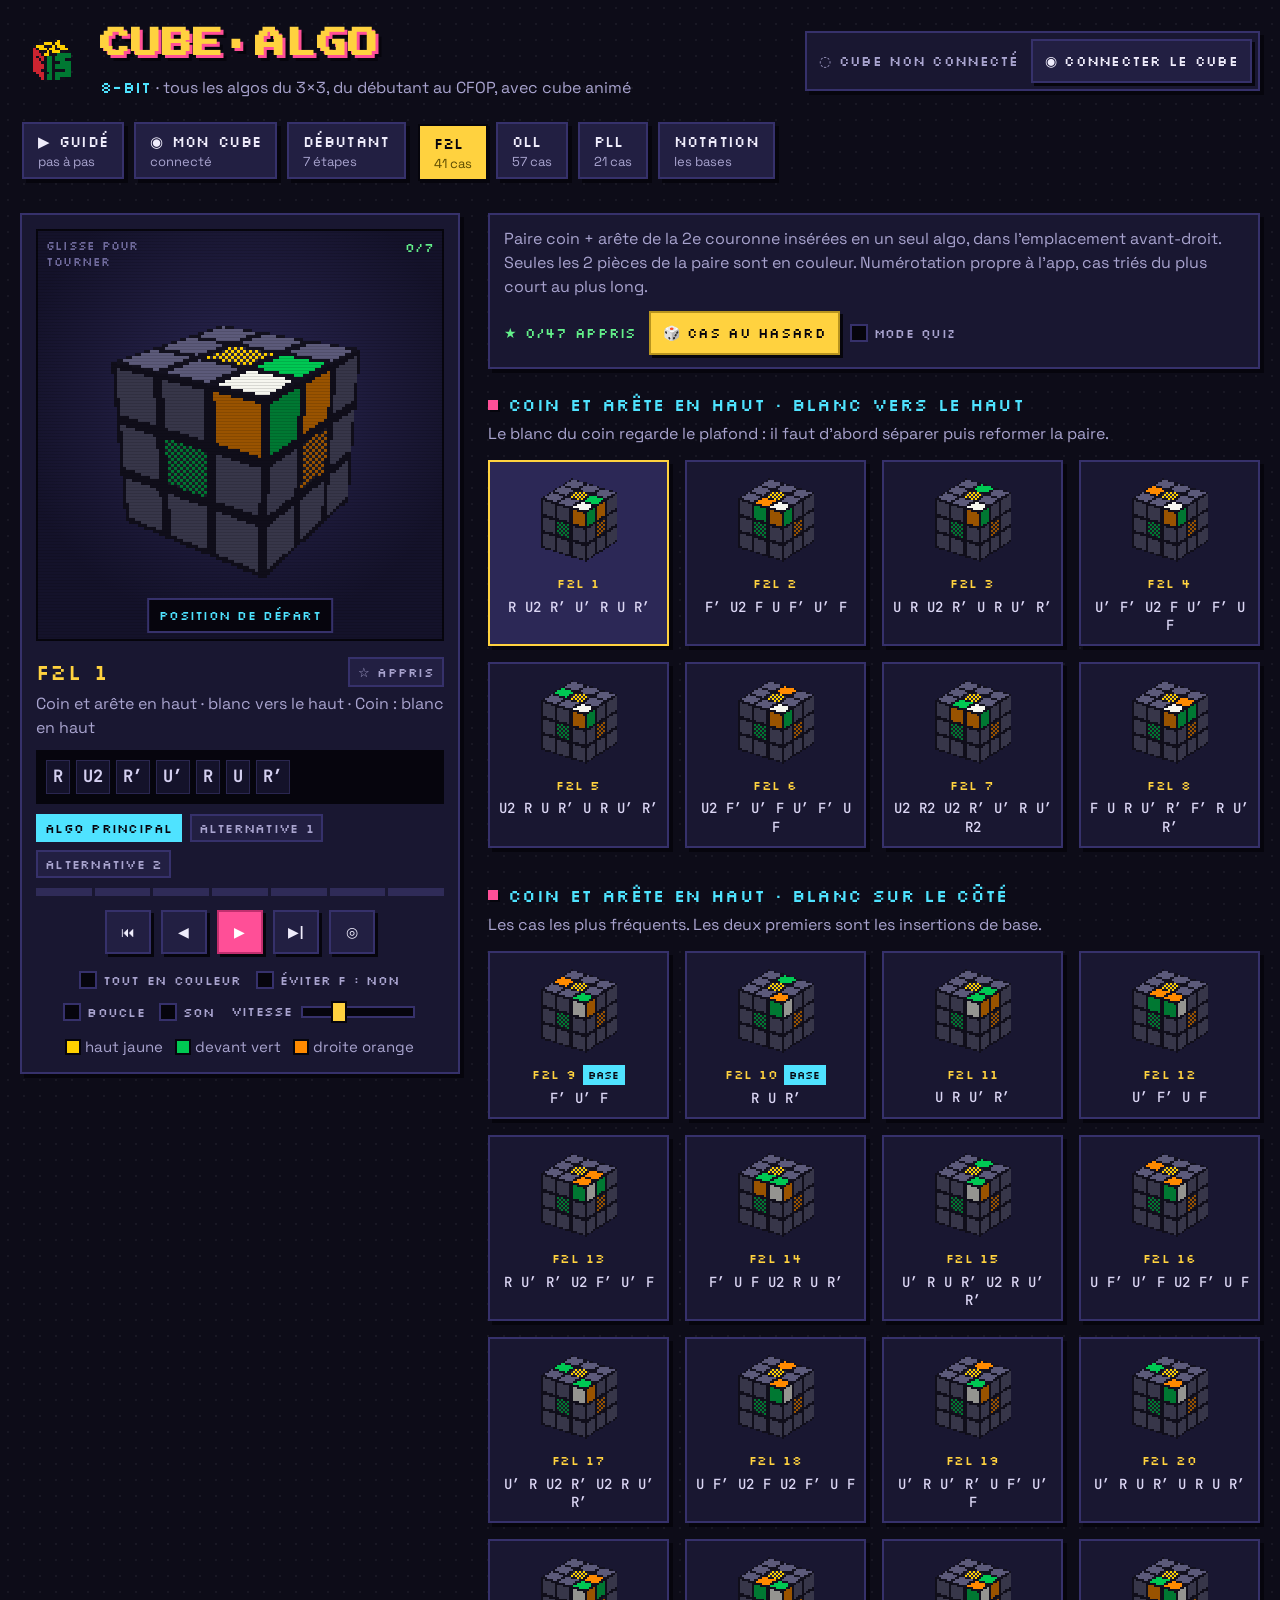
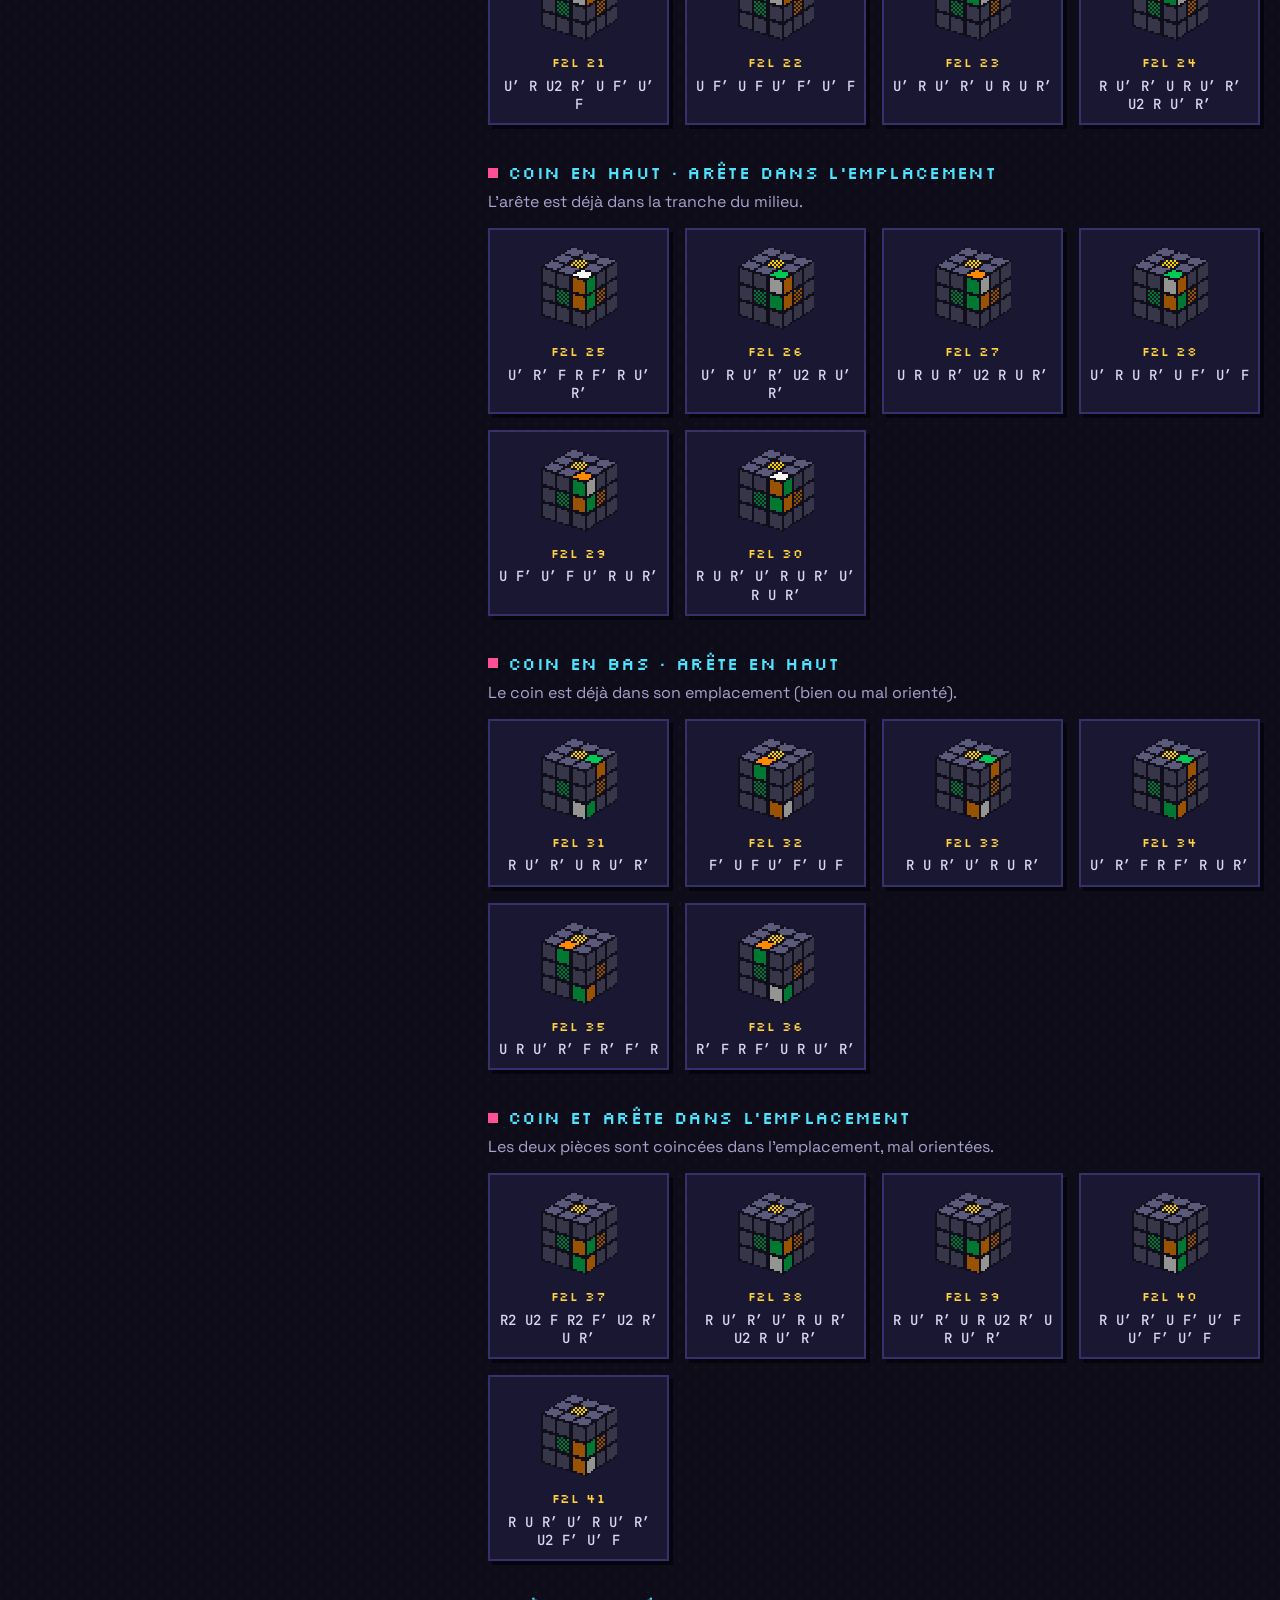
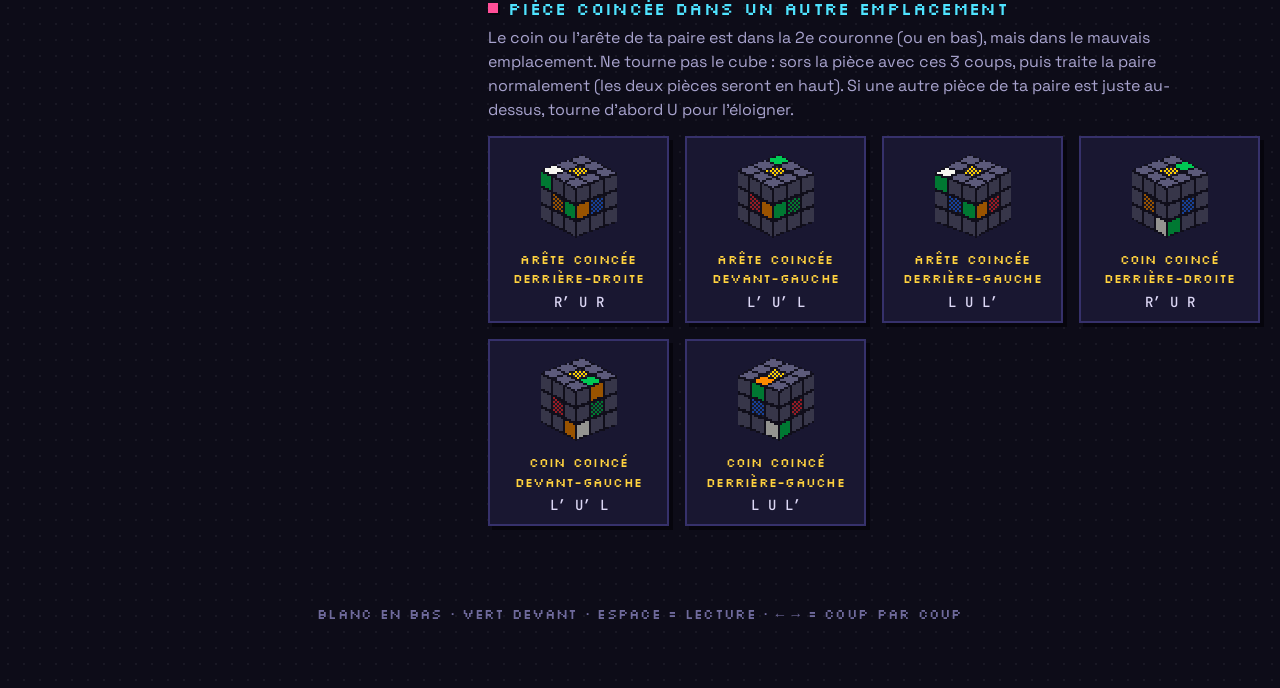
<file: index.html>
<!DOCTYPE html>
<html lang="fr">
<head>
<meta charset="utf-8">
<meta name="viewport" content="width=device-width, initial-scale=1">
<title>CUBE·ALGO 8-BIT</title>
<link rel="icon" href="favicon.svg" type="image/svg+xml">
<style>
@font-face{font-family:'Silkscreen';font-style:normal;font-weight:400;font-display:swap;src:url([data-uri]) format('woff2')}
@font-face{font-family:'Press Start 2P';font-style:normal;font-weight:400;font-display:swap;src:url([data-uri]) format('woff2')}
@font-face{font-family:'Space Grotesk';font-style:normal;font-weight:400;font-display:swap;src:url([data-uri]) format('woff2')}
@font-face{font-family:'Space Grotesk';font-style:normal;font-weight:500;font-display:swap;src:url([data-uri]) format('woff2')}
@font-face{font-family:'Space Grotesk';font-style:normal;font-weight:700;font-display:swap;src:url([data-uri]) format('woff2')}
@font-face{font-family:'JetBrains Mono';font-style:normal;font-weight:500;font-display:swap;src:url([data-uri]) format('woff2')}
@font-face{font-family:'JetBrains Mono';font-style:normal;font-weight:700;font-display:swap;src:url([data-uri]) format('woff2')}
:root{
  --bg:#0d0c18; --bg2:#121027; --panel:#191731; --panel2:#221f42; --panel3:#2c2856; --line:#36316b;
  --ink:#efecfb; --mute:#a9a4cf; --dim:#6f6a9c;
  --yel:#ffd23f; --pink:#ff4f97; --cyan:#4fe3ff; --grn:#63f08a; --blk:#06050d;
  --pixel:'Silkscreen','Press Start 2P',monospace; --arcade:'Press Start 2P','Silkscreen',monospace; --text:'Space Grotesk',ui-sans-serif,system-ui,sans-serif; --mono:'JetBrains Mono',ui-monospace,monospace;
  --sh:4px 4px 0 0 var(--blk);
}
*{box-sizing:border-box}
html,body{margin:0;background:var(--bg);color:var(--ink)}
body{font-family:var(--text);font-size:16px;line-height:1.5;min-height:100vh;-webkit-font-smoothing:antialiased;
  background-image:radial-gradient(rgba(255,255,255,.05) 1px,transparent 1.2px);background-size:16px 16px}
button{font-family:inherit}
b{font-weight:700}
.pf{font-family:var(--pixel);font-weight:400;letter-spacing:.02em}
.box{background:var(--panel);position:relative;box-shadow:inset 0 0 0 2px var(--line),var(--sh)}
.wrap{max-width:1280px;margin:0 auto;padding:22px 20px 60px}

/* ---- en-tête ---- */
header{display:flex;align-items:center;gap:16px;flex-wrap:wrap;margin:0 0 20px}
#logoCube{width:64px;height:64px;image-rendering:pixelated}
.logo h1{margin:0;font-family:var(--arcade);font-size:clamp(20px,3.4vw,30px);color:var(--yel);letter-spacing:1px;
  text-shadow:3px 3px 0 var(--pink),6px 6px 0 var(--blk)}
.logo p{margin:8px 0 0;color:var(--mute);font-size:16px}
.logo p b{color:var(--cyan)}
header .conn{margin-left:auto;display:flex;align-items:center;gap:12px;flex-wrap:wrap;background:var(--panel);padding:8px 8px 8px 14px;box-shadow:inset 0 0 0 2px var(--line),var(--sh)}
.btStat{font-weight:700;font-size:14px;color:var(--mute);letter-spacing:.03em}
.btStat.on{color:var(--grn)}

/* ---- onglets ---- */
nav{display:flex;gap:10px;margin:0 0 24px;overflow-x:auto;padding:2px 6px 10px 2px;scrollbar-width:thin}
.tab{flex:none;font-family:var(--pixel);font-weight:700;font-size:15px;letter-spacing:.04em;padding:10px 16px 9px;border:0;cursor:pointer;
  color:var(--ink);background:var(--panel2);box-shadow:inset 0 0 0 2px var(--line),var(--sh);text-align:left;transition:transform .06s}
.tab small{display:block;margin-top:2px;font-size:13px;font-weight:400;color:var(--mute);letter-spacing:0}
.tab:hover{background:var(--panel3)}
.tab.on{background:var(--yel);color:var(--blk);box-shadow:inset 0 0 0 2px var(--blk),2px 2px 0 0 var(--blk);transform:translate(2px,2px)}
.tab.on small{color:#5c4b00}

/* ---- mise en page ---- */
.layout{display:grid;grid-template-columns:minmax(330px,440px) 1fr;gap:28px;align-items:start}
#viewer{position:sticky;top:14px;padding:16px}
#list{min-width:0}
@media (max-width:900px){.layout{grid-template-columns:1fr;gap:20px}#viewer{position:relative;top:0}
  header .conn{margin-left:0;width:100%;justify-content:space-between}}

/* ---- visionneuse ---- */
.stage{position:relative;display:flex;justify-content:center;margin:0 0 14px;padding:10px 0 6px;
  background:radial-gradient(circle at 50% 42%,#2a2652 0,#14122a 72%);box-shadow:inset 0 0 0 2px var(--blk)}
.stage::after{content:"";position:absolute;inset:0;pointer-events:none;background:repeating-linear-gradient(0deg,rgba(0,0,0,.12) 0 1px,transparent 1px 3px)}
#cv{image-rendering:pixelated;touch-action:none;cursor:grab;display:block}
#cv:active{cursor:grabbing}
.hud{position:absolute;left:10px;top:9px;font-size:12px;font-weight:700;color:var(--dim);letter-spacing:.06em;line-height:1.3;pointer-events:none;z-index:1}
.hud2{position:absolute;right:10px;top:9px;font-size:13px;font-weight:700;color:var(--grn);z-index:1}
.vtitle{display:flex;align-items:center;gap:10px;justify-content:space-between}
.vtitle h2{margin:0;font-family:var(--pixel);font-weight:700;font-size:22px;color:var(--yel);letter-spacing:.02em}
.vsub{color:var(--mute);margin:4px 0 10px;font-size:16px}
.alg{display:flex;flex-wrap:wrap;gap:6px;font-weight:700;font-size:19px;background:var(--blk);padding:10px;margin:10px 0;min-height:52px;align-items:center;cursor:default}
.alg span{padding:4px 7px;color:#d4cff0;background:#14122a;box-shadow:inset 0 0 0 1px #2a2650}
.alg span.done{color:var(--grn);background:#10261a;box-shadow:inset 0 0 0 1px #1e4a2c}
.alg span.rot{background:#123a44;color:var(--cyan);box-shadow:0 0 0 2px #1d6878}
.alg span.rot.done{color:var(--grn)}
.rothelp{font-size:18px;color:#bfe9f2;background:#0e2830;padding:8px 10px;margin:-4px 0 10px;box-shadow:inset 4px 0 0 var(--cyan);line-height:1.15}
.rothelp b{color:var(--cyan);font-weight:normal;font-family:'Press Start 2P','Courier New',monospace;font-size:9px;margin-right:4px}
.alg span.cur{background:var(--pink);color:#fff;box-shadow:none}
.alg span.pre{color:var(--cyan)}
.alg.hidden{filter:blur(7px);cursor:pointer}
.alts{display:flex;flex-wrap:wrap;gap:8px;margin-bottom:10px}
.alt{font-size:13px;font-weight:700;padding:6px 9px;background:var(--panel2);border:0;color:var(--mute);cursor:pointer;box-shadow:inset 0 0 0 2px var(--line)}
.alt.on{background:var(--cyan);color:var(--blk);box-shadow:none}
.bar{display:flex;gap:3px;margin:8px 0 14px;flex-wrap:wrap}
.bar i{flex:1;min-width:5px;height:8px;background:#2f2b58}
.bar i.d{background:var(--grn)}.bar i.c{background:var(--pink)}
.ctrl{display:flex;gap:10px;justify-content:center;margin:6px 0 14px}
.btn{font-family:var(--pixel);font-weight:700;font-size:15px;letter-spacing:.03em;min-width:46px;height:44px;padding:0 14px;border:0;cursor:pointer;
  background:var(--panel2);color:var(--ink);box-shadow:inset 0 0 0 2px var(--line),3px 3px 0 0 var(--blk);position:relative;transition:transform .05s}
.btn:hover{background:var(--panel3)}
.btn:active{transform:translate(2px,2px);box-shadow:inset 0 0 0 2px var(--line),1px 1px 0 0 var(--blk)}
.btn.big{background:var(--pink);color:#fff;box-shadow:inset 0 0 0 2px #c22f6f,3px 3px 0 0 var(--blk)}
.btn.big:hover{background:#ff69a8}
.btn.y{background:var(--yel);color:var(--blk);box-shadow:inset 0 0 0 2px #b8941f,3px 3px 0 0 var(--blk)}
.btn:disabled{opacity:.4;cursor:default}
#bRand{font-size:14px!important}
.opts{display:flex;flex-wrap:wrap;gap:8px 16px;align-items:center;justify-content:center}
.tg{font-size:13px;font-weight:700;display:flex;align-items:center;gap:8px;cursor:pointer;color:var(--mute);user-select:none;background:none;border:0;padding:4px 0;letter-spacing:.03em}
.tg .sq{width:14px;height:14px;background:var(--blk);box-shadow:0 0 0 2px var(--line)}
.tg.on{color:var(--ink)}.tg.on .sq{background:var(--grn);box-shadow:0 0 0 2px var(--blk)}
.spd{display:flex;align-items:center;gap:8px;font-size:13px;font-weight:700;color:var(--mute)}
input[type=range]{-webkit-appearance:none;appearance:none;width:110px;height:8px;background:var(--blk);box-shadow:0 0 0 2px var(--line)}
input[type=range]::-webkit-slider-thumb{-webkit-appearance:none;width:12px;height:18px;background:var(--yel);box-shadow:0 0 0 2px var(--blk);cursor:pointer;border-radius:0}
input[type=range]::-moz-range-thumb{width:12px;height:18px;background:var(--yel);border:2px solid var(--blk);border-radius:0}
.star{font-size:13px;font-weight:700;padding:7px 10px;border:0;cursor:pointer;background:var(--panel2);color:var(--mute);box-shadow:inset 0 0 0 2px var(--line);white-space:nowrap}
.star.on{background:var(--yel);color:var(--blk);box-shadow:none}
.legend{display:flex;gap:14px;flex-wrap:wrap;font-size:15px;color:var(--mute);margin-top:12px;justify-content:center}
.legend span{display:flex;align-items:center;gap:6px}
.legend i{width:12px;height:12px;display:inline-block;box-shadow:0 0 0 2px var(--blk)}
.cd{position:absolute;left:0;right:0;top:8px;display:flex;justify-content:center;pointer-events:none;font-family:var(--arcade);font-size:26px;color:var(--yel);text-shadow:4px 4px 0 var(--pink),8px 8px 0 var(--blk);opacity:0}
.cd.on{opacity:1;animation:pop .45s steps(3)}@keyframes pop{0%{transform:scale(1.6)}100%{transform:scale(1)}}
.badge{position:absolute;left:50%;bottom:10px;transform:translateX(-50%);font-size:13px;font-weight:700;letter-spacing:.04em;padding:6px 10px;background:var(--blk);color:var(--cyan);box-shadow:0 0 0 2px var(--line);white-space:nowrap;pointer-events:none;z-index:1}
.badge:empty{display:none}.badge.ok{color:var(--blk);background:var(--grn);box-shadow:0 0 0 2px var(--blk)}
#bGuideNext{width:100%;margin:4px 0 14px;height:48px;background:var(--grn);color:var(--blk);box-shadow:inset 0 0 0 2px #2e9c50,3px 3px 0 0 var(--blk)}

/* ---- listes d'algos ---- */
.toolbar{display:flex;flex-wrap:wrap;gap:12px;align-items:center;margin:0 0 22px;padding:14px 16px;background:var(--panel);box-shadow:inset 0 0 0 2px var(--line),var(--sh)}
.toolbar .info{color:var(--mute);flex:1;min-width:220px;font-size:16px}
.prog{font-size:14px;font-weight:700;color:var(--grn)}
.sec{margin:0 0 34px}
.sec h3{font-size:18px;font-weight:700;color:var(--cyan);margin:0 0 4px;display:flex;align-items:center;gap:10px;letter-spacing:.02em}
.sec h3::before{content:"";width:10px;height:10px;background:var(--pink);box-shadow:2px 2px 0 var(--blk)}
.sec .d{color:var(--mute);margin:0 0 14px;max-width:72ch;font-size:16px}
.grid{display:grid;grid-template-columns:repeat(auto-fill,minmax(150px,1fr));gap:16px}
.card{padding:12px 10px 12px;cursor:pointer;display:flex;flex-direction:column;align-items:center;text-align:center;transition:transform .06s}
.card:hover{transform:translate(-2px,-2px);background:var(--panel2)}
.card.sel{background:var(--panel3);box-shadow:inset 0 0 0 2px var(--yel),var(--sh)}
.card canvas{image-rendering:pixelated;width:96px;height:96px}
.card .n{font-size:14px;font-weight:700;color:var(--yel);margin:6px 0 4px;display:flex;gap:6px;align-items:center;flex-wrap:wrap;justify-content:center}
.card .a{font-size:15px;color:#dcd7f5;line-height:1.3;word-spacing:1px}
.card .tag{font-size:11px;background:var(--cyan);color:var(--blk);padding:2px 5px}
.card.learned .n::after{content:"★";color:var(--grn)}
footer{color:var(--dim);text-align:center;margin-top:40px;font-size:14px!important;letter-spacing:.06em}

/* ---- guide ---- */
.gbox{padding:20px 22px 20px;margin:0 0 22px}
.ghead{display:flex;justify-content:space-between;align-items:center;gap:10px;margin-bottom:10px;flex-wrap:wrap}
.ghead h3{margin:0;font-size:15px;color:var(--mute);letter-spacing:.08em}
.lvl{font-size:13px;font-weight:700;background:var(--cyan);color:var(--blk);padding:4px 8px}
.gtxt{color:#dcd7f5;margin:6px 0 12px;max-width:72ch}.gtxt b,.why b,.tip b{color:var(--yel)}
.gq{font-size:15px;color:var(--cyan);margin:18px 0 6px;letter-spacing:.06em}
.gstep{font-size:18px;color:var(--pink);margin:16px 0 8px}
.why{background:var(--bg2);padding:12px 14px;color:#cfcaee;box-shadow:inset 3px 0 0 var(--cyan);margin:8px 0 12px;font-size:16px}
.whyb{background:none;border:0;color:var(--cyan);font-size:14px;font-weight:700;cursor:pointer;padding:4px 0;letter-spacing:.04em}
.tip{background:#24142f;padding:10px 14px;box-shadow:inset 3px 0 0 var(--pink);margin:8px 0 12px;font-size:16px}
.pills{display:flex;flex-wrap:wrap;gap:6px;margin:4px 0 6px}
.pill{font-size:12px;font-weight:700;padding:4px 8px;background:var(--bg2);color:var(--dim);box-shadow:inset 0 0 0 2px #26224a;letter-spacing:.03em}
.pill.d{background:#123a22;color:var(--grn);box-shadow:none}.pill.c{background:var(--yel);color:var(--blk);box-shadow:none}
.choices{display:flex;flex-direction:column;gap:10px;margin:10px 0 6px}
.choice{text-align:left;border:0;cursor:pointer;background:var(--panel2);color:var(--ink);padding:12px 14px;box-shadow:inset 0 0 0 2px var(--line),3px 3px 0 0 var(--blk);position:relative;transition:transform .05s}
.choice:hover{background:var(--panel3)}.choice:active{transform:translate(2px,2px)}
.choice span{font-size:15px;font-weight:700;letter-spacing:.04em}.choice small{display:block;margin-top:2px;color:var(--mute);font-size:15px}
.choice.ok{background:#16351f;box-shadow:inset 0 0 0 2px #2c7a45,3px 3px 0 0 var(--blk)}.choice.ok span{color:var(--grn)}
.gbox .grid{margin:6px 0 12px}
.gnav{display:flex;flex-wrap:wrap;gap:12px;margin-top:16px}
.gnav.small{border-top:2px dashed var(--line);padding-top:14px;margin-top:20px}.gnav.small .btn{font-size:14px;height:38px}
.bravo{font-family:var(--arcade);font-size:28px;color:var(--yel);text-shadow:3px 3px 0 var(--pink),6px 6px 0 var(--blk);margin:16px 0;animation:bl 1s steps(2) 3}
.blink{animation:bl 1s steps(2) infinite}@keyframes bl{50%{opacity:0}}

/* ---- étapes détaillées ---- */
.track{display:flex;gap:4px;margin:0 0 16px}
.track span{flex:1;min-width:0;padding:6px 4px 5px;font-size:12px;font-weight:700;text-align:center;background:var(--bg2);color:var(--dim);box-shadow:inset 0 0 0 2px #26224a;white-space:nowrap;overflow:hidden;text-overflow:ellipsis}
.track span.d{background:#123a22;color:var(--grn);box-shadow:none}
.track span.c{background:var(--yel);color:var(--blk);box-shadow:none}
.sthead{display:flex;align-items:center;gap:14px;margin:4px 0 12px}
.stnum{flex:none;min-width:62px;height:62px;display:grid;place-items:center;background:var(--pink);color:#fff;font-family:var(--arcade);font-size:18px;box-shadow:inset 0 0 0 2px #c22f6f,var(--sh)}
.stnum small{font-size:10px;opacity:.8;margin-left:2px}
.stkicker{font-size:13px;font-weight:700;color:var(--mute);letter-spacing:.1em}
.stname{margin:2px 0 0;font-size:26px;line-height:1.1;color:var(--yel);letter-spacing:.01em}
.ingros{background:var(--bg2);padding:12px 14px;box-shadow:inset 3px 0 0 var(--yel);margin:0 0 14px}
.ingros b{display:block;font-size:13px;color:var(--yel);letter-spacing:.1em;margin-bottom:2px}
.ingros p{margin:0;font-size:18px}
.subtasks{margin:0 0 16px}
.lbl{display:flex;justify-content:space-between;align-items:baseline;font-size:13px;font-weight:700;color:var(--mute);letter-spacing:.1em;margin:0 0 6px}
.lbl span{color:var(--grn)}
.strow{display:flex;align-items:center;gap:10px;padding:7px 10px;margin-bottom:4px;background:var(--bg2);font-size:16px;color:var(--dim)}
.strow i{flex:none;width:18px;height:18px;display:grid;place-items:center;font-style:normal;font-size:12px;box-shadow:inset 0 0 0 2px #36316b}
.strow.done{color:var(--grn)}.strow.done i{background:var(--grn);color:var(--blk);box-shadow:none}
.strow.cur{color:var(--ink);background:var(--panel3);box-shadow:inset 3px 0 0 var(--pink)}.strow.cur i{background:var(--pink);color:#fff;box-shadow:none}
.now{background:var(--panel2);padding:16px;margin:0 0 16px;box-shadow:inset 0 0 0 2px var(--pink),var(--sh)}
.now h4{margin:0 0 12px;font-size:20px;color:var(--ink)}
.now h4 small{display:block;font-size:13px;color:var(--pink);letter-spacing:.1em}
.sstep{display:grid;grid-template-columns:28px 1fr;gap:10px;margin:0 0 14px}
.sstep>i{width:28px;height:28px;display:grid;place-items:center;font-style:normal;font-weight:700;background:var(--blk);color:var(--yel);box-shadow:inset 0 0 0 2px var(--line)}
.sstep b.t{display:block;font-size:13px;color:var(--mute);letter-spacing:.1em;margin-top:3px}
.sstep p{margin:2px 0 0}
.chip{display:inline-block;width:14px;height:14px;vertical-align:-2px;margin:0 4px 0 2px;box-shadow:0 0 0 2px var(--blk)}
.lvnext{display:flex;align-items:center;gap:14px;background:var(--blk);padding:10px 12px;box-shadow:inset 3px 0 0 var(--pink);margin:8px 0 4px}
.lvnext.fix{box-shadow:inset 3px 0 0 var(--yel)}
.lvnext b{flex:none;min-width:56px;height:46px;display:grid;place-items:center;font-size:22px;box-shadow:0 0 0 2px var(--blk),inset 0 0 0 2px rgba(0,0,0,.25)}
.lvnext span{font-size:15px;font-weight:700;display:block;letter-spacing:.03em}.lvnext small{color:var(--mute);font-size:15px}
.lvcase{display:flex;align-items:center;gap:14px;margin:6px 0 0}.lvcase canvas{width:72px;height:72px;image-rendering:pixelated;background:var(--blk)}
.lvcase span{font-size:16px;font-weight:700;color:var(--yel);display:block}.lvcase small{color:var(--mute);font-size:15px}
.whyalgo{background:#0f2730;padding:10px 14px;box-shadow:inset 3px 0 0 var(--cyan);margin:4px 0 0;font-size:16px}
.whyalgo b{display:block;font-size:13px;color:var(--cyan);letter-spacing:.1em}
.altlist{margin:8px 0 0;font-size:15px;color:var(--mute)}
.altlist code{font-family:var(--pixel);color:#dcd7f5;background:var(--blk);padding:1px 6px;margin-right:4px}
details.acc{margin:0 0 8px;background:var(--bg2);box-shadow:inset 0 0 0 2px #26224a}
details.acc summary{cursor:pointer;list-style:none;padding:10px 14px;font-size:14px;font-weight:700;color:var(--cyan);letter-spacing:.08em;display:flex;justify-content:space-between}
details.acc summary::-webkit-details-marker{display:none}
details.acc summary::after{content:"+";color:var(--mute)}
details.acc[open] summary::after{content:"–"}
details.acc .in{padding:0 14px 12px}
ol.how{margin:0;padding:0;list-style:none;counter-reset:h}
ol.how li{counter-increment:h;position:relative;padding:4px 0 4px 34px}
ol.how li::before{content:counter(h);position:absolute;left:0;top:4px;width:22px;height:22px;display:grid;place-items:center;font-size:13px;font-weight:700;background:var(--panel3);color:var(--yel)}
.keys{display:grid;grid-template-columns:repeat(auto-fill,minmax(210px,1fr));gap:8px}
.key{background:var(--panel);padding:10px 12px;box-shadow:inset 0 0 0 2px var(--line);text-align:left;border:0;color:var(--ink);font-size:15px}
button.key{cursor:pointer}button.key:hover{background:var(--panel2)}
.key b{color:var(--yel);display:block;font-size:14px}.key code{display:block;font-family:var(--pixel);font-weight:700;color:var(--cyan);margin:3px 0}
.key span{color:var(--mute)}

/* ---- cube connecté ---- */
body.islive #bReset,body.islive #bBack,body.islive #bPlay,body.islive .opts,body.islive #btnStar,body.islive #vAlts{display:none}
.lvtop{display:flex;align-items:center;gap:12px;flex-wrap:wrap;justify-content:space-between}
.lvpal{display:flex;gap:10px;flex-wrap:wrap;margin:8px 0 14px}
.lvsw{width:32px;height:32px;border:0;cursor:pointer;box-shadow:0 0 0 2px var(--blk)}
.lvsw.on{box-shadow:0 0 0 2px var(--blk),0 0 0 5px var(--yel)}
.lvnet{display:grid;grid-template-columns:repeat(4,auto);gap:6px;justify-content:start;margin-bottom:6px}
.lvface{display:grid;grid-template-columns:repeat(3,20px);gap:2px;background:var(--blk);padding:2px}
.lvs{width:20px;height:20px;border:0;padding:0;cursor:pointer}
.lvs.ctr{cursor:default;box-shadow:inset 0 0 0 2px rgba(0,0,0,.35)}
.lvrow{display:flex;gap:10px}
.lvin{flex:1;min-width:0;font-family:var(--pixel);font-size:17px;background:var(--blk);color:var(--ink);border:0;padding:8px 10px;box-shadow:inset 0 0 0 2px var(--line)}
.methods{display:grid;grid-template-columns:repeat(3,1fr);gap:10px;margin:8px 0 14px}
.methods .choice{padding:12px}
@media (max-width:620px){.methods{grid-template-columns:1fr}.track span{font-size:0;padding:4px 0;height:10px}.stname{font-size:22px}}
.lvtoast{position:fixed;left:50%;bottom:22px;transform:translateX(-50%) translateY(160%);z-index:60;background:var(--blk);color:var(--cyan);font-size:15px;font-weight:700;letter-spacing:.03em;padding:12px 16px;box-shadow:0 0 0 2px var(--line),var(--sh);max-width:92vw;text-align:center;transition:transform .15s steps(3)}
.lvtoast.on{transform:translateX(-50%) translateY(0)}
.small{font-size:15px;color:var(--mute)}

/* typographie : pixel pour l'interface, lisible pour le texte */
.tab,.btn,.stkicker,.lbl,.ingros b,.sstep b.t,.whyalgo b,.gq,.ghead h3,.track span,.pill,.badge,.hud,.hud2,.lvl,.tg,.star,.alt,.card .n,.sec h3,
.stname,.vtitle h2,.choice span,details.acc summary,.btStat,.lvnext span,.now h4 small,.prog,.card .tag,.gstep,.whyb,.spd,.lvcase span,.key b,.logo p b,footer{
  font-family:var(--pixel);font-weight:400;letter-spacing:.02em}
.tab{font-size:15px}.btn{font-size:14px}.stname{font-size:28px}.vtitle h2{font-size:22px}
.alg,.card .a,.altlist code,.key code,.lvin,.lvnext b{font-family:var(--mono);font-weight:700}
.alg{font-size:17px}.card .a{font-size:14px;font-weight:500}.lvnext b{font-size:20px}
.choice small,.tab small{font-family:var(--text)}
.ingros p{font-weight:500}
body.islive header .conn{display:none}
.toolbar .info{flex:1 1 100%}
.card .a[style*="color"]{font-family:var(--text);font-weight:400;font-size:14px}
.card .n{font-size:13px}
.lvtoast{font-family:var(--text);font-weight:700}
@media (max-width:620px){
  .gbox{padding:16px 14px}.now{padding:12px}.sstep{grid-template-columns:24px 1fr;gap:8px}.sstep>i{width:24px;height:24px}
  .lvnext{align-items:flex-start}.lvnext span{font-size:12px;line-height:1.5}.lvnext small{font-size:14px}
  .stnum{min-width:52px;height:52px;font-size:15px}.ingros p{font-size:16px}
}
</style>
</head>
<body>
<div class="wrap">
  <header>
    <canvas id="logoCube" width="24" height="24"></canvas>
    <div class="logo">
      <h1>CUBE·ALGO</h1>
      <p><b>8-BIT</b> · tous les algos du 3×3, du débutant au CFOP, avec cube animé</p>
    </div>
    <div class="conn"><span class="btStat">◌ CUBE NON CONNECTÉ</span><button class="btn btBtn" onclick="btToggle()">◉ CONNECTER LE CUBE</button></div>
  </header>

  <nav id="tabs"></nav>

  <div class="layout">
    <section id="viewer" class="box">
      <div class="stage">
        <canvas id="cv"></canvas>
        <div class="hud">GLISSE POUR<br>TOURNER</div>
        <div class="hud2" id="hudMoves">0/0</div>
        <div id="cd" class="cd"></div>
        <div id="badge" class="badge"></div>
      </div>
      <div class="vtitle"><h2 id="vName">—</h2><button class="star" id="btnStar">☆ APPRIS</button></div>
      <div class="vsub" id="vSub"></div>
      <div class="alg" id="vAlg" title="Touche pour révéler"></div>
      <div class="rothelp" id="vRot" style="display:none"></div>
      <div class="alts" id="vAlts"></div>
      <div class="bar" id="vBar"></div>
      <div class="ctrl">
        <button class="btn" id="bReset" title="Recommencer">⏮</button>
        <button class="btn" id="bBack" title="Coup précédent">◀</button>
        <button class="btn big" id="bPlay" title="Lecture">▶</button>
        <button class="btn" id="bFwd" title="Coup suivant">▶|</button>
        <button class="btn" id="bView" title="Recentrer la vue">◎</button>
      </div>
      <button class="btn" id="bGuideNext" style="display:none">✓ C’EST FAIT · ÉTAPE SUIVANTE</button>
      <div class="opts">
        <button class="tg" id="tFull"><span class="sq"></span>TOUT EN COULEUR</button>
        <button class="tg" id="tNoF" title="Non → Auto (rotations seulement si plus simple) → Toujours (aucun F/B)"><span class="sq"></span><span id="tNoFl">ÉVITER F : NON</span></button>
        <button class="tg" id="tLoop"><span class="sq"></span>BOUCLE</button>
        <button class="tg" id="tSound"><span class="sq"></span>SON</button>
        <label class="spd">VITESSE <input type="range" id="speed" min="0.4" max="3" step="0.1" value="1.2"></label>
      </div>
      <div class="legend">
        <span><i style="background:#ffd000"></i>haut jaune</span>
        <span><i style="background:#00c853"></i>devant vert</span>
        <span><i style="background:#ff8a00"></i>droite orange</span>
      </div>
    </section>

    <section id="list"></section>
  </div>
  <footer class="pf" style="font-size:8px;line-height:2">BLANC EN BAS · VERT DEVANT · ESPACE = LECTURE · ← → = COUP PAR COUP</footer>
</div>

<script>
// ===== CUBE CONNECTÉ : moteur d'état, suivi des mouvements et guide automatique =====
// Repère : jaune en haut (U), blanc en bas (D), vert devant (F), orange à droite (R).
// Une couleur est notée par la lettre de la face dont c'est le centre.
(function (G) {
  const FACES = ['U', 'R', 'F', 'D', 'L', 'B'];
  const NORMALS = { U: [0, 1, 0], D: [0, -1, 0], R: [1, 0, 0], L: [-1, 0, 0], F: [0, 0, 1], B: [0, 0, -1] };
  const dot = (a, b) => a[0] * b[0] + a[1] * b[1] + a[2] * b[2];
  const cross = (a, b) => [a[1] * b[2] - a[2] * b[1], a[2] * b[0] - a[0] * b[2], a[0] * b[1] - a[1] * b[0]];
  const key = (p, n) => p.join(',') + '|' + n.join(',');
  const fix0 = (v) => v.map((x) => x + 0);
  function rotCW(v, a) { const d = dot(a, v), c = cross(a, v); return fix0([d * a[0] - c[0], d * a[1] - c[1], d * a[2] - c[2]]); }

  const STICKERS = [], INDEX = new Map();
  for (const f of FACES) {
    const n = NORMALS[f];
    for (let x = -1; x <= 1; x++) for (let y = -1; y <= 1; y++) for (let z = -1; z <= 1; z++) {
      const p = [x, y, z]; if (dot(p, n) !== 1) continue;
      INDEX.set(key(p, n), STICKERS.length); STICKERS.push({ pos: p, normal: n, face: f });
    }
  }
  const sIdx = (p, n) => INDEX.get(key(p, n));
  const PERM = {};
  for (const f of FACES) for (const q of [1, 3]) {
    const n = NORMALS[f];
    PERM[f + q] = STICKERS.map((s, i) => {
      if (dot(s.pos, n) !== 1) return i;
      let p = s.pos, nn = s.normal;
      for (let t = 0; t < q; t++) { p = rotCW(p, n); nn = rotCW(nn, n); }
      return INDEX.get(key(p, nn));
    });
  }
  const solved = () => STICKERS.map((s) => s.face);
  function turn(st, f, q) { // q : 1 = horaire, 2, 3 = anti-horaire
    q = ((q % 4) + 4) % 4; if (!q) return st;
    if (q === 2) return turn(turn(st, f, 1), f, 1);
    const P = PERM[f + q], out = new Array(54);
    for (let i = 0; i < 54; i++) out[P[i]] = st[i];
    return out;
  }
  const isSolved = (st) => st.every((c, i) => c === STICKERS[i].face);

  // ---- pièces ----
  const POS = [];
  for (let x = -1; x <= 1; x++) for (let y = -1; y <= 1; y++) for (let z = -1; z <= 1; z++) {
    const nz = (x !== 0) + (y !== 0) + (z !== 0); if (nz >= 2) POS.push([x, y, z]);
  }
  const POS_ST = new Map(POS.map((p) => [p.join(), STICKERS.map((s, i) => [s, i]).filter(([s]) => s.pos.join() === p.join()).map(([, i]) => i)]));
  const posSt = (p) => POS_ST.get(p.join());
  function homeOf(cols) { const p = [0, 0, 0]; for (const c of cols) { const n = NORMALS[c]; p[0] += n[0]; p[1] += n[1]; p[2] += n[2]; } return p; }
  function findPiece(st, cols) {
    const want = [...cols].sort().join('');
    for (const p of POS) { const idx = posSt(p); if (idx.length === cols.length && idx.map((i) => st[i]).sort().join('') === want) return p; }
    return null;
  }
  const pieceSolved = (st, cols) => posSt(homeOf(cols)).every((i) => st[i] === STICKERS[i].face);
  const piecePlaced = (st, cols) => { const p = findPiece(st, cols); return p && p.join() === homeOf(cols).join(); };
  const colorAt = (st, p, n) => st[sIdx(p, n)];

  // ---- conversion d'un algo (avec rotations, tranches, doubles couches) en quarts de tour ----
  const RING = ['F', 'R', 'B', 'L'];
  const ROT = {
    x: [['U', 'F'], ['F', 'D'], ['D', 'B'], ['B', 'U']],
    y: [['L', 'F'], ['F', 'R'], ['R', 'B'], ['B', 'L']],
    z: [['R', 'U'], ['U', 'L'], ['L', 'D'], ['D', 'R']],
  };
  function rotate(frame, axis, amt) {
    for (let t = 0; t < ((amt % 4) + 4) % 4; t++) {
      const old = { ...frame };
      for (const [dst, src] of ROT[axis]) frame[dst] = old[src];
    }
  }
  const WIDE = { r: ['L', 'x', 1], l: ['R', 'x', -1], u: ['D', 'y', 1], d: ['U', 'y', -1], f: ['B', 'z', 1], b: ['F', 'z', -1] };
  const SLICE = { M: [['R', 1], ['L', -1], 'x', -1], E: [['U', 1], ['D', -1], 'y', -1], S: [['F', -1], ['B', 1], 'z', 1] };
  const splitAlg = (alg) => alg.replace(/[()]/g, ' ').trim().split(/\s+/).filter(Boolean);
  function parseTok(t) {
    const m = t.match(/^([URFDLBMESxyzurfdlb])(w?)(2?)('?)(2?)$/);
    if (!m) throw new Error('Mouvement inconnu : ' + t);
    let b = m[1]; if (m[2]) b = b.toLowerCase();
    let amt = (m[3] || m[5]) ? 2 : 1; if (m[4]) amt = -amt;
    return { b, amt };
  }
  // Renvoie [{tok, chunks:[{U:1,...}]}] ; k = nombre de rotations y de départ (vue).
  function convert(alg, k = 0) {
    const frame = { U: 'U', D: 'D', F: 'F', B: 'B', R: 'R', L: 'L' };
    rotate(frame, 'y', k);
    return splitAlg(alg).map((tok) => {
      const { b, amt } = parseTok(tok);
      const chunks = [];
      const q = (a) => ((a % 4) + 4) % 4;
      if ('URFDLB'.includes(b)) chunks.push({ [frame[b]]: q(amt) });
      else if ('xyz'.includes(b)) rotate(frame, b, amt);
      else if (WIDE[b]) { const [f, ax, s] = WIDE[b]; chunks.push({ [frame[f]]: q(amt) }); rotate(frame, ax, s * amt); }
      else if (SLICE[b]) { const [[f1, s1], [f2, s2], ax, s] = SLICE[b]; chunks.push({ [frame[f1]]: q(s1 * amt), [frame[f2]]: q(s2 * amt) }); rotate(frame, ax, s * amt); }
      return { tok, chunks };
    });
  }
  function applyChunks(st, conv) {
    for (const t of conv) for (const ch of t.chunks) for (const f in ch) st = turn(st, f, ch[f]);
    return st;
  }
  const applyAlg = (st, alg, k = 0) => applyChunks(st, convert(alg, k));
  const qCount = (conv) => conv.reduce((a, t) => a + t.chunks.reduce((b, ch) => b + Object.values(ch).reduce((c, v) => c + (v === 2 ? 2 : 1), 0), 0), 0);
  const U_PRE = ['', 'U', 'U2', "U'"];

  // ---- suivi des mouvements de l'utilisateur ----
  class Tracker {
    constructor(conv) {
      this.conv = conv; this.pending = [];
      conv.forEach((t, i) => t.chunks.forEach((ch) => this.pending.push({ need: { ...ch }, tok: i })));
      this.fix = 0;
    }
    get done() { return this.pending.length === 0; }
    // index du premier token pas encore terminé
    get cur() { const p = this.pending.find((c) => !c.fix); return p ? p.tok : this.conv.length; }
    next() { const c = this.pending[0]; if (!c) return null; const f = Object.keys(c.need)[0]; return f + (c.need[f] === 3 ? "'" : c.need[f] === 2 ? '2' : ''); }
    move(f, d) { // d : 1 ou -1 ; renvoie true si attendu
      const c = this.pending[0];
      if (c && c.need[f] !== undefined) {
        const r = ((c.need[f] - d) % 4 + 4) % 4;
        if (r) c.need[f] = r; else delete c.need[f];
        if (!Object.keys(c.need).length) { this.pending.shift(); if (c.fix) this.fix--; }
        return true;
      }
      this.pending.unshift({ need: { [f]: ((-d % 4) + 4) % 4 }, tok: -1, fix: true });
      this.fix++;
      return false;
    }
  }

  // ---- méthodes de résolution ----
  let DATA = null, ITEMS = {};
  const CROSS = ['F', 'R', 'B', 'L'].map((c) => ['D', c]);
  const CORNERS = RING.map((f, i) => ['D', f, RING[(i + 1) % 4]]);
  const MIDS = RING.map((f, i) => [f, RING[(i + 1) % 4]]);
  const crossOK = (st) => CROSS.every((e) => pieceSolved(st, e));
  const slotOK = (st, i) => pieceSolved(st, CORNERS[i]) && pieceSolved(st, MIDS[i]);
  const f2lOK = (st) => crossOK(st) && [0, 1, 2, 3].every((i) => slotOK(st, i));
  const topEdgesOriented = (st) => RING.every((f) => { const n = NORMALS[f]; return colorAt(st, [n[0], 1, n[2]], [0, 1, 0]) === 'U'; });
  const topYellow = (st) => STICKERS.every((s, i) => s.face !== 'U' || st[i] === 'U');
  const TOPC = RING.map((f, i) => ['U', f, RING[(i + 1) % 4]]);
  const withAUF = (st, fn) => [0, 1, 2, 3].some((a) => fn(turn(st, 'U', a)));
  const cornersPermuted = (st) => withAUF(st, (s) => TOPC.every((c) => piecePlaced(s, c)));
  // vue k telle que l'emplacement avant-droit soit en (x, z)
  function viewForFR(x, z) {
    for (let k = 0; k < 4; k++) { const f = NORMALS[RING[k]], r = NORMALS[RING[(k + 1) % 4]]; if (f[0] + r[0] === x && f[2] + r[2] === z) return k; }
    return 0;
  }
  const NAME = { U: 'jaune', D: 'blanc', F: 'vert', B: 'bleu', R: 'orange', L: 'rouge' };
  const pname = (cols) => cols.map((c) => NAME[c]).join('-');

  // Croix : IDA* arête par arête
  const M18 = []; for (const f of FACES) for (const t of ['', '2', "'"]) M18.push(f + t);
  const P18 = M18.map((m) => { const q = m.endsWith('2') ? 2 : m.endsWith("'") ? 3 : 1; return STICKERS.map((_, i) => { let j = i; for (let t = 0; t < (q === 3 ? 1 : q); t++) j = PERM[m[0] + (q === 3 ? 3 : 1)][j]; return j; }); });
  const DIST = new Map();
  function distTable(h) {
    if (DIST.has(h)) return DIST.get(h);
    const d = new Array(54).fill(99); d[h] = 0; let fr = [h];
    while (fr.length) { const nx = []; for (const i of fr) for (const P of P18) if (d[P[i]] === 99) { d[P[i]] = d[i] + 1; nx.push(P[i]); } fr = nx; }
    DIST.set(h, d); return d;
  }
  function crossSearch(st, targets) {
    const homes = targets.map((t) => sIdx(homeOf(t), NORMALS.D));
    const tabs = homes.map(distTable);
    const start = targets.map((t) => posSt(findPiece(st, t)).find((i) => st[i] === 'D'));
    const h = (cur) => Math.max(...cur.map((v, i) => tabs[i][v]));
    const path = [];
    const dfs = (cur, g, bound, last) => {
      const f = g + h(cur); if (f > bound) return f;
      if (cur.every((v, i) => v === homes[i])) return true;
      let min = 99;
      for (let m = 0; m < 18; m++) {
        if (M18[m][0] === last) continue;
        path.push(M18[m]);
        const r = dfs(cur.map((v) => P18[m][v]), g + 1, bound, M18[m][0]);
        if (r === true) return true;
        path.pop(); if (r < min) min = r;
      }
      return min;
    };
    let bound = h(start);
    for (let it = 0; it < 14; it++) { const r = dfs(start, 0, bound, null); if (r === true) return path.join(' '); bound = r; }
    return null;
  }

  // Construit une étape à partir d'un algo
  function mkStep(stage, title, detail, alg, k, id, extra = {}) {
    const conv = convert(alg, k);
    return { stage, title, detail, alg, view: k, id: id || null, conv, pre: '', main: alg, ...extra, n: qCount(conv) };
  }
  function algsOf(ids, withAlts = true) {
    const out = [];
    for (const id of ids) { const it = ITEMS[id]; if (!it) continue; out.push({ id, alg: it.alg }); if (withAlts) for (const a of it.alts || []) out.push({ id, alg: a }); }
    return out;
  }
  const CACHE = new Map();
  function convC(alg, k) { const kk = k + '|' + alg; if (!CACHE.has(kk)) CACHE.set(kk, convert(alg, k)); return CACHE.get(kk); }
  // Cherche le meilleur cas : vue k parmi views, pré-rotation U, algo parmi cands.
  function findCase(st, cands, views, goal) {
    let best = null;
    for (const k of views) for (const pre of U_PRE) {
      const s0 = pre ? turn(st, 'U', pre === 'U' ? 1 : pre === 'U2' ? 2 : 3) : st;
      for (const c of cands) {
        const conv = convC(c.alg, k);
        const s1 = applyChunks(s0, conv);
        if (!goal(s1)) continue;
        const cost = qCount(conv) + (pre ? 1 : 0);
        if (!best || cost < best.cost) best = { ...c, k, pre, cost, after: s1 };
      }
    }
    return best;
  }
  // Recherche en plusieurs algos (étapes avec répétitions)
  function chainCase(st, cands, goal, depth) {
    for (let d = 1; d <= depth; d++) {
      const path = [];
      const dfs = (s, left) => {
        for (const pre of U_PRE) {
          const s0 = pre ? applyAlg(s, pre) : s;
          for (const c of cands) {
            const s1 = applyChunks(s0, convC(c.alg, 0));
            path.push({ ...c, pre, k: 0, after: s1 });
            if (left === 1 ? goal(s1) : dfs(s1, left - 1)) return true;
            path.pop();
          }
        }
        return false;
      };
      if (dfs(st, d)) return path;
    }
    return null;
  }
  const withPre = (c) => (c.pre ? c.pre + ' ' : '') + c.alg;
  const holdTxt = (k) => `vert devant`.replace('vert', NAME[RING[k]]);

  function planCross(P) {
    for (let n = 0; n < 4; n++) {
      const done = CROSS.filter((e) => pieceSolved(P.st, e));
      const todo = CROSS.filter((e) => !pieceSolved(P.st, e));
      if (!todo.length) return;
      let best = null;
      for (const e of todo) { const s = crossSearch(P.st, [...done, e]); if (s !== null && (!best || s.split(' ').length < best.s.split(' ').length)) best = { e, s }; }
      if (!best) throw new Error('croix');
      P.add(mkStep(0, `Croix · arête ${pname(best.e)}`, `Amène l’arête ${pname(best.e)} en bas, sous le centre ${NAME[best.e[1]]}, blanc vers le bas.`, best.s, 0, null, { sub: `Arête ${pname(best.e)}`, kind: 'cross' }));
    }
  }
  function planBegCorners(P) {
    for (let n = 0; n < 10; n++) {
      const todo = [0, 1, 2, 3].filter((i) => !pieceSolved(P.st, CORNERS[i]));
      if (!todo.length) return;
      const solvedC = [0, 1, 2, 3].filter((i) => pieceSolved(P.st, CORNERS[i]));
      let best = null;
      for (const i of todo) {
        const h = homeOf(CORNERS[i]), k = viewForFR(h[0], h[2]);
        const r = findCase(P.st, algsOf(['b2-1', 'b2-2', 'b2-3', 'b2-4', 'b2-5'], false), [k],
          (s) => crossOK(s) && pieceSolved(s, CORNERS[i]) && solvedC.every((j) => pieceSolved(s, CORNERS[j])));
        if (r && (!best || r.cost < best.cost)) best = { ...r, i };
      }
      if (best) { P.add(mkStep(1, `Coin ${pname(CORNERS[best.i])}`, `Tiens le cube ${holdTxt(best.k)}. ${best.pre ? 'Tourne d’abord le dessus (' + best.pre + ') pour amener le coin au-dessus de sa place, puis applique' : 'Applique'} l’algo.`, withPre(best), best.k, best.id, { sub: `Coin ${pname(CORNERS[best.i])}`, kind: 'case', pre: best.pre, main: best.alg })); continue; }
      // coin coincé en bas au mauvais endroit : on le remonte
      const i = todo.find((j) => findPiece(P.st, CORNERS[j])[1] === -1);
      const p = findPiece(P.st, CORNERS[i]);
      P.add(mkStep(1, `Sortir le coin ${pname(CORNERS[i])}`, 'Ce coin est coincé en bas au mauvais endroit : le « sexy move » le remonte.', "R U R' U'", viewForFR(p[0], p[2]), 'b2-6', { sub: `Coin ${pname(CORNERS[i])}`, kind: 'extract' }));
    }
    throw new Error('coins');
  }
  function planMiddle(P) {
    for (let n = 0; n < 10; n++) {
      const todo = [0, 1, 2, 3].filter((i) => !pieceSolved(P.st, MIDS[i]));
      if (!todo.length) return;
      const solvedM = [0, 1, 2, 3].filter((i) => pieceSolved(P.st, MIDS[i]));
      const base = (s) => crossOK(s) && CORNERS.every((c) => pieceSolved(s, c)) && solvedM.every((j) => pieceSolved(s, MIDS[j]));
      let best = null;
      for (const i of todo) {
        const k = viewForFR(...[homeOf(MIDS[i])[0], homeOf(MIDS[i])[2]]);
        const r = findCase(P.st, algsOf(['b3-1', 'b3-2', 'b3-3'], false), [k, (k + 1) % 4], (s) => base(s) && pieceSolved(s, MIDS[i]));
        if (r && (!best || r.cost < best.cost)) best = { ...r, i };
      }
      if (best) { P.add(mkStep(2, `Arête ${pname(MIDS[best.i])}`, `Tiens le cube ${holdTxt(best.k)}.${best.pre ? ' Tourne d’abord le dessus (' + best.pre + ').' : ''}`, withPre(best), best.k, best.id, { sub: `Arête ${pname(MIDS[best.i])}`, kind: 'case', pre: best.pre, main: best.alg })); continue; }
      const i = todo.find((j) => findPiece(P.st, MIDS[j])[1] === 0);
      const p = findPiece(P.st, MIDS[i]);
      P.add(mkStep(2, `Sortir l’arête ${pname(MIDS[i])}`, 'Cette arête est coincée dans la mauvaise case : on la remonte avec l’algo de droite.', "U R U' R' U' F' U F", viewForFR(p[0], p[2]), 'b3-1', { sub: `Arête ${pname(MIDS[i])}`, kind: 'extract' }));
    }
    throw new Error('couronne');
  }
  function planOne(P, stage, ids, goal, label, withAlts = true) {
    if (goal(P.st)) return;
    const r = findCase(P.st, algsOf(ids, withAlts), [0], goal);
    if (!r) throw new Error(label);
    P.add(mkStep(stage, `${label} · ${ITEMS[r.id].name}`, r.pre ? `Tourne d’abord le dessus (${r.pre}) pour retrouver l’image, puis applique l’algo.` : 'Applique l’algo, cube tenu vert devant.', withPre(r), 0, r.id, { sub: label, kind: 'case', pre: r.pre, main: r.alg }));
  }
  function planChain(P, stage, ids, goal, label, depth) {
    if (goal(P.st)) return;
    const path = chainCase(P.st, algsOf(ids, false), goal, depth);
    if (!path) throw new Error(label);
    path.forEach((c, j) => P.add(mkStep(stage, `${label} · ${ITEMS[c.id].name}${path.length > 1 ? ` (${j + 1}/${path.length})` : ''}`, c.pre ? `Tourne d’abord le dessus (${c.pre}), puis applique l’algo.` : 'Applique l’algo, cube tenu vert devant.', withPre(c), 0, c.id, { sub: label, kind: 'case', pre: c.pre, main: c.alg })));
  }
  function planAUF(P, stage) {
    for (let a = 1; a < 4; a++) if (isSolved(turn(P.st, 'U', a))) { P.add(mkStep(stage, 'Dernier alignement', 'Tourne le dessus pour finir le cube.', U_PRE[a], 0, null, { sub: 'Alignement final', kind: 'auf' })); return; }
  }
  function planF2L(P) {
    for (let n = 0; n < 12; n++) {
      if (!crossOK(P.st)) throw new Error('f2l');
      const todo = [0, 1, 2, 3].filter((i) => !slotOK(P.st, i));
      if (!todo.length) return;
      const ok = [0, 1, 2, 3].filter((i) => slotOK(P.st, i));
      let best = null;
      for (const i of todo) {
        const h = homeOf(CORNERS[i]), k = viewForFR(h[0], h[2]);
        const r = findCase(P.st, algsOf(DATA.f2l.flatMap((s) => s.items.filter((it) => !it.redo).map((it) => it.id))), [k],
          (s) => crossOK(s) && slotOK(s, i) && ok.every((j) => slotOK(s, j)));
        if (r && (!best || r.cost < best.cost)) best = { ...r, i };
      }
      if (best) { P.add(mkStep(1, `Paire ${pname(MIDS[best.i])} · ${ITEMS[best.id].name}`, `Tiens le cube ${holdTxt(best.k)} : l’emplacement devant-droite est celui de la paire.${best.pre ? ' Tourne d’abord le dessus (' + best.pre + ').' : ''}`, withPre(best), best.k, best.id, { sub: `Paire ${pname(MIDS[best.i])}`, kind: 'case', pre: best.pre, main: best.alg })); continue; }
      // une pièce de paire est coincée dans un autre emplacement : on la sort
      let slot = null, pair = null;
      for (const i of todo) {
        pair = i;
        for (const p of [findPiece(P.st, CORNERS[i]), findPiece(P.st, MIDS[i])]) {
          if (p[1] <= 0) { const s = viewForFR(p[0], p[2]); if (!ok.includes([0, 1, 2, 3].find((j) => viewForFR(homeOf(CORNERS[j])[0], homeOf(CORNERS[j])[2]) === s))) { slot = s; break; } }
        }
        if (slot !== null) break;
      }
      if (slot === null) throw new Error('f2l bloqué');
      P.add(mkStep(1, 'Sortir une pièce coincée', 'Une pièce de la paire est coincée dans un autre emplacement : R U R′ la remonte.', "R U R'", slot, null, { sub: `Paire ${pname(MIDS[pair])}`, kind: 'extractF2L' }));
    }
    throw new Error('f2l');
  }

  const METHODS = {
    beg: { name: 'DÉBUTANT', keys: ['cross', 'corners', 'middle', 'ycross', 'yface', 'ycorn', 'yedge'], stages: ['Croix blanche', 'Coins blancs', '2e couronne', 'Croix jaune', 'Face jaune', 'Placer les coins', 'Placer les arêtes'],
      plan(P) {
        planCross(P); planBegCorners(P); planMiddle(P);
        planOne(P, 3, ['b4-1', 'b4-2', 'b4-3'], (s) => f2lOK(s) && topEdgesOriented(s), 'Croix jaune', false);
        planChain(P, 4, ['b5-1', 'b5-2'], (s) => f2lOK(s) && topYellow(s), 'Face jaune', 3);
        planChain(P, 5, ['b6-1'], (s) => f2lOK(s) && topYellow(s) && cornersPermuted(s), 'Coins jaunes', 2);
        planChain(P, 6, ['b7-1', 'b7-2'], (s) => withAUF(s, isSolved), 'Arêtes jaunes', 2);
        planAUF(P, 6);
      } },
    cfop2: { name: 'CFOP 2-LOOK', keys: ['cross', 'f2l', 'oll1', 'oll2', 'pll1', 'pll2'], stages: ['Croix', 'F2L', 'OLL 1/2', 'OLL 2/2', 'PLL 1/2', 'PLL 2/2'],
      plan(P) {
        planCross(P); planF2L(P);
        planOne(P, 2, ['b4-1', 'b4-2', 'b4-3'], (s) => f2lOK(s) && topEdgesOriented(s), 'Croix jaune', false);
        planOne(P, 3, ['o21', 'o22', 'o23', 'o24', 'o25', 'o26', 'o27'], (s) => f2lOK(s) && topYellow(s), 'Coins jaunes');
        planOne(P, 4, ['pT', 'pY'], (s) => f2lOK(s) && topYellow(s) && cornersPermuted(s), 'Coins du haut');
        planOne(P, 5, ['pUa', 'pUb', 'pH', 'pZ'], (s) => withAUF(s, isSolved), 'Arêtes du haut');
        planAUF(P, 5);
      } },
    cfop: { name: 'CFOP COMPLET', keys: ['cross', 'f2l', 'oll', 'pll'], stages: ['Croix', 'F2L', 'OLL', 'PLL'],
      plan(P) {
        planCross(P); planF2L(P);
        planOne(P, 2, DATA.oll.flatMap((s) => s.items.map((i) => i.id)), (s) => f2lOK(s) && topYellow(s), 'OLL');
        planOne(P, 3, DATA.pll.flatMap((s) => s.items.map((i) => i.id)), (s) => withAUF(s, isSolved), 'PLL');
        planAUF(P, 3);
      } },
  };
  function plan(st, method) {
    const P = { st: st.slice(), steps: [], add(step) { this.st = applyChunks(this.st, step.conv); step.after = this.st; this.steps.push(step); } };
    METHODS[method].plan(P);
    if (!isSolved(P.st)) throw new Error('plan incomplet');
    return P.steps;
  }

  // ---- validation d'un état saisi ----
  function validate(st) {
    const cnt = {}; for (const c of st) cnt[c] = (cnt[c] || 0) + 1;
    for (const f of FACES) if (cnt[f] !== 9) return `Il faut 9 cases ${NAME[f]} (il y en a ${cnt[f] || 0}).`;
    const opp = { U: 'D', D: 'U', F: 'B', B: 'F', R: 'L', L: 'R' };
    const seen = new Set();
    const corners = POS.filter((p) => p.every((v) => v)), edges = POS.filter((p) => p.filter((v) => v).length === 2);
    for (const p of POS) {
      const cols = posSt(p).map((i) => st[i]);
      for (let a = 0; a < cols.length; a++) for (let b = a + 1; b < cols.length; b++) if (cols[a] === cols[b] || opp[cols[a]] === cols[b]) return `Une pièce a des couleurs impossibles (${cols.map((c) => NAME[c]).join(', ')}).`;
      const id = cols.slice().sort().join(''); if (seen.has(id)) return 'La même pièce apparaît deux fois.'; seen.add(id);
    }
    let flips = 0;
    for (const p of edges) {
      const idx = posSt(p);
      const ref = idx.find((i) => STICKERS[i].normal[1] !== 0) ?? idx.find((i) => STICKERS[i].normal[2] !== 0);
      const cols = idx.map((i) => st[i]); const ud = cols.some((c) => c === 'U' || c === 'D');
      if (!(ud ? (st[ref] === 'U' || st[ref] === 'D') : (st[ref] === 'F' || st[ref] === 'B'))) flips++;
    }
    if (flips % 2) return 'Une arête est retournée : impossible sur un vrai cube.';
    let tw = 0;
    for (const p of corners) {
      const idx = posSt(p); const ud = idx.find((i) => st[i] === 'U' || st[i] === 'D'); const ref = idx.find((i) => STICKERS[i].normal[1] !== 0);
      if (ud !== ref) tw += dot(cross(STICKERS[ref].normal, STICKERS[ud].normal), p) < 0 ? 1 : 2;
    }
    if (tw % 3) return 'Un coin est tourné : impossible sur un vrai cube.';
    const hk = (q) => posSt(q).map((i) => STICKERS[i].face).sort().join('');
    const perm = (list) => list.map((p) => { const id = posSt(p).map((i) => st[i]).sort().join(''); return list.findIndex((q) => hk(q) === id); });
    const par = (a) => { let n = 0; const v = []; for (let i = 0; i < a.length; i++) { if (v[i]) continue; let j = i, l = 0; while (!v[j]) { v[j] = 1; j = a[j]; l++; } n += l - 1; } return n % 2; };
    if (par(perm(corners)) !== par(perm(edges))) return 'Deux pièces sont échangées : impossible sur un vrai cube.';
    return null;
  }

  // ---- cube Bluetooth (notation officielle : blanc en haut, vert devant) ----
  const NATIVE = { U: 'D', D: 'U', R: 'L', L: 'R', F: 'F', B: 'B' };
  function nativeFaceletPos(face, k) {
    const r = Math.floor(k / 3), c = k % 3;
    switch (face) {
      case 'U': return [[c - 1, 1, r - 1], [0, 1, 0]]; case 'R': return [[1, 1 - r, 1 - c], [1, 0, 0]];
      case 'F': return [[c - 1, 1 - r, 1], [0, 0, 1]]; case 'D': return [[c - 1, -1, 1 - r], [0, -1, 0]];
      case 'L': return [[-1, 1 - r, c - 1], [-1, 0, 0]]; case 'B': return [[1 - c, 1 - r, -1], [0, 0, -1]];
    }
  }
  const z2 = (v) => fix0([-v[0], -v[1], v[2]]);
  function fromNative(facelets) {
    const st = new Array(54);
    'URFDLB'.split('').forEach((f, fi) => { for (let k = 0; k < 9; k++) { const [p, n] = nativeFaceletPos(f, k); st[sIdx(z2(p), z2(n))] = NATIVE[facelets[fi * 9 + k]]; } });
    return st;
  }
  const nativeMove = (m) => ({ f: NATIVE[m[0]], d: m.endsWith("'") ? -1 : 1 });
  const nativeAlg = (alg) => splitAlg(alg).map((t) => NATIVE[t[0]] + t.slice(1)).join(' ');

  const SUFFIX = '-b5a3-f393-e0a9-e50e24dcca9e', SERVICE = '6e400001' + SUFFIX;
  const AXIS_PERM = [5, 2, 0, 3, 1, 4], FACE_PERM = [0, 1, 2, 5, 8, 7, 6, 3], FACE_OFFSET = [0, 0, 6, 2, 0, 0];
  class SmartCube {
    constructor(h) { this.h = h; this.device = null; this.w = null; }
    get connected() { return !!(this.device && this.device.gatt.connected); }
    async connect() {
      if (!navigator.bluetooth) throw new Error('nobt');
      this.device = await navigator.bluetooth.requestDevice({ filters: [{ namePrefix: 'Rubiks' }, { namePrefix: 'GoCube' }], optionalServices: [SERVICE] });
      this.device.addEventListener('gattserverdisconnected', () => this.h.disconnected && this.h.disconnected());
      const svc = await (await this.device.gatt.connect()).getPrimaryService(SERVICE);
      this.w = await svc.getCharacteristic('6e400002' + SUFFIX);
      const r = await svc.getCharacteristic('6e400003' + SUFFIX);
      await r.startNotifications();
      r.addEventListener('characteristicvaluechanged', (e) => this.parse(e.target.value));
      this.h.connected && this.h.connected(this.device.name);
      await this.send(0x33); setTimeout(() => this.send(0x32).catch(() => {}), 800);
    }
    disconnect() { if (this.connected) this.device.gatt.disconnect(); }
    async send(c) { if (this.w) await this.w.writeValue(new Uint8Array([c]).buffer); }
    parse(v) {
      if (v.byteLength < 4 || v.getUint8(0) !== 0x2a || v.getUint8(v.byteLength - 2) !== 0x0d || v.getUint8(v.byteLength - 1) !== 0x0a) return;
      const type = v.getUint8(2), len = v.byteLength - 6;
      if (type === 1) for (let i = 0; i < len; i += 2) { const b = v.getUint8(3 + i); this.h.move && this.h.move('URFDLB'[AXIS_PERM[b >> 1]] + (b & 1 ? "'" : '')); }
      else if (type === 2) {
        const f = [];
        for (let a = 0; a < 6; a++) { const ax = AXIS_PERM[a] * 9; f[ax + 4] = 'BFUDRL'[v.getUint8(3 + a * 9)]; for (let i = 0; i < 8; i++) f[ax + FACE_PERM[(i + FACE_OFFSET[a]) % 8]] = 'BFUDRL'[v.getUint8(3 + a * 9 + i + 1)]; }
        this.h.state && this.h.state(f.join(''));
      } else if (type === 5) this.h.battery && this.h.battery(v.getUint8(3));
    }
  }

  G.LIVE = {
    ITEMS_REF: () => ITEMS,
    FACES, NORMALS, STICKERS, RING, NAME, sIdx, solved, turn, isSolved, applyAlg, convert, applyChunks, Tracker, plan, METHODS, validate,
    fromNative, nativeMove, nativeAlg, SmartCube, posSt, POS,
    init(data, items) { DATA = data; ITEMS = items; },
  };
})(typeof window !== 'undefined' ? window : globalThis);

</script>
<script>
// ===== Cube engine (shared by tests and app) =====
const AX = { x: 0, y: 1, z: 2 };
const MOVES = {
  R: ['x', c => c === 1, -1], L: ['x', c => c === -1, 1], M: ['x', c => c === 0, 1],
  r: ['x', c => c >= 0, -1], l: ['x', c => c <= 0, 1], x: ['x', () => true, -1],
  U: ['y', c => c === 1, -1], D: ['y', c => c === -1, 1], E: ['y', c => c === 0, 1],
  u: ['y', c => c >= 0, -1], d: ['y', c => c <= 0, 1], y: ['y', () => true, -1],
  F: ['z', c => c === 1, -1], B: ['z', c => c === -1, 1], S: ['z', c => c === 0, -1],
  f: ['z', c => c >= 0, -1], b: ['z', c => c <= 0, 1], z: ['z', () => true, -1],
};
function parseMove(tok) {
  const m = tok.match(/^([URFDLBMESxyzurfdlb])(w?)(2?)('?)(2?)$/);
  if (!m) throw new Error('Bad move ' + tok);
  let f = m[1];
  if (m[2]) f = f.toLowerCase();
  const [axis, layer, sign] = MOVES[f];
  const dbl = m[3] || m[5];
  const prime = !!m[4];
  const q = sign * (dbl ? 2 : 1) * (prime ? -1 : 1);
  return { tok, axis, layer, q };
}
function parseAlg(s) {
  return s.replace(/[()]/g, ' ').trim().split(/\s+/).filter(Boolean).map(parseMove);
}
function invertTok(t) {
  if (t.endsWith("2'")) return t.slice(0, -1);
  if (t.endsWith('2')) return t + "'";
  if (t.endsWith("'")) return t.slice(0, -1);
  return t + "'";
}
function invertAlg(s) {
  return s.replace(/[()]/g, ' ').trim().split(/\s+/).filter(Boolean).reverse().map(invertTok).join(' ');
}
function rotMat(axis, q) {
  const a = ((q % 4) + 4) % 4;
  const c = [1, 0, -1, 0][a], s = [0, 1, 0, -1][a];
  if (axis === 'x') return [1, 0, 0, 0, c, -s, 0, s, c];
  if (axis === 'y') return [c, 0, s, 0, 1, 0, -s, 0, c];
  return [c, -s, 0, s, c, 0, 0, 0, 1];
}
function mulMV(m, v) {
  return [m[0] * v[0] + m[1] * v[1] + m[2] * v[2], m[3] * v[0] + m[4] * v[1] + m[5] * v[2], m[6] * v[0] + m[7] * v[1] + m[8] * v[2]];
}
function mulMM(a, b) {
  const r = new Array(9);
  for (let i = 0; i < 3; i++) for (let j = 0; j < 3; j++) {
    r[i * 3 + j] = a[i * 3] * b[j] + a[i * 3 + 1] * b[3 + j] + a[i * 3 + 2] * b[6 + j];
  }
  return r;
}
const ID = [1, 0, 0, 0, 1, 0, 0, 0, 1];
function newCube() {
  const cs = [];
  for (let x = -1; x <= 1; x++) for (let y = -1; y <= 1; y++) for (let z = -1; z <= 1; z++) {
    if (x === 0 && y === 0 && z === 0) continue;
    cs.push({ home: [x, y, z], pos: [x, y, z], rot: ID.slice() });
  }
  return cs;
}
function cloneCube(c) { return c.map(p => ({ home: p.home, pos: p.pos.slice(), rot: p.rot.slice() })); }
function applyMove(cube, mv) {
  const m = rotMat(mv.axis, mv.q), i = AX[mv.axis];
  for (const p of cube) if (mv.layer(p.pos[i])) { p.pos = mulMV(m, p.pos); p.rot = mulMM(m, p.rot); }
}
function applyAlg(cube, s) { for (const mv of parseAlg(s)) applyMove(cube, mv); return cube; }
const FACE_N = { U: [0, 1, 0], D: [0, -1, 0], R: [1, 0, 0], L: [-1, 0, 0], F: [0, 0, 1], B: [0, 0, -1] };
function faceOfNormal(n) {
  for (const k in FACE_N) { const v = FACE_N[k]; if (v[0] === n[0] && v[1] === n[1] && v[2] === n[2]) return k; }
}
// which original face color sits at world position p facing world normal N
function stickerAt(cube, p, N) {
  for (const c of cube) {
    if (c.pos[0] === p[0] && c.pos[1] === p[1] && c.pos[2] === p[2]) {
      for (const k in FACE_N) {
        const w = mulMV(c.rot, FACE_N[k]);
        if (w[0] === N[0] && w[1] === N[1] && w[2] === N[2]) return { face: k, cubie: c };
      }
    }
  }
  return null;
}
// rotate whole cube so centers are home (for algs that end with a rotation)
function normalize(cube) {
  const rots = ['', 'x', 'x2', "x'", 'y', 'y2', "y'", 'z', "z'"];
  const cands = [];
  for (const a of rots) for (const b of ['', 'y', 'y2', "y'"]) cands.push((a + ' ' + b).trim());
  for (const r of cands) {
    const c = cloneCube(cube); if (r) applyAlg(c, r);
    const ok = c.filter(p => Math.abs(p.home[0]) + Math.abs(p.home[1]) + Math.abs(p.home[2]) === 1)
      .every(p => p.pos.join() === p.home.join());
    if (ok) return c;
  }
  throw new Error('normalize failed');
}
const isHome = p => p.pos.join() === p.home.join() && (Math.abs(p.home[0]) + Math.abs(p.home[1]) + Math.abs(p.home[2]) === 1 || p.rot.join() === ID.join());

const DATA = {"beg":[{"title":"1 · Croix blanche","desc":"Place les 4 arêtes blanches autour du centre blanc (en bas), en alignant leur 2e couleur avec le centre de la face. Ici : l'arête blanc-vert va en DF.","items":[{"id":"b1-1","name":"Blanc vers le haut","alg":"F2","alts":[],"note":"L'arête est au-dessus de sa face : un demi-tour suffit.","mask":"cross"},{"id":"b1-2","name":"Blanc vers l’avant","alg":"U' R' F R","alts":[],"note":"Arête en haut, blanc tourné vers toi.","mask":"cross"},{"id":"b1-3","name":"Dans la tranche, à droite","alg":"F","alts":[],"note":"Arête entre F et R, blanc à droite.","mask":"cross"},{"id":"b1-4","name":"Dans la tranche, à gauche","alg":"F'","alts":[],"note":"Arête entre F et L, blanc à gauche.","mask":"cross"},{"id":"b1-5","name":"En bas mais retournée","alg":"F' D R' D'","alts":[],"note":"Arête en place, couleurs inversées.","mask":"cross"}]},{"title":"2 · Coins blancs","desc":"Place le coin blanc au-dessus de son emplacement (ici devant-droite), puis insère-le. Astuce : R U R′ U′ répété finit toujours par le placer.","items":[{"id":"b2-1","name":"Blanc à droite","alg":"R U R'","alts":[],"note":"","mask":"dlayer"},{"id":"b2-2","name":"Blanc devant","alg":"F' U' F","alts":[],"note":"","mask":"dlayer"},{"id":"b2-3","name":"Blanc vers le haut","alg":"R U2 R' U' R U R'","alts":[],"note":"On le retourne puis on l’insère.","mask":"dlayer"},{"id":"b2-4","name":"Coin en bas, blanc à droite","alg":"R U R' U' R U R'","alts":[],"note":"Coin coincé dans son emplacement.","mask":"dlayer"},{"id":"b2-5","name":"Coin en bas, blanc devant","alg":"R U' R' U R U' R'","alts":[],"note":"","mask":"dlayer"},{"id":"b2-6","name":"Le « sexy move »","alg":"R U R' U'","alts":[],"note":"Le mouvement de base à répéter.","mask":"dlayer"}]},{"title":"3 · Deuxième couronne","desc":"Trouve une arête sans jaune en haut, aligne-la avec son centre, puis envoie-la à droite ou à gauche.","items":[{"id":"b3-1","name":"Vers la droite","alg":"U R U' R' U' F' U F","alts":[],"note":"Arête devant, à envoyer en FR.","mask":"layer2"},{"id":"b3-2","name":"Vers la gauche","alg":"U' L' U L U F U' F'","alts":[],"note":"Arête devant, à envoyer en FL.","mask":"layer2"},{"id":"b3-3","name":"Arête retournée en place","alg":"U R U' R' U' F' U F U2 U R U' R' U' F' U F","alts":[],"note":"On la sort puis on la remet dans le bon sens.","mask":"layer2"}]},{"title":"4 · Croix jaune","desc":"Ne regarde que le jaune sur la face du haut. Tiens le cube comme montré.","items":[{"id":"b4-1","name":"Ligne → croix","alg":"F R U R' U' F'","alts":[],"note":"Ligne horizontale devant toi.","mask":"oll"},{"id":"b4-2","name":"L → croix","alg":"f R U R' U' f'","alts":[],"note":"Le L pointe vers l’arrière-gauche.","mask":"oll"},{"id":"b4-3","name":"Point → croix","alg":"F R U R' U' F' f R U R' U' f'","alts":[],"note":"Aucune arête jaune en haut.","mask":"oll"}]},{"title":"5 · Face jaune","desc":"Oriente les coins jaunes. Repère le « poisson ».","items":[{"id":"b5-1","name":"Sune","alg":"R U R' U R U2 R'","alts":[],"note":"Un coin jaune en haut, devant-gauche.","mask":"oll"},{"id":"b5-2","name":"Anti-Sune","alg":"R U2 R' U' R U' R'","alts":[],"note":"Un coin jaune en haut, derrière-droite.","mask":"oll"}]},{"title":"6 · Placer les coins","desc":"Garde le coin bien placé derrière à gauche puis fais tourner les 3 autres.","items":[{"id":"b6-1","name":"Cycle de coins","alg":"R' F R' B2 R F' R' B2 R2","alts":[],"note":"Perm A : 3 coins tournent.","mask":"pll"}]},{"title":"7 · Placer les arêtes","desc":"Dernière étape : la face pleine (si tu en as une) se met derrière.","items":[{"id":"b7-1","name":"Arêtes sens horaire","alg":"R2 U R U R' U' R' U' R' U R'","alts":[],"note":"Perm Ub.","mask":"pll"},{"id":"b7-2","name":"Arêtes sens anti-horaire","alg":"R U' R U R U R U' R' U' R2","alts":[],"note":"Perm Ua.","mask":"pll"}]}],"f2l":[{"title":"Coin et arête en haut · blanc vers le haut","desc":"Le blanc du coin regarde le plafond : il faut d’abord séparer puis reformer la paire.","items":[{"id":"f1","name":"F2L 1","alg":"R U2 R' U' R U R'","alts":["U2 R U R' U' R U R' U2 R U' R'","U2 R U' R' U' R U2 R' U' R U R'"],"note":"Coin : blanc en haut","mask":"f2l","star":false},{"id":"f2","name":"F2L 2","alg":"F' U2 F U F' U' F","alts":[],"note":"Coin : blanc en haut","mask":"f2l","star":false},{"id":"f3","name":"F2L 3","alg":"U R U2 R' U R U' R'","alts":["R U' R' U R U' R' U R U R'"],"note":"Coin : blanc en haut","mask":"f2l","star":false},{"id":"f4","name":"F2L 4","alg":"U' F' U2 F U' F' U F","alts":[],"note":"Coin : blanc en haut","mask":"f2l","star":false},{"id":"f5","name":"F2L 5","alg":"U2 R U R' U R U' R'","alts":["R U' R' U2 R U R'","U' R U R' U2 R U2 R' U R U' R'"],"note":"Coin : blanc en haut","mask":"f2l","star":false},{"id":"f6","name":"F2L 6","alg":"U2 F' U' F U' F' U F","alts":["F' U F U2 F' U' F"],"note":"Coin : blanc en haut","mask":"f2l","star":false},{"id":"f7","name":"F2L 7","alg":"U2 R2 U2 R' U' R U' R2","alts":["U R U' R' U' R U' R' U R U' R'","R U R' U2 R U R' U' R U R'"],"note":"Coin : blanc en haut","mask":"f2l","star":false},{"id":"f8","name":"F2L 8","alg":"F U R U' R' F' R U' R'","alts":["U R U2 R' U' R U' R' U F' U' F"],"note":"Coin : blanc en haut","mask":"f2l","star":false}]},{"title":"Coin et arête en haut · blanc sur le côté","desc":"Les cas les plus fréquents. Les deux premiers sont les insertions de base.","items":[{"id":"f9","name":"F2L 9","alg":"F' U' F","alts":[],"note":"Coin : blanc devant","mask":"f2l","star":true},{"id":"f10","name":"F2L 10","alg":"R U R'","alts":[],"note":"Coin : blanc à droite","mask":"f2l","star":true},{"id":"f11","name":"F2L 11","alg":"U R U' R'","alts":["U R U' R' F R' F' R U R U' R'"],"note":"Coin : blanc devant","mask":"f2l","star":false},{"id":"f12","name":"F2L 12","alg":"U' F' U F","alts":[],"note":"Coin : blanc à droite","mask":"f2l","star":false},{"id":"f13","name":"F2L 13","alg":"R U' R' U2 F' U' F","alts":["U F U R U' R' F' R U R'"],"note":"Coin : blanc à droite","mask":"f2l","star":false},{"id":"f14","name":"F2L 14","alg":"F' U F U2 R U R'","alts":[],"note":"Coin : blanc devant","mask":"f2l","star":false},{"id":"f15","name":"F2L 15","alg":"U' R U R' U2 R U' R'","alts":[],"note":"Coin : blanc devant","mask":"f2l","star":false},{"id":"f16","name":"F2L 16","alg":"U F' U' F U2 F' U F","alts":[],"note":"Coin : blanc à droite","mask":"f2l","star":false},{"id":"f17","name":"F2L 17","alg":"U' R U2 R' U2 R U' R'","alts":["U2 R U' R' U2 R U R' U2 R U' R'"],"note":"Coin : blanc devant","mask":"f2l","star":false},{"id":"f18","name":"F2L 18","alg":"U F' U2 F U2 F' U F","alts":[],"note":"Coin : blanc à droite","mask":"f2l","star":false},{"id":"f19","name":"F2L 19","alg":"U' R U' R' U F' U' F","alts":["U2 F' U F U F' U' F","F R U R' U' F' R U' R'"],"note":"Coin : blanc devant","mask":"f2l","star":false},{"id":"f20","name":"F2L 20","alg":"U' R U R' U R U R'","alts":["U2 R U' R' U' R U R'","U F' U F U' R U R'"],"note":"Coin : blanc à droite","mask":"f2l","star":false},{"id":"f21","name":"F2L 21","alg":"U' R U2 R' U F' U' F","alts":[],"note":"Coin : blanc devant","mask":"f2l","star":false},{"id":"f22","name":"F2L 22","alg":"U F' U F U' F' U' F","alts":[],"note":"Coin : blanc devant","mask":"f2l","star":false},{"id":"f23","name":"F2L 23","alg":"U' R U' R' U R U R'","alts":[],"note":"Coin : blanc à droite","mask":"f2l","star":false},{"id":"f24","name":"F2L 24","alg":"R U' R' U R U' R' U2 R U' R'","alts":[],"note":"Coin : blanc à droite","mask":"f2l","star":false}]},{"title":"Coin en haut · arête dans l’emplacement","desc":"L’arête est déjà dans la tranche du milieu.","items":[{"id":"f25","name":"F2L 25","alg":"U' R' F R F' R U' R'","alts":[],"note":"Coin : blanc en haut","mask":"f2l","star":false},{"id":"f26","name":"F2L 26","alg":"U' R U' R' U2 R U' R'","alts":[],"note":"Coin : blanc devant","mask":"f2l","star":false},{"id":"f27","name":"F2L 27","alg":"U R U R' U2 R U R'","alts":["U F' U F U2 F' U F"],"note":"Coin : blanc à droite","mask":"f2l","star":false},{"id":"f28","name":"F2L 28","alg":"U' R U R' U F' U' F","alts":[],"note":"Coin : blanc devant","mask":"f2l","star":false},{"id":"f29","name":"F2L 29","alg":"U F' U' F U' R U R'","alts":[],"note":"Coin : blanc à droite","mask":"f2l","star":false},{"id":"f30","name":"F2L 30","alg":"R U R' U' R U R' U' R U R'","alts":["U R U' R' U R U' R' U R U' R'"],"note":"Coin : blanc en haut","mask":"f2l","star":false}]},{"title":"Coin en bas · arête en haut","desc":"Le coin est déjà dans son emplacement (bien ou mal orienté).","items":[{"id":"f31","name":"F2L 31","alg":"R U' R' U R U' R'","alts":["U' F U R U' R' F' R U' R' U R U' R'","U' R U' R' U' R U2 R' U2 R U' R'"],"note":"Coin : blanc devant","mask":"f2l","star":false},{"id":"f32","name":"F2L 32","alg":"F' U F U' F' U F","alts":["R U R' U' F R' F' R"],"note":"Coin : blanc à droite","mask":"f2l","star":false},{"id":"f33","name":"F2L 33","alg":"R U R' U' R U R'","alts":[],"note":"Coin : blanc à droite","mask":"f2l","star":false},{"id":"f34","name":"F2L 34","alg":"U' R' F R F' R U R'","alts":["U' F' U F U R U' R'"],"note":"Coin : blanc en bas","mask":"f2l","star":false},{"id":"f35","name":"F2L 35","alg":"U R U' R' F R' F' R","alts":["U R U' R' U' F' U F"],"note":"Coin : blanc en bas","mask":"f2l","star":false},{"id":"f36","name":"F2L 36","alg":"R' F R F' U R U' R'","alts":["F' U' F U F' U' F"],"note":"Coin : blanc devant","mask":"f2l","star":false}]},{"title":"Coin et arête dans l’emplacement","desc":"Les deux pièces sont coincées dans l’emplacement, mal orientées.","items":[{"id":"f37","name":"F2L 37","alg":"R2 U2 F R2 F' U2 R' U R'","alts":["R U' R' U F' U2 F U2 F' U F","R' F R F' R U' R' U R U' R' U2 R U' R'"],"note":"Coin : blanc en bas","mask":"f2l","star":false},{"id":"f38","name":"F2L 38","alg":"R U' R' U' R U R' U2 R U' R'","alts":["R U' R' U' R U R' U' R U2 R'","R U R' U' R U2 R' U' R U R'"],"note":"Coin : blanc devant","mask":"f2l","star":false},{"id":"f39","name":"F2L 39","alg":"R U' R' U R U2 R' U R U' R'","alts":["R U R' U2 R U' R' U R U R'","R U2 R U R' U R U2 R2"],"note":"Coin : blanc à droite","mask":"f2l","star":false},{"id":"f40","name":"F2L 40","alg":"R U' R' U F' U' F U' F' U' F","alts":["R U' R' F R U R' U' F' R U' R'"],"note":"Coin : blanc devant","mask":"f2l","star":false},{"id":"f41","name":"F2L 41","alg":"R U R' U' R U' R' U2 F' U' F","alts":[],"note":"Coin : blanc à droite","mask":"f2l","star":false}]},{"title":"Pièce coincée dans un autre emplacement","desc":"Le coin ou l’arête de ta paire est dans la 2e couronne (ou en bas), mais dans le mauvais emplacement. Ne tourne pas le cube : sors la pièce avec ces 3 coups, puis traite la paire normalement (les deux pièces seront en haut). Si une autre pièce de ta paire est juste au-dessus, tourne d’abord U pour l’éloigner.","items":[{"id":"fx1","name":"Arête coincée derrière-droite","alg":"R' U R","alts":[],"setup":"F' U F U' F' U2' F R' U' R","redo":true,"mask":"f2l","view":[-140,26],"note":"Sors-la vers le haut. Ton emplacement devant-droite n’est pas touché. (Vue tournée pour voir l’emplacement.)"},{"id":"fx2","name":"Arête coincée devant-gauche","alg":"L' U' L","alts":[],"setup":"R U' R' U R U2' R' U L' U L","redo":true,"mask":"f2l","view":[40,26],"note":"Sors-la vers le haut. Ton emplacement devant-droite n’est pas touché. (Vue tournée pour voir l’emplacement.)"},{"id":"fx3","name":"Arête coincée derrière-gauche","alg":"L U L'","alts":[],"setup":"R U R' U' R U2' R' U' L U' L'","redo":true,"mask":"f2l","view":[140,26],"note":"Sors-la vers le haut. Ton emplacement devant-droite n’est pas touché. (Vue tournée pour voir l’emplacement.)"},{"id":"fx4","name":"Coin coincé derrière-droite","alg":"R' U R","alts":[],"setup":"R U' R' U R U2' R' U' R' U' R","redo":true,"mask":"f2l","view":[-140,26],"note":"Sors-le vers le haut. Ton emplacement devant-droite n’est pas touché. (Vue tournée pour voir l’emplacement.)"},{"id":"fx5","name":"Coin coincé devant-gauche","alg":"L' U' L","alts":[],"setup":"R U' R' U R U2' R' L' U L","redo":true,"mask":"f2l","view":[40,26],"note":"Sors-le vers le haut. Ton emplacement devant-droite n’est pas touché. (Vue tournée pour voir l’emplacement.)"},{"id":"fx6","name":"Coin coincé derrière-gauche","alg":"L U L'","alts":[],"setup":"F' U F U' F' U2' F U' L U' L'","redo":true,"mask":"f2l","view":[140,26],"note":"Sors-le vers le haut. Ton emplacement devant-droite n’est pas touché. (Vue tournée pour voir l’emplacement.)"}]}],"oll":[{"title":"Croix déjà faite (OCLL)","desc":"Les arêtes sont orientées : il ne reste que les coins. Ce sont aussi les algos du 2-look OLL.","items":[{"id":"o21","name":"OLL 21","alg":"R U2 R' U' R U R' U' R U' R'","alts":[],"note":"2-look","mask":"oll","star":true},{"id":"o22","name":"OLL 22","alg":"R U2 R2 U' R2 U' R2 U2 R","alts":[],"note":"2-look","mask":"oll","star":true},{"id":"o23","name":"OLL 23","alg":"R2 D' R U2 R' D R U2 R","alts":[],"note":"2-look","mask":"oll","star":true},{"id":"o24","name":"OLL 24","alg":"r U R' U' r' F R F'","alts":[],"note":"2-look","mask":"oll","star":true},{"id":"o25","name":"OLL 25","alg":"F' r U R' U' r' F R","alts":[],"note":"2-look","mask":"oll","star":true},{"id":"o26","name":"OLL 26","alg":"R U2 R' U' R U' R'","alts":[],"note":"2-look","mask":"oll","star":true},{"id":"o27","name":"OLL 27","alg":"R U R' U R U2 R'","alts":[],"note":"2-look","mask":"oll","star":true}]},{"title":"Forme en L","desc":"Deux arêtes jaunes adjacentes.","items":[{"id":"o5","name":"OLL 5","alg":"r' U2 R U R' U r","alts":[],"note":"","mask":"oll","star":false},{"id":"o6","name":"OLL 6","alg":"r U2 R' U' R U' r'","alts":[],"note":"","mask":"oll","star":false},{"id":"o7","name":"OLL 7","alg":"r U R' U R U2 r'","alts":[],"note":"","mask":"oll","star":false},{"id":"o8","name":"OLL 8","alg":"l' U' L U' L' U2 l","alts":[],"note":"","mask":"oll","star":false},{"id":"o9","name":"OLL 9","alg":"R U R' U' R' F R2 U R' U' F'","alts":[],"note":"","mask":"oll","star":false},{"id":"o10","name":"OLL 10","alg":"R U R' U R' F R F' R U2 R'","alts":[],"note":"","mask":"oll","star":false},{"id":"o11","name":"OLL 11","alg":"r U R' U R' F R F' R U2 r'","alts":[],"note":"","mask":"oll","star":false},{"id":"o12","name":"OLL 12","alg":"M' R' U' R U' R' U2 R U' R r'","alts":[],"note":"","mask":"oll","star":false},{"id":"o28","name":"OLL 28","alg":"r U R' U' M U R U' R'","alts":[],"note":"","mask":"oll","star":false},{"id":"o29","name":"OLL 29","alg":"R U R' U' R U' R' F' U' F R U R'","alts":[],"note":"","mask":"oll","star":false},{"id":"o30","name":"OLL 30","alg":"F R' F R2 U' R' U' R U R' F2","alts":[],"note":"","mask":"oll","star":false},{"id":"o31","name":"OLL 31","alg":"R' U' F U R U' R' F' R","alts":[],"note":"","mask":"oll","star":false},{"id":"o32","name":"OLL 32","alg":"L U F' U' L' U L F L'","alts":[],"note":"","mask":"oll","star":false},{"id":"o35","name":"OLL 35","alg":"R U2 R2 F R F' R U2 R'","alts":[],"note":"","mask":"oll","star":false},{"id":"o36","name":"OLL 36","alg":"L' U' L U' L' U L U L F' L' F","alts":[],"note":"","mask":"oll","star":false},{"id":"o37","name":"OLL 37","alg":"F R' F' R U R U' R'","alts":[],"note":"","mask":"oll","star":false},{"id":"o38","name":"OLL 38","alg":"R U R' U R U' R' U' R' F R F'","alts":[],"note":"","mask":"oll","star":false},{"id":"o41","name":"OLL 41","alg":"R U R' U R U2 R' F R U R' U' F'","alts":[],"note":"","mask":"oll","star":false},{"id":"o42","name":"OLL 42","alg":"R' U' R U' R' U2 R F R U R' U' F'","alts":[],"note":"","mask":"oll","star":false},{"id":"o43","name":"OLL 43","alg":"F' U' L' U L F","alts":[],"note":"","mask":"oll","star":false},{"id":"o44","name":"OLL 44","alg":"F U R U' R' F'","alts":[],"note":"2-look","mask":"oll","star":true},{"id":"o47","name":"OLL 47","alg":"R' U' R' F R F' R' F R F' U R","alts":[],"note":"","mask":"oll","star":false},{"id":"o48","name":"OLL 48","alg":"F R U R' U' R U R' U' F'","alts":[],"note":"","mask":"oll","star":false},{"id":"o49","name":"OLL 49","alg":"r U' r2 U r2 U r2 U' r","alts":[],"note":"","mask":"oll","star":false},{"id":"o50","name":"OLL 50","alg":"r' U r2 U' r2 U' r2 U r'","alts":[],"note":"","mask":"oll","star":false},{"id":"o53","name":"OLL 53","alg":"l' U2 L U L' U' L U L' U l","alts":[],"note":"","mask":"oll","star":false},{"id":"o54","name":"OLL 54","alg":"r U2 R' U' R U R' U' R U' r'","alts":[],"note":"","mask":"oll","star":false}]},{"title":"Forme en ligne","desc":"Deux arêtes jaunes opposées.","items":[{"id":"o13","name":"OLL 13","alg":"F U R U' R2 F' R U R U' R'","alts":[],"note":"","mask":"oll","star":false},{"id":"o14","name":"OLL 14","alg":"R' F R U R' F' R F U' F'","alts":[],"note":"","mask":"oll","star":false},{"id":"o15","name":"OLL 15","alg":"l' U' l L' U' L U l' U l","alts":[],"note":"","mask":"oll","star":false},{"id":"o16","name":"OLL 16","alg":"r U r' R U R' U' r U' r'","alts":[],"note":"","mask":"oll","star":false},{"id":"o33","name":"OLL 33","alg":"R U R' U' R' F R F'","alts":[],"note":"","mask":"oll","star":false},{"id":"o34","name":"OLL 34","alg":"R U R2 U' R' F R U R U' F'","alts":[],"note":"","mask":"oll","star":false},{"id":"o39","name":"OLL 39","alg":"L F' L' U' L U F U' L'","alts":[],"note":"","mask":"oll","star":false},{"id":"o40","name":"OLL 40","alg":"R' F R U R' U' F' U R","alts":[],"note":"","mask":"oll","star":false},{"id":"o45","name":"OLL 45","alg":"F R U R' U' F'","alts":[],"note":"2-look","mask":"oll","star":true},{"id":"o46","name":"OLL 46","alg":"R' U' R' F R F' U R","alts":[],"note":"","mask":"oll","star":false},{"id":"o51","name":"OLL 51","alg":"F U R U' R' U R U' R' F'","alts":[],"note":"","mask":"oll","star":false},{"id":"o52","name":"OLL 52","alg":"R U R' U R U' B U' B' R'","alts":[],"note":"","mask":"oll","star":false},{"id":"o55","name":"OLL 55","alg":"R' F R U R U' R2 F' R2 U' R' U R U R'","alts":[],"note":"","mask":"oll","star":false},{"id":"o56","name":"OLL 56","alg":"r' U' r U' R' U R U' R' U R r' U r","alts":[],"note":"","mask":"oll","star":false},{"id":"o57","name":"OLL 57","alg":"R U R' U' M' U R U' r'","alts":[],"note":"","mask":"oll","star":false}]},{"title":"Point","desc":"Aucune arête jaune en haut.","items":[{"id":"o1","name":"OLL 1","alg":"R U2 R2 F R F' U2 R' F R F'","alts":[],"note":"","mask":"oll","star":false},{"id":"o2","name":"OLL 2","alg":"F R U R' U' F' f R U R' U' f'","alts":[],"note":"","mask":"oll","star":false},{"id":"o3","name":"OLL 3","alg":"f R U R' U' f' U' F R U R' U' F'","alts":[],"note":"","mask":"oll","star":false},{"id":"o4","name":"OLL 4","alg":"f R U R' U' f' U F R U R' U' F'","alts":[],"note":"","mask":"oll","star":false},{"id":"o17","name":"OLL 17","alg":"F R' F' R2 r' U R U' R' U' M'","alts":[],"note":"","mask":"oll","star":false},{"id":"o18","name":"OLL 18","alg":"r U R' U R U2 r2 U' R U' R' U2 r","alts":[],"note":"","mask":"oll","star":false},{"id":"o19","name":"OLL 19","alg":"r' R U R U R' U' M' R' F R F'","alts":[],"note":"","mask":"oll","star":false},{"id":"o20","name":"OLL 20","alg":"r U R' U' M2 U R U' R' U' M'","alts":[],"note":"","mask":"oll","star":false}]}],"pll":[{"title":"Arêtes seulement","desc":"Les coins sont déjà bien placés.","items":[{"id":"pUa","name":"Ua-perm","alg":"M2 U M U2 M' U M2","alts":["R U' R U R U R U' R' U' R2"],"note":"2-look","mask":"pll","star":true},{"id":"pUb","name":"Ub-perm","alg":"M2 U' M U2 M' U' M2","alts":["R2 U R U R' U' R' U' R' U R'"],"note":"2-look","mask":"pll","star":true},{"id":"pH","name":"H-perm","alg":"M2 U M2 U2 M2 U M2","alts":[],"note":"2-look","mask":"pll","star":true},{"id":"pZ","name":"Z-perm","alg":"M' U M2 U M2 U M' U2 M2","alts":[],"note":"2-look","mask":"pll","star":true}]},{"title":"Coins seulement","desc":"Les arêtes sont déjà bien placées.","items":[{"id":"pAa","name":"Aa-perm","alg":"x R' U R' D2 R U' R' D2 R2 x'","alts":["R' F R' B2 R F' R' B2 R2"],"note":"","mask":"pll","star":false},{"id":"pAb","name":"Ab-perm","alg":"x R2 D2 R U R' D2 R U' R x'","alts":[],"note":"","mask":"pll","star":false},{"id":"pE","name":"E-perm","alg":"x' R U' R' D R U R' D' R U R' D R U' R' D' x","alts":[],"note":"","mask":"pll","star":false}]},{"title":"Échange de coins adjacents","desc":"Une paire de « phares » (deux coins de même couleur) est visible.","items":[{"id":"pT","name":"T-perm","alg":"R U R' U' R' F R2 U' R' U' R U R' F'","alts":[],"note":"2-look","mask":"pll","star":true},{"id":"pF","name":"F-perm","alg":"R' U' F' R U R' U' R' F R2 U' R' U' R U R' U R","alts":[],"note":"","mask":"pll","star":false},{"id":"pJa","name":"Ja-perm","alg":"x R2 F R F' R U2 r' U r U2 x'","alts":[],"note":"","mask":"pll","star":false},{"id":"pJb","name":"Jb-perm","alg":"R U R' F' R U R' U' R' F R2 U' R'","alts":[],"note":"","mask":"pll","star":false},{"id":"pRa","name":"Ra-perm","alg":"R U' R' U' R U R D R' U' R D' R' U2 R'","alts":[],"note":"","mask":"pll","star":false},{"id":"pRb","name":"Rb-perm","alg":"R2 F R U R U' R' F' R U2 R' U2 R","alts":[],"note":"","mask":"pll","star":false}]},{"title":"Échange de coins en diagonale","desc":"Aucun phare : les coins s’échangent en diagonale.","items":[{"id":"pV","name":"V-perm","alg":"R' U R' U' R D' R' D R' U D' R2 U' R2 D R2","alts":["U R U' R U R' D R D' R U' D R2 U R2 D' R2 U'"],"note":"","mask":"pll","star":false},{"id":"pY","name":"Y-perm","alg":"F R U' R' U' R U R' F' R U R' U' R' F R F'","alts":[],"note":"2-look","mask":"pll","star":true},{"id":"pNa","name":"Na-perm","alg":"R U R' U R U R' F' R U R' U' R' F R2 U' R' U2 R U' R'","alts":[],"note":"","mask":"pll","star":false},{"id":"pNb","name":"Nb-perm","alg":"R' U R U' R' F' U' F R U R' F R' F' R U' R","alts":[],"note":"","mask":"pll","star":false}]},{"title":"G-perms","desc":"Coins et arêtes tournent en même temps.","items":[{"id":"pGa","name":"Ga-perm","alg":"R2 U R' U R' U' R U' R2 U' D R' U R D'","alts":[],"note":"","mask":"pll","star":false},{"id":"pGb","name":"Gb-perm","alg":"R' U' R U D' R2 U R' U R U' R U' R2 D","alts":[],"note":"","mask":"pll","star":false},{"id":"pGc","name":"Gc-perm","alg":"R2 U' R U' R U R' U R2 U D' R U' R' D","alts":[],"note":"","mask":"pll","star":false},{"id":"pGd","name":"Gd-perm","alg":"R U R' U' D R2 U' R U' R' U R' U R2 D'","alts":[],"note":"","mask":"pll","star":false}]}],"not":[{"title":"Faces","desc":"Une lettre = un quart de tour horaire de la face (vue de face). ′ = sens inverse, 2 = demi-tour.","items":[{"id":"n0-0","name":"R","alg":"R","alts":[],"note":"","mask":"all","fromSolved":true},{"id":"n0-1","name":"R'","alg":"R'","alts":[],"note":"","mask":"all","fromSolved":true},{"id":"n0-2","name":"R2","alg":"R2","alts":[],"note":"","mask":"all","fromSolved":true},{"id":"n0-3","name":"L","alg":"L","alts":[],"note":"","mask":"all","fromSolved":true},{"id":"n0-4","name":"U","alg":"U","alts":[],"note":"","mask":"all","fromSolved":true},{"id":"n0-5","name":"U'","alg":"U'","alts":[],"note":"","mask":"all","fromSolved":true},{"id":"n0-6","name":"D","alg":"D","alts":[],"note":"","mask":"all","fromSolved":true},{"id":"n0-7","name":"F","alg":"F","alts":[],"note":"","mask":"all","fromSolved":true},{"id":"n0-8","name":"B","alg":"B","alts":[],"note":"","mask":"all","fromSolved":true}]},{"title":"Tranches du milieu","desc":"M suit L, E suit D, S suit F.","items":[{"id":"n1-0","name":"M","alg":"M","alts":[],"note":"","mask":"all","fromSolved":true},{"id":"n1-1","name":"M'","alg":"M'","alts":[],"note":"","mask":"all","fromSolved":true},{"id":"n1-2","name":"E","alg":"E","alts":[],"note":"","mask":"all","fromSolved":true},{"id":"n1-3","name":"S","alg":"S","alts":[],"note":"","mask":"all","fromSolved":true}]},{"title":"Doubles couches","desc":"Minuscule (ou w) = la face + la tranche du milieu.","items":[{"id":"n2-0","name":"r","alg":"r","alts":[],"note":"","mask":"all","fromSolved":true},{"id":"n2-1","name":"l","alg":"l","alts":[],"note":"","mask":"all","fromSolved":true},{"id":"n2-2","name":"u","alg":"u","alts":[],"note":"","mask":"all","fromSolved":true},{"id":"n2-3","name":"f","alg":"f","alts":[],"note":"","mask":"all","fromSolved":true}]},{"title":"Rotations du cube","desc":"Tout le cube tourne : x comme R, y comme U, z comme F. Astuce : active « ÉVITER F (PIVOTER) » sous le cube pour que les algos remplacent les F par des rotations y′ quand c’est plus simple.","items":[{"id":"n3-0","name":"x","alg":"x","alts":[],"note":"","mask":"all","fromSolved":true},{"id":"n3-1","name":"y","alg":"y","alts":[],"note":"","mask":"all","fromSolved":true},{"id":"n3-2","name":"z","alg":"z","alts":[],"note":"","mask":"all","fromSolved":true},{"id":"n3-y0","name":"y'","alg":"y'","alts":[],"note":"","mask":"all","fromSolved":true},{"id":"n3-y1","name":"y2","alg":"y2","alts":[],"note":"","mask":"all","fromSolved":true}]}]};

// ================= PALETTE =================
const COL = { U:[255,208,0], D:[246,246,240], F:[0,200,83], B:[36,108,255], R:[255,138,0], L:[255,45,60], X:[92,90,122] };
const BODY = [16,14,26];
const LEV = [0.6, 0.8, 1.0];
const pack = (r,g,b) => ((255<<24)|(b<<16)|(g<<8)|r)>>>0;
const SH = {};
for (const k in COL) SH[k] = LEV.map(m => pack(...COL[k].map(v => Math.min(255, Math.round(v*m)))));
SH.BODY = LEV.map(m => pack(...BODY.map(v => Math.round(v*(0.7+m*0.5)))));
const DITH = LEV.map(m => pack(...[44,42,62].map(v => Math.round(v*m))));

// ================= MATH =================
function m3(a,b){const r=new Array(9);for(let i=0;i<3;i++)for(let j=0;j<3;j++)r[i*3+j]=a[i*3]*b[j]+a[i*3+1]*b[3+j]+a[i*3+2]*b[6+j];return r}
function mv3(m,v){return [m[0]*v[0]+m[1]*v[1]+m[2]*v[2],m[3]*v[0]+m[4]*v[1]+m[5]*v[2],m[6]*v[0]+m[7]*v[1]+m[8]*v[2]]}
function rotF(axis,th){const c=Math.cos(th),s=Math.sin(th);
  if(axis==='x')return[1,0,0,0,c,-s,0,s,c];if(axis==='y')return[c,0,s,0,1,0,-s,0,c];return[c,-s,0,s,c,0,0,0,1]}
const FACES = [ // key, normal, u, v
  ['R',[1,0,0],[0,1,0],[0,0,1]],['L',[-1,0,0],[0,1,0],[0,0,1]],
  ['U',[0,1,0],[1,0,0],[0,0,1]],['D',[0,-1,0],[1,0,0],[0,0,1]],
  ['F',[0,0,1],[1,0,0],[0,1,0]],['B',[0,0,-1],[1,0,0],[0,1,0]]];
const LIGHT = (()=>{const v=[-0.45,0.8,0.55];const l=Math.hypot(...v);return v.map(x=>x/l)})();

// ================= PIXEL RENDERER =================
class Pix {
  constructor(size){this.cv=document.createElement('canvas');this.resize(size)}
  resize(size){this.W=size;this.cv.width=this.cv.height=size;this.ctx=this.cv.getContext('2d');
    this.img=this.ctx.createImageData(size,size);this.buf=new Uint32Array(this.img.data.buffer)}
  quad(P,col,alt){
    const W=this.W,buf=this.buf;
    let minx=W,maxx=0,miny=W,maxy=0;
    for(const p of P){if(p[0]<minx)minx=p[0];if(p[0]>maxx)maxx=p[0];if(p[1]<miny)miny=p[1];if(p[1]>maxy)maxy=p[1]}
    minx=Math.max(0,Math.floor(minx));maxx=Math.min(W-1,Math.ceil(maxx));miny=Math.max(0,Math.floor(miny));maxy=Math.min(W-1,Math.ceil(maxy));
    let area=0;for(let i=0;i<4;i++){const a=P[i],b=P[(i+1)%4];area+=a[0]*b[1]-b[0]*a[1]}
    const sg=area>0?1:-1;
    for(let y=miny;y<=maxy;y++){const py=y+.5;
      for(let x=minx;x<=maxx;x++){const px=x+.5;let ok=true;
        for(let i=0;i<4;i++){const a=P[i],b=P[(i+1)%4];
          if(sg*((b[0]-a[0])*(py-a[1])-(b[1]-a[1])*(px-a[0]))<0){ok=false;break}}
        if(ok)buf[y*W+x]=(alt!==undefined&&((x+y)&1))?alt:col}}
  }
  draw(cube,o){
    this.buf.fill(0);
    const W=this.W,S=W*(o.scale||0.142),Dd=o.persp===false?1e9:11,cy=W*(o.cy||0.5);
    const V=m3(rotF('x',o.pitch*Math.PI/180),rotF('y',o.yaw*Math.PI/180));
    let VA=V,isMov=()=>false;
    if(o.anim){const i={x:0,y:1,z:2}[o.anim.axis];VA=m3(V,rotF(o.anim.axis,o.anim.angle));isMov=p=>o.anim.layer(p.pos[i])}
    // tranches le long de l'axe du mouvement, dessinées de la plus éloignée à la plus proche
    const ai=o.anim?{x:0,y:1,z:2}[o.anim.axis]:1,cam=[V[6]*Dd,V[7]*Dd,V[8]*Dd],slabs={};
    for(const p of cube)(slabs[p.pos[ai]]=slabs[p.pos[ai]]||[]).push(p);
    const dist=(T,p)=>{const v=mv3(T,p.pos);return v[0]*v[0]+v[1]*v[1]+(Dd-v[2])*(Dd-v[2])};
    const groups=Object.keys(slabs).map(Number).sort((a,b)=>Math.abs(cam[ai]-b)-Math.abs(cam[ai]-a)).map(k=>{const list=slabs[k],T=isMov(list[0])?VA:V;list.forEach(p=>p._d=dist(T,p));return{T,list:list.sort((a,b)=>b._d-a._d)}});
    const proj=v=>{const f=Dd/(Dd-v[2]);return[W/2+v[0]*S*f,cy-v[1]*S*f]};
    for(const g of groups){
      for(const p of g.list){
        for(const [k,n,u,v] of FACES){
          const wn=mv3(g.T,mv3(p.rot,n));if(wn[2]<=0.002)continue;
          const d=wn[0]*LIGHT[0]+wn[1]*LIGHT[1]+wn[2]*LIGHT[2];const lv=d>0.78?2:d>0.42?1:0;
          const ru=mv3(p.rot,u),rv=mv3(p.rot,v),rn=mv3(p.rot,n);
          const c=[p.pos[0]+rn[0]*.5,p.pos[1]+rn[1]*.5,p.pos[2]+rn[2]*.5];
          const corners=s=>[[-1,-1],[1,-1],[1,1],[-1,1]].map(([a,b])=>proj(mv3(g.T,[c[0]+(ru[0]*a+rv[0]*b)*s,c[1]+(ru[1]*a+rv[1]*b)*s,c[2]+(ru[2]*a+rv[2]*b)*s])));
          this.quad(corners(.5),SH.BODY[lv]);
          const ax=n[0]?0:n[1]?1:2;const sgn=n[ax];
          if(p.home[ax]===sgn){
            const sc=o.color(p,k);
            this.quad(corners(.405),SH[sc.c][lv],sc.d?DITH[lv]:undefined);
          }
        }
      }
    }
    return this.img;
  }
}
function colorFn(mask,full){
  return (p,f)=>{
    const h=p.home,n=Math.abs(h[0])+Math.abs(h[1])+Math.abs(h[2]);
    if(n===1)return{c:f,d:!full&&mask!=='all'};
    if(full||mask==='all')return{c:f};
    let on=false;const s=h.join();
    switch(mask){
      case'cross':on=h[1]===-1&&n===2;break;
      case'dlayer':on=h[1]===-1;break;
      case'f2l':on=s==='1,-1,1'||s==='1,0,1';break;
      case'layer2':on=h[1]<=0;break;
      case'oll':on=h[1]===1&&f==='U';break;
      case'pll':on=h[1]===1;break;
      case'pllc':on=h[1]===1&&(n===3||f==='U');break;
    }
    return{c:on?f:'X'};
  }
}

// ================= TOP VIEW (OLL/PLL thumbs) =================
function topView(cv,cube,mask){
  const ctx=cv.getContext('2d');const W=cv.width;ctx.clearRect(0,0,W,W);
  const cf=colorFn(mask,false);
  const rgb=k=>`rgb(${COL[k].join(',')})`;
  const get=(p,N)=>{const s=stickerAt(cube,p,N);const c=cf(s.cubie,s.face);return c.c};
  ctx.fillStyle='#05040b';ctx.fillRect(4,4,32,32);
  for(let r=0;r<3;r++)for(let q=0;q<3;q++){
    const x=q-1,z=r-1;ctx.fillStyle=rgb(get([x,1,z],[0,1,0]));ctx.fillRect(5+q*10,5+r*10,9,9);
    if(r===0){ctx.fillStyle=rgb(get([x,1,-1],[0,0,-1]));ctx.fillRect(5+q*10,0,9,3)}
    if(r===2){ctx.fillStyle=rgb(get([x,1,1],[0,0,1]));ctx.fillRect(5+q*10,37,9,3)}
    if(q===0){ctx.fillStyle=rgb(get([-1,1,z],[-1,0,0]));ctx.fillRect(0,5+r*10,3,9)}
    if(q===2){ctx.fillStyle=rgb(get([1,1,z],[1,0,0]));ctx.fillRect(37,5+r*10,3,9)}
  }
}

// ================= STATE =================
// ===== Réécriture d'un algo pour éviter F et B, en pivotant le cube (y / y′) =====
// ===== Réécriture d'un algo pour éviter F et B, en pivotant le cube (y / y′) =====
const NOF = (() => {
  // une rotation y′ (sens anti-horaire vu du dessus) : la face avant passe à droite
  const ONE = { F: 'R', R: 'B', B: 'L', L: 'F', U: 'U', D: 'D' };
  const mapFace = (f, k) => { for (let i = 0; i < k; i++) f = ONE[f]; return f; };
  const SLICE_LIKE = { M: 'L', E: 'D', S: 'F' }, ROT_LIKE = { x: 'R', y: 'U', z: 'F' };
  const SLICE_OF = { L: 'M', R: "M'", D: 'E', U: "E'", F: 'S', B: "S'" };
  const ROT_OF = { R: 'x', L: "x'", U: 'y', D: "y'", F: 'z', B: "z'" };
  const inv = (t) => (t.endsWith("'") ? t.slice(0, -1) : t + "'");
  function parse(tok) {
    const m = tok.match(/^([URFDLBMESxyzurfdlb])(w?)(2?)('?)(2?)$/);
    if (!m) throw new Error('bad ' + tok);
    let b = m[1], kind, like;
    if (m[2] || 'urfdlb'.includes(b)) { kind = 'wide'; like = b.toUpperCase(); }
    else if ('URFDLB'.includes(b)) { kind = 'face'; like = b; }
    else if (SLICE_LIKE[b]) { kind = 'slice'; like = SLICE_LIKE[b]; }
    else { kind = 'rot'; like = ROT_LIKE[b]; }
    return { kind, like, dbl: !!(m[3] || m[5]), prime: !!m[4] };
  }
  function render(p, like) {
    let base = p.kind === 'face' ? like : p.kind === 'wide' ? like.toLowerCase() : p.kind === 'slice' ? SLICE_OF[like] : ROT_OF[like];
    if (p.dbl) return base.replace("'", '') + '2';
    return p.prime ? inv(base) : base;
  }
  // coût (difficulté) d'un mouvement tel qu'exécuté
  const FACE_COST = { R: 1, U: 1, L: 1.4, D: 1.7, F: 3.5, B: 4.5 };
  const WIDE_COST = { R: 1.2, U: 2.2, L: 1.6, D: 2.4, F: 3.5, B: 4.5 };
  const SLICE_COST = { L: 1.5, R: 1.5, U: 2.6, D: 2.6, F: 3.6, B: 3.6 };
  const cost = (p, like) => (p.kind === 'face' ? FACE_COST : p.kind === 'wide' ? WIDE_COST : p.kind === 'slice' ? SLICE_COST : { R: 0.6, L: 0.6, U: 0.6, D: 0.6, F: 0.8, B: 0.8 })[like] * (p.dbl ? 1.15 : 1);
  const ROT_TOK = [null, "y'", 'y2', 'y'], ROT_COST = [0, 2.2, 3.2, 2.2];
  // fusionne les mouvements identiques qui se suivent (U2 U -> U')
  function merge(seq) {
    const out = [];
    const q = (t) => (t.endsWith("2'") || t.endsWith('2') ? 2 : t.endsWith("'") ? 3 : 1);
    for (const t of seq) {
      const prev = out[out.length - 1], L = t.replace(/[2']/g, '');
      if (prev && prev.replace(/[2']/g, '') === L && /^[URFDLBxyz]$/.test(L)) {
        const n = (q(prev) + q(t)) % 4; out.pop();
        if (n) out.push(L + ['', '', '2', "'"][n]);
      } else out.push(t);
    }
    return out;
  }
  // k = nombre de rotations y′ déjà faites. Programmation dynamique sur k.
  function convert(alg) {
    const toks = alg.replace(/[()]/g, ' ').trim().split(/\s+/).filter(Boolean);
    if (!toks.length) return alg;
    const ps = toks.map(parse);
    let best = [{ c: 0, seq: [] }, null, null, null];
    for (const p of ps) {
      const nb = [null, null, null, null];
      for (let k = 0; k < 4; k++) {
        if (!best[k]) continue;
        for (let k2 = 0; k2 < 4; k2++) {
          const d = (k2 - k + 4) % 4;
          const like = mapFace(p.like, k2);
          const c = best[k].c + ROT_COST[d] + cost(p, like);
          if (!nb[k2] || c < nb[k2].c - 1e-9) nb[k2] = { c, seq: [...best[k].seq, ...(d ? [ROT_TOK[d]] : []), render(p, like)] };
        }
      }
      best = nb;
    }
    const fin = best.filter(Boolean).sort((a, b) => a.c - b.c)[0];
    const orig = ps.reduce((a, p) => a + cost(p, p.like), 0);
    // on ne garde la version pivotée que si elle est nettement plus simple
    return merge(fin.c < orig - 2 ? fin.seq : toks).join(' ');
  }

  // ---------- mode « toujours » : zéro F/B, rotations x, y, z autorisées ----------
  const I3 = [1, 0, 0, 0, 1, 0, 0, 0, 1];
  const mul = (a, b) => { const r = []; for (let i = 0; i < 3; i++) for (let j = 0; j < 3; j++) r.push(a[i * 3] * b[j] + a[i * 3 + 1] * b[3 + j] + a[i * 3 + 2] * b[6 + j]); return r; };
  const rm = (ax, q) => { const c = [1, 0, -1, 0][(q % 4 + 4) % 4], s = [0, 1, 0, -1][(q % 4 + 4) % 4]; return ax === 'x' ? [1, 0, 0, 0, c, -s, 0, s, c] : ax === 'y' ? [c, 0, s, 0, 1, 0, -s, 0, c] : [c, -s, 0, s, c, 0, 0, 0, 1]; };
  const RT = { x: rm('x', -1), "x'": rm('x', 1), x2: rm('x', 2), y: rm('y', -1), "y'": rm('y', 1), y2: rm('y', 2), z: rm('z', -1), "z'": rm('z', 1), z2: rm('z', 2) };
  const RTC = (t) => (t[0] === 'y' ? (t.endsWith('2') ? 2.6 : 1.6) : t.endsWith('2') ? 3.6 : 2.4);
  const kk = (m) => m.join();
  const ORI = [I3]; { const seen = new Set([kk(I3)]); for (let i = 0; i < ORI.length; i++) for (const t in RT) { const m = mul(RT[t], ORI[i]); if (!seen.has(kk(m))) { seen.add(kk(m)); ORI.push(m); } } }
  const PATH = {};
  for (const a of ORI) {
    const ka = kk(a); PATH[ka] = { [ka]: { c: 0, seq: [] } };
    for (const t1 in RT) { const m1 = mul(RT[t1], a), k1 = kk(m1), c1 = RTC(t1);
      if (!PATH[ka][k1] || PATH[ka][k1].c > c1) PATH[ka][k1] = { c: c1, seq: [t1] };
      for (const t2 in RT) { if (t2[0] === t1[0]) continue; const m2 = mul(RT[t2], m1), k2 = kk(m2), c2 = c1 + RTC(t2);
        if (!PATH[ka][k2] || PATH[ka][k2].c > c2) PATH[ka][k2] = { c: c2, seq: [t1, t2] }; } }
  }
  const NRM = { U: [0, 1, 0], D: [0, -1, 0], R: [1, 0, 0], L: [-1, 0, 0], F: [0, 0, 1], B: [0, 0, -1] };
  const faceAt = (m, f) => { const n = NRM[f], v = [0, 1, 2].map((i) => m[i * 3] * n[0] + m[i * 3 + 1] * n[1] + m[i * 3 + 2] * n[2]); return Object.keys(NRM).find((k) => NRM[k].join() === v.join()); };
  const HARD = { F: 1, B: 1 };
  const costMax = (p, like) => (p.kind === 'rot' ? 0.6 : HARD[like] ? 40 : cost(p, like));
  function convertMax(alg) {
    const toks = alg.replace(/[()]/g, ' ').trim().split(/\s+/).filter(Boolean);
    if (!toks.length) return alg;
    let best = { [kk(I3)]: { c: 0, seq: [] } };
    for (const tok of toks) {
      const p = parse(tok), nb = {};
      for (const k in best) for (const m2 of ORI) {
        const k2 = kk(m2), pt = PATH[k][k2]; if (!pt) continue;
        const like = faceAt(m2, p.like), c = best[k].c + pt.c + costMax(p, like);
        if (!nb[k2] || nb[k2].c > c) nb[k2] = { c, seq: [...best[k].seq, ...pt.seq, render(p, like)] };
      }
      best = nb;
    }
    return merge(Object.values(best).sort((a, b) => a.c - b.c)[0].seq).join(' ');
  }
  return { convert: (a, level) => (level === 'max' ? convertMax(a) : convert(a)), convertMax };
})();

const dispAlg=a=>V.noF?NOF.convert(a,V.noF):a;
const ROT_HELP={"y'":'pivote tout le cube : la face avant part à droite (¼ tour anti-horaire vu du dessus)',y:'pivote tout le cube : la face avant part à gauche (¼ tour horaire vu du dessus)',y2:'pivote tout le cube d’un demi-tour (vu du dessus)',x:'bascule tout le cube vers l’arrière : la face avant monte en haut',"x'":'bascule tout le cube vers l’avant : la face du haut vient devant',x2:'retourne tout le cube (demi-tour vers l’arrière)',z:'penche tout le cube vers la droite : la face du haut part à droite',"z'":'penche tout le cube vers la gauche : la face du haut part à gauche',z2:'tourne tout le cube d’un demi-tour sur le côté'};
const TABS=[
  {k:'guide',label:'▶ GUIDÉ',sub:'pas à pas',info:'',view:[-35,26]},
  {k:'live',label:'◉ MON CUBE',sub:'connecté',info:'',view:[-35,26]},
  {k:'beg',label:'DÉBUTANT',sub:'7 étapes',info:'La méthode couche par couche : la plus simple pour finir son premier cube. Chaque étape montre seulement les pièces qui comptent.',view:[-35,26]},
  {k:'f2l',label:'F2L',sub:'41 cas',info:'Paire coin + arête de la 2e couronne insérées en un seul algo, dans l’emplacement avant-droit. Seules les 2 pièces de la paire sont en couleur. Numérotation propre à l’app, cas triés du plus court au plus long.',view:[-35,24]},
  {k:'oll',label:'OLL',sub:'57 cas',info:'Orienter la dernière face (tout le jaune en haut) en un algo. Seuls les autocollants jaunes sont colorés. Les cas ★ forment le 2-look OLL (9 algos).',view:[-30,52]},
  {k:'pll',label:'PLL',sub:'21 cas',info:'Permuter la dernière couche pour finir le cube. La couche du haut est en couleur. Les cas ★ suffisent pour le 2-look PLL.',view:[-30,42]},
  {k:'not',label:'NOTATION',sub:'les bases',info:'Comment lire un algo. Touche un mouvement pour le voir sur le cube.',view:[-35,26]},
];
const LS={get(k,d){try{const v=localStorage.getItem(k);return v===null?d:JSON.parse(v)}catch(e){return d}},set(k,v){try{localStorage.setItem(k,JSON.stringify(v))}catch(e){}}};
let learned=new Set(LS.get('cubealgo-learned',[]));
const ITEMS={};for(const t of TABS)if(DATA[t.k])for(const s of DATA[t.k])for(const it of s.items){it.cat=t.k;it.sec=s.title;ITEMS[it.id]=it}

const V={tab:'f2l',item:null,alg:'',toks:[],moves:[],idx:0,cube:newCube(),anim:null,playing:false,
  yaw:-35,pitch:24,full:false,loop:false,sound:false,speed:1.2,dirty:true,waitUntil:0};

const cv=document.getElementById('cv');const R=new Pix(120);const mainCtx=cv.getContext('2d');
function sizeCanvas(){
  const box=cv.parentElement.getBoundingClientRect();const avail=Math.min(box.width-12,450);
  const px=3;const n=Math.max(80,Math.floor(avail/px));
  R.resize(n);cv.width=n;cv.height=n;cv.style.width=n*px+'px';cv.style.height=n*px+'px';V.dirty=true;
}

// ================= AUDIO =================
let actx=null;
function blip(f){if(!V.sound)return;try{actx=actx||new (window.AudioContext||window.webkitAudioContext)();
  const o=actx.createOscillator(),g=actx.createGain();o.type='square';o.frequency.value=f;
  g.gain.setValueAtTime(0.05,actx.currentTime);g.gain.exponentialRampToValueAtTime(0.0001,actx.currentTime+0.09);
  o.connect(g).connect(actx.destination);o.start();o.stop(actx.currentTime+0.1)}catch(e){}}

// ================= VIEWER =================
function tokens(alg){return alg.replace(/[()]/g,' ').trim().split(/\s+/).filter(Boolean)}
function startCube(){if(V.item&&V.item.setup)return applyAlg(newCube(),V.item.setup);return V.item&&V.item.fromSolved?newCube():applyAlg(newCube(),invertAlg(V.src||V.alg))}
function loadItem(it,alg){
  V.item=it;V.src=alg||it.alg;V.alg=dispAlg(V.src);V.toks=tokens(V.alg);V.moves=V.toks.map(parseMove);
  resetCube();
  document.querySelectorAll('.card.sel').forEach(c=>c.classList.remove('sel'));
  const c=document.querySelector(`.card[data-id="${it.id}"]`);if(c)c.classList.add('sel');
  document.getElementById('vName').textContent=it.name;
  document.getElementById('vSub').textContent=[it.sec,it.note].filter(Boolean).join(' · ');
  const alts=document.getElementById('vAlts');alts.innerHTML='';
  const all=[it.alg,...(it.alts||[])];
  if(all.length>1)all.forEach((a,i)=>{const b=document.createElement('button');b.className='alt'+(a===V.src?' on':'');
    b.textContent=i===0?'ALGO PRINCIPAL':'ALTERNATIVE '+i;b.onclick=()=>{loadItem(it,a);if(!BT.connected)countdown(150)};alts.appendChild(b)});
  updStar();renderAlg();
}
function resetCube(){cancelCd();V.pendingReset=false;V.cube=startCube();V.idx=0;V.anim=null;V.playing=false;V.dirty=true;if(typeof prReset==='function')prReset();renderAlg()}
function renderAlg(){
  if(V.live){lvRenderViewer();return}
  const el=document.getElementById('vAlg');
  el.innerHTML=V.toks.map((t,i)=>`<span class="${i<V.idx?'done':''}${V.anim&&V.anim.i===i?' cur':''}${/^[xyz]/.test(t)?' rot':''}" ${/^[xyz]/.test(t)?`title="${ROT_HELP[t]||''}"`:''}>${/^[xyz]/.test(t)?'⟲':''}${t.replace("'","′")}</span>`).join('');
  const rh=document.getElementById('vRot');const rs=[...new Set(V.toks.filter(t=>/^[xyz]/.test(t)))];
  rh.innerHTML=rs.map(t=>`<b>⟲${t.replace("'","′")}</b> ${ROT_HELP[t]}`).join('<br>');rh.style.display=rs.length?'block':'none';
  document.getElementById('vBar').innerHTML=V.toks.map((t,i)=>`<i class="${i<V.idx?'d':''}${V.anim&&V.anim.i===i?' c':''}"></i>`).join('');
  document.getElementById('hudMoves').textContent=V.idx+'/'+V.toks.length;
  document.getElementById('bPlay').textContent=V.playing?'❚❚':'▶';
  const bd=document.getElementById('badge');
  if(V.idx===0&&!V.anim){bd.textContent=V.item&&V.item.fromSolved?'CUBE RÉSOLU':'POSITION DE DÉPART';bd.className='badge'}
  else if(V.idx===V.moves.length&&!V.anim&&!V.pendingReset){bd.textContent=V.item&&V.item.fromSolved?'FIN':'✓ RÉSOLU';bd.className='badge ok'}
  else{bd.textContent='';bd.className='badge'}
  if(typeof prBadge==='function')prBadge();
}
function startMove(dir){
  if(dir&&V.cd)cancelCd();
  if(V.anim)finishAnim();
  if(dir>0&&V.idx>=V.moves.length)return false;
  if(dir<0&&V.idx<=0)return false;
  const i=dir>0?V.idx:V.idx-1;const m=V.moves[i];
  const mv={axis:m.axis,layer:m.layer,q:dir>0?m.q:-m.q};
  const dur=(Math.abs(mv.q)===2?1.45:1)*380/V.speed;
  V.anim={mv,i,dir,t0:performance.now(),dur};blip(dir>0?330+(i%5)*55:220);
  renderAlg();return true;
}
function finishAnim(){const a=V.anim;applyMove(V.cube,a.mv);V.anim=null;V.dirty=true;if(a.live)return;V.idx+=a.dir;renderAlg()}
function play(){
  cancelCd();
  if(V.playing){V.playing=false;renderAlg();return}
  if(V.idx>=V.moves.length){V.cube=startCube();V.idx=0;V.anim=null}
  V.playing=true;V.waitUntil=performance.now()+(V.idx===0?350:0);renderAlg();
}
function tick(now){
  if(V.live){
    if(!V.anim&&LV.q.length){const m=parseMove(LV.q.shift());V.anim={mv:m,i:-1,dir:0,live:true,t0:now,dur:(LV.q.length>2?70:LV.q.length?140:230)};V.dirty=true}
    if(LV.yawT!=null&&Math.abs(LV.yawT-V.yaw)>0.3){V.yaw+=(LV.yawT-V.yaw)*0.16;V.dirty=true}
    if(lvHint())V.dirty=true;
  }
  if(V.anim){
    const t=Math.min(1,(now-V.anim.t0)/V.anim.dur);
    if(t>=1){finishAnim()}
    V.dirty=true;
  }
  if(V.playing&&!V.anim&&now>=V.waitUntil){
    if(V.pendingReset){V.pendingReset=false;V.cube=startCube();V.idx=0;V.dirty=true;renderAlg();V.waitUntil=now+450}
    else if(V.idx<V.moves.length){startMove(1)}
    else if(V.loop){V.pendingReset=true;V.waitUntil=now+900}
    else{V.playing=false;renderAlg();blip(660);setTimeout(()=>blip(880),90)}
  }
  if(V.dirty){
    let anim=null;
    if(V.anim){const t=Math.min(1,(now-V.anim.t0)/V.anim.dur);const e=t<.5?2*t*t:1-Math.pow(-2*t+2,2)/2;
      anim={axis:V.anim.mv.axis,layer:V.anim.mv.layer,angle:V.anim.mv.q*Math.PI/2*e}}
    const mask=V.live?'all':V.item?V.item.mask:'all';
    const img=R.draw(V.cube,{yaw:V.yaw,pitch:V.pitch,anim,color:colorFn(mask,V.full),cy:0.5});
    mainCtx.putImageData(img,0,0);
    const hm=lvHint();if(hm)drawHint(mainCtx,hm);
    V.dirty=!!V.anim;
  }
  drawLogo(now);
  requestAnimationFrame(tick);
}

// drag to rotate
(()=>{let drag=null;
  cv.addEventListener('pointerdown',e=>{drag={x:e.clientX,y:e.clientY,yaw:V.yaw,pitch:V.pitch};cv.setPointerCapture(e.pointerId)});
  cv.addEventListener('pointermove',e=>{if(!drag)return;V.yaw=drag.yaw+(e.clientX-drag.x)*0.5;V.pitch=Math.max(-89,Math.min(89,drag.pitch+(e.clientY-drag.y)*0.5));V.dirty=true});
  const end=()=>drag=null;cv.addEventListener('pointerup',end);cv.addEventListener('pointercancel',end);
})();
function setView(){const t=TABS.find(t=>t.k===V.tab);[V.yaw,V.pitch]=t.view;if(V.item&&V.item.view)[V.yaw,V.pitch]=V.item.view;
  if(V.item&&['oll','pll','pllc'].includes(V.item.mask)&&(V.tab==='beg'||V.tab==='guide')){V.pitch=46}V.dirty=true}

// countdown 3-2-1 : laisse le temps de voir la position de départ
let cdTimers=[];
function cancelCd(){cdTimers.forEach(clearTimeout);cdTimers=[];V.cd=false;const e=document.getElementById('cd');e.className='cd';e.textContent=''}
function countdown(delay){
  cancelCd();V.cd=true;const e=document.getElementById('cd');
  ['3','2','1'].forEach((n,i)=>cdTimers.push(setTimeout(()=>{e.textContent=n;e.className='cd';void e.offsetWidth;e.className='cd on';blip(440)},delay+i*550)));
  cdTimers.push(setTimeout(()=>{e.className='cd';e.textContent='';V.cd=false;cdTimers=[];if(!V.playing)play()},delay+3*550));
}
// controls
const $=id=>document.getElementById(id);
$('bPlay').onclick=play;
$('bReset').onclick=()=>{resetCube()};
$('bFwd').onclick=()=>{if(V.live){lvSimulate();return}V.playing=false;startMove(1)};
$('bBack').onclick=()=>{V.playing=false;startMove(-1)};
$('bView').onclick=()=>{if(V.live){V.yaw=LV.yawT??V.yaw;lvView();return}setView()};
function toggle(id,key,after){const b=$(id);b.classList.toggle('on',V[key]);b.onclick=()=>{V[key]=!V[key];b.classList.toggle('on',V[key]);V.dirty=true;after&&after()}}
toggle('tLoop','loop');toggle('tSound','sound',()=>blip(520));
$('speed').oninput=e=>{V.speed=+e.target.value};
$('vAlg').onclick=e=>{e.currentTarget.classList.remove('hidden')};
function updStar(){const b=$('btnStar');const on=V.item&&learned.has(V.item.id);b.classList.toggle('on',!!on);b.textContent=on?'★ APPRIS':'☆ APPRIS';
  b.style.visibility=V.item&&V.item.cat!=='not'&&V.item.cat!=='guide'?'visible':'hidden'}
$('btnStar').onclick=()=>{if(!V.item)return;const id=V.item.id;learned.has(id)?learned.delete(id):learned.add(id);LS.set('cubealgo-learned',[...learned]);
  updStar();const c=document.querySelector(`.card[data-id="${id}"]`);if(c)c.classList.toggle('learned',learned.has(id));updProg()};
document.addEventListener('keydown',e=>{if(e.target.tagName==='INPUT')return;
  if(V.live)return;
  if(e.code==='Space'){e.preventDefault();play()}else if(e.key==='ArrowRight'){V.playing=false;startMove(1)}else if(e.key==='ArrowLeft'){V.playing=false;startMove(-1)}});

// ================= LIST =================
function thumb(it){
  const c=document.createElement('canvas');
  const st=it.setup?applyAlg(newCube(),it.setup):it.fromSolved?newCube():applyAlg(newCube(),invertAlg(it.alg));
  if(it.mask==='oll'||it.mask==='pll'||it.mask==='pllc'){c.width=c.height=40;topView(c,st,it.mask)}
  else{c.width=c.height=48;
    let anim=null;
    if(it.fromSolved){const m=parseMove(it.alg);anim={axis:m.axis,layer:m.layer,angle:m.q*Math.PI/2*0.3}}
    const img=new Pix(48).draw(st,{yaw:it.view?it.view[0]:-35,pitch:26,color:colorFn(it.mask,false),scale:0.19,persp:false,anim});
    c.getContext('2d').putImageData(img,0,0)}
  return c;
}
let tabEls={};
function buildTabs(){
  const nav=$('tabs');nav.innerHTML='';
  for(const t of TABS){const b=document.createElement('button');b.className='tab'+(t.k===V.tab?' on':'');
    b.innerHTML=`${t.label}<small>${t.sub}</small>`;b.onclick=()=>{location.hash=t.k;};nav.appendChild(b);tabEls[t.k]=b}
}
function updProg(){
  const el=$('prog');if(!el||!DATA[V.tab])return;
  const ids=DATA[V.tab].flatMap(s=>s.items.map(i=>i.id));const n=ids.filter(i=>learned.has(i)).length;
  el.textContent=V.tab==='not'?'':`★ ${n}/${ids.length} APPRIS`;
}
function buildList(){
  const t=TABS.find(t=>t.k===V.tab);const L=$('list');L.innerHTML='';
  const tb=document.createElement('div');tb.className='toolbar';
  tb.innerHTML=`<div class="info">${t.info}</div><span class="prog" id="prog"></span>`+
    (V.tab!=='not'?`<button class="btn y" id="bRand" style="font-size:9px">🎲 CAS AU HASARD</button><button class="tg ${V.quiz?'on':''}" id="tQuiz"><span class="sq"></span>MODE QUIZ</button>`:'');
  L.appendChild(tb);
  for(const s of DATA[V.tab]){
    const sec=document.createElement('div');sec.className='sec';
    sec.innerHTML=`<h3>${s.title}</h3><p class="d">${s.desc}</p>`;
    const g=document.createElement('div');g.className='grid';
    for(const it of s.items){
      const c=document.createElement('div');c.className='card box'+(learned.has(it.id)?' learned':'')+(V.item===it?' sel':'');c.dataset.id=it.id;
      c.appendChild(thumb(it));
      const n=document.createElement('div');n.className='n';n.innerHTML=it.name+(it.star?' <span class="tag">'+(V.tab==='f2l'?'BASE':'2-LOOK')+'</span>':'');c.appendChild(n);
      const a=document.createElement('div');a.className='a';a.textContent=it.cat==='not'?'':dispAlg(it.alg).replace(/'/g,'′');if(V.quiz)a.style.filter='blur(5px)';c.appendChild(a);
      if(it.cat==='beg'||it.cat==='not'){const d=document.createElement('div');d.className='a';d.style.color='#9a93c2';d.style.marginTop='4px';d.textContent=it.cat==='beg'?it.name&&it.note:'';if(d.textContent)c.appendChild(d)}
      c.onclick=()=>select(it);
      g.appendChild(c);
    }
    sec.appendChild(g);L.appendChild(sec);
  }
  if($('bRand'))$('bRand').onclick=()=>{const all=DATA[V.tab].flatMap(s=>s.items);select(all[Math.floor(Math.random()*all.length)])};
  if($('tQuiz'))$('tQuiz').onclick=()=>{V.quiz=!V.quiz;buildList()};
  updProg();
}
function select(it){
  loadItem(it);setView();
  $('vAlg').classList.toggle('hidden',!!V.quiz);
  let delay=150;
  const r=$('viewer').getBoundingClientRect();
  if(window.innerWidth<=860&&(r.top<-40||r.top>window.innerHeight*0.3)){$('viewer').scrollIntoView({behavior:'smooth',block:'start'});delay=900}
  if(!(typeof BT!=='undefined'&&BT.connected))countdown(delay);
}
function showTab(k){
  if(!TABS.find(t=>t.k===k))k='f2l';V.tab=k;
  for(const t in tabEls)tabEls[t].classList.toggle('on',t===k);
  if(k==='live'){$('bGuideNext').style.display='none';enterLive();return}
  if(V.live)leaveLive();
  if(k==='guide'){V.item=null;renderGuide();gViewer();$('bGuideNext').style.display=G.item?'block':'none';return}
  $('bGuideNext').style.display='none';
  buildList();
  const first=DATA[k][0].items[0];loadItem(first);setView();
}
window.addEventListener('hashchange',()=>showTab(location.hash.slice(1)));

// ================= LOGO =================
const logoR=new Pix(24);const logoCube=newCube();const logoCtx=$('logoCube').getContext('2d');let logoT=0;
function drawLogo(now){if(now-logoT<90)return;logoT=now;
  const img=logoR.draw(logoCube,{yaw:-35+now/40%360,pitch:24,color:colorFn('all',true),scale:0.15,persp:false});
  logoCtx.putImageData(img,0,0)}

// ================= MODE GUIDÉ (CFOP) =================
const IDLE={id:'g-idle',name:'MODE GUIDÉ',alg:'',alts:[],mask:'all',fromSolved:true,cat:'guide',sec:'Ton cube : blanc en bas, vert devant',note:''};
// clones pour le 2-look PLL : on ne regarde que les coins
ITEMS.gT={...ITEMS.pT,id:'gT',mask:'pllc',name:'Phares d’un côté',note:'T-perm · seuls les coins comptent',cat:'guide'};
ITEMS.gY={...ITEMS.pY,id:'gY',mask:'pllc',name:'Aucun phare',note:'Y-perm · seuls les coins comptent',cat:'guide'};
const F2LG=DATA.f2l.map(s=>s.items.map(i=>i.id));
const OLLG=DATA.oll.map(s=>s.items.map(i=>i.id));
const P=k=>k.map(x=>'p'+x);

const WHY_METHOD=`<b>Pourquoi CFOP ?</b> C’est la méthode de presque tous les speedcubers (records du monde sous les 5 s). Elle découpe la résolution en 4 étapes claires, et chaque étape se résout par reconnaissance : tu regardes, tu identifies le cas, tu appliques l’algo.<br><br>
<b>Par rapport à la méthode débutant</b> (couche par couche) : CFOP insère le coin et l’arête de la 2e couronne <i>ensemble</i> (F2L) au lieu de faire tous les coins puis toutes les arêtes. Ça divise par deux le nombre de mouvements sur cette partie (~60 contre ~120 coups au total en débutant).<br><br>
<b>Par rapport à Roux ou ZZ</b> : ces méthodes sont aussi très efficaces (Roux fait moins de coups), mais elles reposent beaucoup sur l’intuition et des tranches M peu naturelles au début. CFOP a l’avantage d’être progressive : tu peux commencer en <b>2-look</b> (16 algos) puis passer au <b>complet</b> petit à petit, sans rien réapprendre.`;

const STAGES={
  prep:{title:'PRÊT ?',why:''},
  cross:{title:'CROIX',reps:4,repLabel:'ARÊTE',
    why:`<b>Pourquoi commencer par la croix ?</b> Les 4 arêtes blanches servent de fondation : une fois en place, chaque paire F2L a un emplacement clair à remplir. On la fait <b>en bas</b> (et pas en haut comme en débutant) pour ne jamais avoir à retourner le cube ensuite : tu vois directement les pièces des étapes suivantes.`},
  f2l:{title:'F2L',reps:4,repLabel:'PAIRE',
    why:`<b>Pourquoi F2L ?</b> F2L = « First 2 Layers ». Au lieu de placer un coin puis son arête (2 algos), on les assemble en <b>paire</b> en haut et on les insère d’un seul coup. C’est l’étape qui fait gagner le plus de temps par rapport à la méthode débutant. Les algos sont courts et très logiques : avec la pratique tu les feras « à l’intuition ».`},
  oll1:{title:'OLL 1/2',why:`<b>Pourquoi en 2 temps ?</b> L’OLL complète compte 57 cas. En <b>2-look</b>, tu fais d’abord la croix jaune (3 algos) puis les coins jaunes (7 algos) : seulement 10 algos à connaître, pour à peine 1-2 s de plus.`},
  oll2:{title:'OLL 2/2',why:`<b>Les coins jaunes</b> : la croix est faite, il reste 7 cas possibles. Le plus courant est le Sune (1 coin jaune en haut).`},
  oll:{title:'OLL',why:`<b>Pourquoi OLL ?</b> OLL = « Orientation of the Last Layer » : on rend toute la face du haut jaune <b>en un seul algo</b>, sans se soucier de l’ordre des pièces. On ne regarde que le jaune, ce qui rend la reconnaissance rapide.`},
  pll1:{title:'PLL 1/2',why:`<b>Pourquoi les coins d’abord ?</b> En 2-look PLL, tu replaces d’abord les coins (2 algos) puis les arêtes (4 algos). 6 algos au lieu de 21 pour la PLL complète.`},
  pll2:{title:'PLL 2/2',why:`<b>Dernière ligne droite</b> : les coins sont bons, il ne reste qu’à faire tourner les arêtes. Ce sont les algos les plus courts et les plus fréquents de la PLL.`},
  pll:{title:'PLL',why:`<b>Pourquoi PLL ?</b> PLL = « Permutation of the Last Layer » : la face jaune est faite, on déplace les pièces à leur place <b>en un seul algo</b>. Le repère clé : les « phares » (2 coins côte à côte de même couleur sur un côté).`},
  done:{title:'FIN',why:''},
};
const TREES={
  cross:{root:{q:'Où est l’arête blanche ?',hint:'Tiens le cube blanc en bas. Choisis une arête blanche, puis tourne <b>tout le cube</b> pour mettre devant le centre de son autre couleur (ex. arête blanc-rouge → centre rouge devant). Tourne ensuite la face du haut (U) ou du bas si besoin pour retrouver une des images.',
    items:['b1-1','b1-2','b1-3','b1-4','b1-5'],skip:'Déjà bien placée ✓'}},
  f2l:{
    root:{q:'Où est le coin de la paire ?',hint:'Tourne tout le cube (sans le retourner) pour avoir un <b>emplacement vide devant-droite</b>. La paire = le coin blanc + l’arête qui vont dedans (ex. coin blanc-vert-rouge + arête vert-rouge). Une pièce est <b>dans un autre emplacement</b> si elle est dans la 2e couronne (ou en bas) mais pas entre ses deux bonnes couleurs : le guide te montre comment la sortir.',
      opts:[{l:'En haut',next:'cUp'},{l:'En bas, dans son emplacement',next:'cDown'},
        {l:'Coincé dans un autre emplacement',items:F2LG[5].slice(3),hintAfter:'Repère dans quel emplacement est ton coin.'}],
      skip:'Paire déjà en place ✓'},
    cUp:{q:'Et l’arête de la paire ?',opts:[{l:'En haut aussi',next:'bothUp'},{l:'Dans l’emplacement devant-droite',items:F2LG[2]},
        {l:'Dans un autre emplacement',items:F2LG[5].slice(0,3),hintAfter:'Repère dans quel emplacement est ton arête.'}]},
    bothUp:{q:'Le blanc du coin regarde…',opts:[{l:'Vers le haut',items:F2LG[0]},{l:'Sur le côté',items:F2LG[1]}]},
    cDown:{q:'Et l’arête de la paire ?',opts:[{l:'En haut',items:F2LG[3]},{l:'Dans l’emplacement aussi',items:F2LG[4]},
        {l:'Dans un autre emplacement',items:F2LG[5].slice(0,3),hintAfter:'Repère dans quel emplacement est ton arête.'}]},
  },
  oll1:{root:{q:'Quelle forme fait le jaune sur les arêtes du haut ?',hint:'Ne regarde que les 4 arêtes du haut (pas les coins). Tourne U pour retrouver l’image.',items:['b4-1','b4-2','b4-3'],skip:'Croix jaune déjà faite ✓'}},
  oll2:{root:{q:'Quel motif font les coins jaunes ?',hint:'Regarde où sont les autocollants jaunes des coins (dessus et côtés). Tourne U pour retrouver l’image.',items:['o21','o22','o23','o24','o25','o26','o27'],skip:'Face jaune finie ✓'}},
  oll:{root:{q:'Combien d’arêtes jaunes en haut ?',hint:'Ne compte que les arêtes (milieu des côtés de la face du haut).',
    opts:[{l:'Les 4 (croix)',items:OLLG[0]},{l:'2 côte à côte (L)',items:OLLG[1]},{l:'2 opposées (ligne)',items:OLLG[2]},{l:'Aucune (point)',items:OLLG[3]}],skip:'Tout est déjà jaune ✓'}},
  pll1:{root:{q:'Vois-tu des « phares » ?',hint:'Phares = sur une face latérale, les 2 coins du haut ont la même couleur. Ne regarde que les coins.',
    opts:[{l:'Sur un seul côté',items:['gT'],hintAfter:'Place les phares <b>à gauche</b> (tourne U).'},{l:'Aucun phare',items:['gY']}],skip:'Phares sur les 4 côtés ✓'}},
  pll2:{root:{q:'Comment sont les arêtes ?',hint:'Les coins sont bons. S’il y a une face complète, mets-la derrière.',items:P(['Ua','Ub','H','Z']),skip:'Tout est résolu ✓'}},
  pll:{root:{q:'Vois-tu des « phares » ?',hint:'Phares = sur une face latérale, les 2 coins du haut ont la même couleur.',
    opts:[{l:'Sur les 4 côtés',items:P(['Ua','Ub','H','Z'])},{l:'Sur un seul côté',items:P(['Aa','Ab','T','F','Ja','Jb','Ra','Rb','Ga','Gb','Gc','Gd'])},{l:'Aucun',items:P(['E','V','Y','Na','Nb'])}],skip:'Déjà résolu ✓'}},
};
function stageList(){return G.lvl==='full'?['prep','cross','f2l','oll','pll','done']:['prep','cross','f2l','oll1','oll2','pll1','pll2','done']}
let G=Object.assign({lvl:null,si:0,rep:0,node:'root',list:null,listHint:'',item:null,tip:null,why:false,hist:[]},LS.get('cubealgo-guide',{}));
function gSave(){LS.set('cubealgo-guide',{...G,hist:G.hist.slice(-30)})}
function gPush(){G.hist.push(JSON.stringify({...G,hist:[]}))}
function gBack(){if(!G.hist.length)return;const h=G.hist.pop();G={...JSON.parse(h),hist:G.hist};gSave();renderGuide();gViewer()}
function gReset(nolvl){gPush();Object.assign(G,{si:0,rep:0,node:'root',list:null,item:null,tip:null});if(nolvl)G.lvl=null;gSave();renderGuide();gViewer()}
function gNext(){
  gPush();const st=STAGES[stageList()[G.si]];
  if(st.reps&&G.rep<st.reps-1)G.rep++;else{G.si=Math.min(G.si+1,stageList().length-1);G.rep=0}
  Object.assign(G,{node:'root',list:null,item:null,tip:null,listHint:''});gSave();renderGuide();gViewer();
  if(window.innerWidth<=860)$('list').scrollIntoView({behavior:'smooth',block:'start'});
}
function gViewer(){
  const show=V.tab==='guide'&&G.item&&ITEMS[G.item];
  $('bGuideNext').style.display=show?'block':'none';
  if(show)$('bGuideNext').textContent=ITEMS[G.item].redo?'✓ SORTIE · RETOUR AUX QUESTIONS':'✓ C’EST FAIT · ÉTAPE SUIVANTE';
  if(V.tab!=='guide')return;
  if(show){if(!V.item||V.item.id!==G.item)select(ITEMS[G.item])}
  else if(!V.item||V.item.id!=='g-idle'){loadItem(IDLE);setView()}
}
function makeCard(it,onclick){
  const c=document.createElement('div');c.className='card box'+(learned.has(it.id)?' learned':'')+(V.item&&V.item.id===it.id?' sel':'');c.dataset.id=it.id;
  c.appendChild(thumb(it));
  const n=document.createElement('div');n.className='n';n.textContent=it.name;c.appendChild(n);
  const a=document.createElement('div');a.className='a';a.textContent=it.cat==='not'?'':dispAlg(it.alg).replace(/'/g,'′');if(V.quiz&&V.tab!=='guide')a.style.filter='blur(5px)';c.appendChild(a);
  if(it.note&&(it.cat==='beg'||it.cat==='guide')){const d=document.createElement('div');d.className='a';d.style.cssText='color:#9a93c2;margin-top:4px';d.textContent=it.note;c.appendChild(d)}
  c.onclick=onclick;return c;
}
function renderGuide(){
  const L=$('list');L.innerHTML='';
  const box=document.createElement('div');box.className='gbox box';L.appendChild(box);
  const H=s=>{const d=document.createElement('div');d.innerHTML=s;while(d.firstChild)box.appendChild(d.firstChild)};
  H(`<div class="ghead"><h3 class="pf">MODE GUIDÉ · CFOP</h3>${G.lvl?`<span class="lvl pf">${G.lvl==='full'?'COMPLET':'2-LOOK'}</span>`:''}</div>`);
  if(!G.lvl){
    H(`<div class="tip"><b>Cube connecté ?</b> L’onglet ◉ MON CUBE lit ton cube et trouve ton cas tout seul à chaque étape.</div><p class="gtxt">Je te guide pour résoudre ton cube étape par étape. Aux étapes à algos, je te pose quelques questions pour trouver <b>ton</b> cas, puis tu le vois animé sur le cube.</p>
       <div class="why">${WHY_METHOD}</div><p class="gq pf">CHOISIS TON NIVEAU</p>`);
    const opts=[['2l','2-LOOK','Recommandé pour commencer · OLL et PLL en 2 temps · ~16 algos'],['full','COMPLET','Pour aller vite · 1 algo par étape · 41 F2L + 57 OLL + 21 PLL']];
    const w=document.createElement('div');w.className='choices';
    for(const [k,l,s] of opts){const b=document.createElement('button');b.className='choice';b.innerHTML=`<span class="pf">${l}</span><small>${s}</small>`;
      b.onclick=()=>{gPush();G.lvl=k;G.si=1;gSave();renderGuide();gViewer()};w.appendChild(b)}
    box.appendChild(w);return;
  }
  const stages=stageList(),key=stages[G.si],st=STAGES[key];
  H(`<div class="pills">${stages.slice(1).map((k,i)=>`<span class="pill ${i+1<G.si?'d':''}${i+1===G.si?' c':''}">${STAGES[k].title}</span>`).join('')}</div>`);
  if(key==='prep'){G.si=1;return renderGuide()}
  if(key==='done'){
    H(`<div class="bravo pf">BRAVO !</div><p class="gtxt">Si la couche du haut est décalée, tourne <b>U</b> jusqu’à ce que tout soit aligné… et voilà, ton cube est résolu !</p>
      <p class="gtxt">Prochain défi : apprendre les algos par cœur (onglets F2L, OLL, PLL, bouton ★ APPRIS) puis passer au niveau ${G.lvl==='full'?'supérieur : chronomètre-toi !':'COMPLET.'}</p>`);
    const w=document.createElement('div');w.className='gnav';
    w.innerHTML=`<button class="btn y" id="gAgain">↺ NOUVEAU CUBE</button><button class="btn" id="gLvl">CHANGER DE NIVEAU</button>`;box.appendChild(w);
    $('gAgain').onclick=()=>gReset();$('gLvl').onclick=()=>gReset(true);blip(660);return;
  }
  H(stageHeadHTML(key,G.si,stages.length-2));
  if(st.reps)H(subtasksHTML(Array.from({length:st.reps},(_,i)=>({label:`${st.repLabel==='ARÊTE'?'Arête':'Paire'} ${i+1}`,state:i<G.rep?'done':i===G.rep?'cur':'todo'}))));
  H(`<div class="lbl" style="margin-top:6px">MAINTENANT</div>`);
  const tree=TREES[key],node=tree[G.node];
  if(G.item){
    const it=ITEMS[G.item];
    H(`<p class="gq pf">TON CAS : ${it.name}</p><p class="gtxt">${G.listHint?G.listHint+' ':''}Regarde l’animation : position de départ, puis exécute l’algo sur ton cube.</p>
      <div class="alg" style="margin:8px 0 14px">${tokens(dispAlg(it.alg)).map(t=>`<span class="${/^[xyz]/.test(t)?'rot':''}">${/^[xyz]/.test(t)?'⟲':''}${t.replace("'","′")}</span>`).join('')}</div>
      ${(CASE_WHY[it.id]||SEC_WHY[it.sec])?`<div class="whyalgo"><b>POURQUOI CET ALGO ?</b>${CASE_WHY[it.id]||SEC_WHY[it.sec]}</div>`:''}${(it.alts||[]).length?`<div class="altlist">Autres algos : ${it.alts.map(a=>`<code>${a.replace(/'/g,'′')}</code>`).join(' ')}</div>`:''}`);
    const w=document.createElement('div');w.className='gnav';
    w.innerHTML=`<button class="btn big" id="gDone">${it.redo?'✓ SORTIE · RETOUR AUX QUESTIONS':'✓ C’EST FAIT'}</button><button class="btn" id="gReplay">↻ REVOIR</button><button class="btn" id="gChange">← AUTRE CAS</button>`;box.appendChild(w);
    $('gDone').onclick=gDoneItem;$('gReplay').onclick=()=>select(it);
    $('gChange').onclick=()=>{gPush();G.item=null;gSave();renderGuide();gViewer()};
  }else if(G.list){
    H(`<p class="gq pf">LEQUEL RESSEMBLE À TON CUBE ?</p><p class="gtxt">${G.listHint?G.listHint+' ':''}Tourne la face du haut (U) pour retrouver une image. Les pièces grises n’ont pas d’importance.</p>`);
    const g=document.createElement('div');g.className='grid';
    for(const id of G.list){const it=ITEMS[id];g.appendChild(makeCard(it,()=>{gPush();G.item=id;gSave();renderGuide();gViewer()}))}
    box.appendChild(g);
  }else{
    H(`<p class="gq pf">${node.q}</p>${node.hint?`<p class="gtxt">${node.hint}</p>`:''}`);
    if(G.tip)H(`<div class="tip">${G.tip}</div>`);
    if(node.items){
      const g=document.createElement('div');g.className='grid';
      for(const id of node.items)g.appendChild(makeCard(ITEMS[id],()=>{gPush();G.item=id;G.list=node.items;gSave();renderGuide();gViewer()}));
      box.appendChild(g);
    }
    const w=document.createElement('div');w.className='choices';
    for(const o of node.opts||[]){const b=document.createElement('button');b.className='choice';b.innerHTML=`<span class="pf">${o.l}</span>`;
      b.onclick=()=>{gPush();G.tip=null;
        if(o.next)G.node=o.next;else if(o.items){G.list=o.items;G.listHint=o.hintAfter||'';if(o.items.length===1)G.item=o.items[0]}else if(o.tip)G.tip=o.tip;
        gSave();renderGuide();gViewer()};w.appendChild(b)}
    if(node.skip){const b=document.createElement('button');b.className='choice ok';b.innerHTML=`<span class="pf">${node.skip}</span>`;b.onclick=gNext;w.appendChild(b)}
    box.appendChild(w);
  }
  {const d=document.createElement('div');d.innerHTML=stageDetailsHTML(key,true);while(d.firstChild)box.appendChild(d.firstChild)}
  const nav=document.createElement('div');nav.className='gnav small';
  nav.innerHTML=`<button class="btn" id="gBack" ${G.hist.length?'':'disabled'}>← RETOUR</button><button class="btn" id="gRestart">↺ RECOMMENCER</button><button class="btn" id="gLvl2">NIVEAU</button>`;
  box.appendChild(nav);
  $('gBack').onclick=gBack;$('gRestart').onclick=()=>gReset();$('gLvl2').onclick=()=>gReset(true);
  bindAcc(box);box.querySelectorAll('button.key[data-item]').forEach(b=>b.onclick=()=>select(ITEMS[b.dataset.item]));
}
function gDoneItem(){const it=ITEMS[G.item];
  if(it&&it.redo){gPush();Object.assign(G,{node:'root',list:null,item:null,tip:null,listHint:''});gSave();renderGuide();gViewer();
    if(window.innerWidth<=860)$('list').scrollIntoView({behavior:'smooth',block:'start'});}
  else gNext()}
$('bGuideNext').onclick=gDoneItem;

// ================= CONTENU PÉDAGOGIQUE DES ÉTAPES =================
const STEPINFO = {
  cross: { name: 'Croix blanche', sub: 'arête', subs: 4,
    goal: 'Former une croix blanche sur la face du dessous, chaque arête alignée avec le centre de sa couleur.',
    why: 'La croix est la fondation du cube : elle fixe une place précise pour toutes les autres pièces. On la fait <b>en bas</b> pour voir les étapes suivantes sans jamais retourner le cube.',
    how: ['Tiens le cube jaune en haut, blanc en bas.', 'Choisis une arête blanche : du blanc et une autre couleur.', 'Amène-la sous le centre de son autre couleur, blanc vers le bas.', 'Recommence pour les 4 arêtes, sans casser celles déjà placées.'],
    keys: [['b1-1', 'Arête au-dessus de sa place, blanc en haut : un demi-tour la descend.'], ['b1-3', 'Arête dans la tranche du milieu : un quart de tour suffit.'], ['b1-2', 'Blanc qui regarde devant : on la retourne en passant par le côté.']],
    tip: 'Prends le temps de regarder où va chaque arête avant de tourner. Une croix se fait en 8 coups maximum.' },
  corners: { name: 'Coins blancs', sub: 'coin', subs: 4,
    goal: 'Placer les 4 coins blancs pour finir la face blanche et toute la première couronne.',
    why: 'Chaque coin complète deux faces latérales de la première couronne. Une fois cette étape finie, tout le bas du cube est résolu.',
    how: ['Trouve un coin blanc dans la couronne du haut.', 'Tourne le dessus (U) pour le mettre juste au-dessus de son emplacement, entre ses deux centres.', 'Tiens le cube pour avoir cet emplacement devant-droite.', 'Regarde où pointe le blanc et applique l’algo correspondant.'],
    keys: [['b2-1', 'Blanc à droite : 3 coups, le plus fréquent.'], ['b2-2', 'Blanc devant : le même principe avec la face avant.'], ['b2-3', 'Blanc vers le haut : on retourne d’abord le coin.'], ['b2-6', 'Coin coincé en bas au mauvais endroit : il le remonte.']],
    tip: 'En cas de doute, répète R U R′ U′ : le coin finit toujours par se placer.' },
  middle: { name: 'Deuxième couronne', sub: 'arête', subs: 4,
    goal: 'Insérer les 4 arêtes sans jaune dans la couronne du milieu.',
    why: 'Avec cette étape, les deux tiers du cube sont résolus. Les algos ouvrent l’emplacement, y glissent l’arête, puis referment sans casser le bas.',
    how: ['Trouve en haut une arête sans jaune.', 'Tourne U pour qu’elle forme un « T » avec le centre de sa couleur de face.', 'Regarde la couleur du dessus de l’arête : elle indique le côté (droite ou gauche).', 'Applique l’algo de droite ou de gauche.'],
    keys: [['b3-1', 'L’arête part vers la droite.'], ['b3-2', 'L’arête part vers la gauche (miroir).']],
    tip: 'Une arête coincée au mauvais endroit dans la couronne ? Applique l’algo de droite à cet endroit pour la remonter.' },
  ycross: { name: 'Croix jaune', sub: 'forme', subs: 1,
    goal: 'Faire une croix jaune sur le dessus. Seules les 4 arêtes comptent, pas les coins.',
    why: 'On oriente d’abord les arêtes jaunes. Un seul algo suffit : il fait passer du point au « L », du « L » à la ligne, puis de la ligne à la croix.',
    how: ['Ne regarde que les 4 arêtes du dessus.', 'Point (aucune arête) : applique l’algo, tu obtiens un « L ».', '« L » : place-le derrière et à gauche, puis applique l’algo.', 'Ligne : tiens-la à l’horizontale et applique l’algo.'],
    keys: [['b4-1', 'Ligne → croix.'], ['b4-2', '« L » → croix, en une seule fois.'], ['b4-3', 'Point → croix (les deux enchaînés).']] },
  yface: { name: 'Face jaune', sub: 'algo', subs: 1,
    goal: 'Rendre toute la face du dessus jaune en tournant les coins sur eux-mêmes.',
    why: 'La croix est faite : il reste à orienter les coins. Le Sune et l’Anti-Sune tournent 3 coins à la fois sans rien casser en bas.',
    how: ['Compte les coins déjà jaunes sur le dessus.', 'Un seul coin jaune : c’est le « poisson ». Selon son sens, fais un Sune ou un Anti-Sune.', 'Sinon, applique un Sune et regarde le nouveau cas.', 'Tourne U avant l’algo pour retrouver l’image.'],
    keys: [['b5-1', 'Le poisson nage vers la gauche.'], ['b5-2', 'Le poisson nage vers la droite.']] },
  ycorn: { name: 'Placer les coins jaunes', sub: 'algo', subs: 1,
    goal: 'Mettre chaque coin jaune à sa place, avec les bonnes couleurs autour, même s’il est encore tourné.',
    why: 'Les coins sont orientés, mais pas forcément au bon endroit. L’algo fait tourner 3 coins en gardant le 4e fixe.',
    how: ['Cherche deux coins voisins de la même couleur sur une face (des « phares »).', 'Mets ces phares derrière, puis applique l’algo.', 'Pas de phares : applique l’algo une fois et recommence.'],
    keys: [['b6-1', 'Fait tourner 3 coins, le coin de derrière à gauche reste fixe.']] },
  yedge: { name: 'Placer les arêtes jaunes', sub: 'algo', subs: 1,
    goal: 'Faire tourner les arêtes du dessus pour terminer le cube.',
    why: 'Dernière étape : seules les arêtes du dessus sont mal placées. Deux algos en miroir les font tourner dans un sens ou dans l’autre.',
    how: ['Cherche une face déjà complète et mets-la derrière.', 'Regarde dans quel sens les 3 autres arêtes doivent tourner.', 'Applique l’algo horaire ou anti-horaire, puis aligne le dessus.'],
    keys: [['b7-1', 'Les arêtes tournent dans le sens horaire.'], ['b7-2', 'Les arêtes tournent dans l’autre sens.']] },
  f2l: { name: 'F2L', sub: 'paire', subs: 4,
    goal: 'Insérer 4 paires coin + arête pour finir les deux premières couronnes en même temps.',
    why: 'F2L (« First 2 Layers ») assemble le coin et son arête en <b>paire</b> en haut, puis les insère d’un coup. C’est deux fois moins de coups que la méthode débutant sur cette partie.',
    how: ['Choisis une paire : un coin blanc et l’arête qui a ses deux autres couleurs.', 'Tiens le cube pour avoir l’emplacement de la paire devant-droite.', 'Regarde où sont le coin et l’arête (en haut, dans l’emplacement) et où pointe le blanc du coin.', 'Tourne U pour retrouver l’image du cas, puis applique son algo.'],
    keys: [['f10', 'Insertion de base à droite : la paire est déjà formée.'], ['f9', 'Insertion de base de face.'], ['f1', 'Blanc vers le haut : on sépare puis on reforme la paire.']],
    tip: 'Une pièce de la paire est coincée dans un autre emplacement ? Mets cet emplacement devant-droite et fais R U R′ pour la sortir.' },
  oll1: { name: 'OLL 1/2 · croix jaune', sub: 'algo', subs: 1,
    goal: 'Faire la croix jaune sur le dessus. On ne regarde que les arêtes.',
    why: 'En 2-look, l’OLL se fait en deux temps : d’abord les arêtes (3 cas), puis les coins (7 cas). Seulement 10 algos à connaître.',
    how: ['Regarde les 4 arêtes du dessus.', 'Reconnais la forme : point, « L » ou ligne.', 'Place la forme comme sur l’image (tourne U) et applique l’algo.'],
    keys: [['b4-1', 'Ligne.'], ['b4-2', '« L ».'], ['b4-3', 'Point.']] },
  oll2: { name: 'OLL 2/2 · coins jaunes', sub: 'algo', subs: 1,
    goal: 'Rendre toute la face du dessus jaune en orientant les coins.',
    why: 'La croix est faite, il reste 7 cas possibles. Le plus fréquent est le Sune, avec un seul coin jaune en haut.',
    how: ['Regarde où sont les autocollants jaunes des coins (dessus et côtés).', 'Reconnais l’un des 7 motifs.', 'Tourne U pour retrouver l’image, puis applique l’algo.'],
    keys: [['o27', 'Sune : un seul coin jaune.'], ['o26', 'Anti-Sune : le miroir.']] },
  oll: { name: 'OLL', sub: 'algo', subs: 1,
    goal: 'Rendre toute la face du dessus jaune en un seul algo.',
    why: 'OLL = « Orientation of the Last Layer ». On ne regarde que le jaune, ce qui rend la reconnaissance rapide. Il y a 57 cas.',
    how: ['Compte les arêtes jaunes en haut : 4 (croix), 2 en « L », 2 en ligne ou aucune (point).', 'Dans ce groupe, repère le motif des coins.', 'Tourne U pour retrouver l’image, puis applique l’algo.'],
    keys: [] },
  pll1: { name: 'PLL 1/2 · coins', sub: 'algo', subs: 1,
    goal: 'Mettre les coins du dessus à leur place.',
    why: 'En 2-look PLL, on place d’abord les coins (2 algos), puis les arêtes (4 algos) : 6 algos au lieu de 21.',
    how: ['Regarde les 4 faces latérales : deux coins de même couleur côte à côte forment des « phares ».', 'Phares sur un seul côté : mets-les à gauche et fais le T-perm.', 'Aucun phare : fais le Y-perm.'],
    keys: [['pT', 'Phares d’un seul côté.'], ['pY', 'Aucun phare : échange en diagonale.']] },
  pll2: { name: 'PLL 2/2 · arêtes', sub: 'algo', subs: 1,
    goal: 'Faire tourner les arêtes du dessus pour finir le cube.',
    why: 'Les coins sont bons, il ne reste que les arêtes. Ce sont les algos de PLL les plus courts et les plus fréquents.',
    how: ['Une face complète ? Mets-la derrière : c’est un Ua ou un Ub selon le sens.', 'Aucune face complète : échange en croix (H) ou entre voisines (Z).', 'Aligne enfin le dessus avec U.'],
    keys: [['pUa', '3 arêtes tournent dans un sens.'], ['pUb', '3 arêtes tournent dans l’autre sens.'], ['pH', 'Arêtes opposées échangées.'], ['pZ', 'Arêtes voisines échangées.']] },
  pll: { name: 'PLL', sub: 'algo', subs: 1,
    goal: 'Placer toutes les pièces du dessus en un seul algo.',
    why: 'PLL = « Permutation of the Last Layer ». La face jaune est faite, on déplace les pièces. Le repère clé, ce sont les « phares ».',
    how: ['Regarde les phares sur les faces latérales : sur les 4 côtés, sur un seul côté ou aucun.', 'Ça réduit le choix à quelques cas : repère les arêtes pour trancher.', 'Applique l’algo, puis aligne le dessus avec U.'],
    keys: [] },
};

// Pourquoi cet algo, selon le cas trouvé
const CASE_WHY = {
  'b2-1': 'Le blanc regarde à droite : R ouvre l’emplacement, U glisse le coin dessous, R′ referme. La croix n’est jamais cassée.',
  'b2-2': 'Le blanc regarde devant : même logique que R U R′, mais avec la face avant (F′ ouvre, U′ glisse, F referme).',
  'b2-3': 'Le blanc regarde vers le haut : il faut d’abord retourner le coin (R U2 R′ U′), puis l’insérer normalement.',
  'b2-4': 'Le coin est déjà dans son emplacement mais tourné : on le sort et on le remet dans le bon sens.',
  'b2-5': 'Le coin est déjà dans son emplacement mais tourné dans l’autre sens : on le sort et on le remet.',
  'b2-6': 'Le coin est coincé dans un mauvais emplacement : le « sexy move » le remonte en haut sans casser la croix.',
  'b3-1': 'La couleur du dessus de l’arête correspond au centre de droite : elle part à droite. L’algo ouvre l’emplacement, y glisse l’arête et remet le coin.',
  'b3-2': 'La couleur du dessus de l’arête correspond au centre de gauche : c’est le miroir de l’algo de droite.',
  'b3-3': 'L’arête est à la bonne place mais retournée : on la sort puis on la réinsère.',
  'b4-1': 'Les arêtes jaunes forment une ligne : un seul passage de F R U R′ U′ F′ donne la croix.',
  'b4-2': 'Les arêtes jaunes forment un « L » : la version « f » (deux couches) donne la croix directement.',
  'b4-3': 'Aucune arête jaune : on enchaîne les deux algos (point → « L » → croix).',
  'b5-1': 'Le Sune tourne 3 coins à la fois. Avec le bon placement du « poisson », il finit la face jaune.',
  'b5-2': 'L’Anti-Sune est le miroir du Sune : à utiliser quand le poisson regarde dans l’autre sens.',
  'b6-1': 'Cet algo fait tourner 3 coins et laisse le 4e en place. Il remet chaque coin à sa place.',
  'b7-1': 'Les 3 arêtes à déplacer tournent dans le sens horaire : cet algo les fait avancer d’un cran.',
  'b7-2': 'Les 3 arêtes tournent dans le sens inverse : c’est le miroir de l’algo horaire.',
};
const SEC_WHY = {
  'Coin et arête en haut · blanc vers le haut': 'Le blanc du coin regarde vers le haut : impossible d’insérer directement. On sépare les pièces, on reforme une paire propre, puis on l’insère.',
  'Coin et arête en haut · blanc sur le côté': 'Coin et arête sont en haut, blanc sur le côté : c’est la famille la plus fréquente. On forme la paire puis on l’insère en un geste.',
  'Coin en haut · arête dans l’emplacement': 'L’arête est déjà dans l’emplacement : on amène le coin à côté, on forme la paire en sortant l’arête, puis on réinsère tout.',
  'Coin en bas · arête en haut': 'Le coin est déjà dans son emplacement : on le sort avec l’arête pour reformer une paire, puis on réinsère.',
  'Coin et arête dans l’emplacement': 'Les deux pièces sont dans l’emplacement mais mal orientées : il faut les sortir ensemble et les remettre dans le bon sens.',
  'Croix déjà faite (OCLL)': 'Les arêtes sont déjà jaunes : seul le motif des coins compte.',
  'Forme en L': 'Deux arêtes jaunes voisines (« L ») : on reconnaît le cas grâce au motif des coins autour.',
  'Forme en ligne': 'Deux arêtes jaunes opposées (ligne) : on regarde les coins pour trouver le cas.',
  'Point': 'Aucune arête jaune en haut : c’est la famille la plus longue.',
  'Arêtes seulement': 'Les coins sont bien placés : seules les arêtes tournent.',
  'Coins seulement': 'Les arêtes sont bien placées : seuls les coins s’échangent.',
  'Échange de coins adjacents': 'Il y a une paire de phares : deux coins voisins s’échangent.',
  'Échange de coins en diagonale': 'Aucun phare : deux coins opposés s’échangent en diagonale.',
  'G-perms': 'Coins et arêtes tournent en même temps : ce sont les cas les plus difficiles à reconnaître.',
};
function stepWhy(step) {
  const it = step.id ? ITEMS[step.id] : null;
  if (step.kind === 'cross') return `Solution calculée pour ton cube : ${step.n} quart${step.n > 1 ? 's' : ''} de tour. Elle place cette arête sans casser celles déjà en place.`;
  if (step.kind === 'auf') return 'Toutes les pièces sont à leur place, à un quart de tour près : il suffit de tourner le dessus.';
  if (step.kind === 'extractF2L') return 'Aucune image du F2L ne correspond : une pièce de la paire est coincée dans un autre emplacement. R U R′ la remonte en haut sans casser la croix. Ensuite, on retrouve un cas connu.';
  let txt = (it && (CASE_WHY[it.id] || SEC_WHY[it.sec])) || '';
  if (step.kind === 'extract' && !CASE_WHY[it && it.id]) txt = 'La pièce est coincée au mauvais endroit : on la remonte d’abord en haut.';
  if (it && it.cat === 'f2l') txt = (SEC_WHY[it.sec] || '') + (it.note ? ` (${it.note.toLowerCase()})` : '');
  return txt;
}
// Liste des sous-tâches d'une étape du plan : [{label, state}]
function subTasks(plan, si) {
  const stage = plan[si].stage, out = [];
  plan.forEach((s, i) => {
    if (s.stage !== stage) return;
    let t = out.find((o) => o.label === s.sub);
    if (!t) { t = { label: s.sub, first: i, last: i }; out.push(t); }
    t.last = i;
  });
  out.forEach((t) => (t.state = si > t.last ? 'done' : si >= t.first ? 'cur' : 'todo'));
  return out;
}

// ================= CUBE CONNECTÉ (onglet MON CUBE + suivi en direct) =================
LIVE.init(DATA, ITEMS);
const LV = { st: LS.get('cubealgo-live-st', null), method: LS.get('cubealgo-live-m', 'beg'), plan: null, si: 0, trk: null,
  q: [], paint: 'D', battery: null, yawT: null, finished: false, scr: '' };
if (!Array.isArray(LV.st) || LV.st.length !== 54 || LIVE.validate(LV.st)) LV.st = LIVE.solved();
if (!LIVE.METHODS[LV.method]) LV.method = 'beg';
const lvSave = () => { LS.set('cubealgo-live-st', LV.st); LS.set('cubealgo-live-m', LV.method); };
const FACE_FR = { U: 'DESSUS', D: 'DESSOUS', F: 'DEVANT', B: 'DERRIÈRE', R: 'DROITE', L: 'GAUCHE' };
const hex = (k) => `rgb(${COL[k].join(',')})`;
const dot3 = (a, b) => a[0] * b[0] + a[1] * b[1] + a[2] * b[2];
const cr3 = (a, b) => [a[1] * b[2] - a[2] * b[1], a[2] * b[0] - a[0] * b[2], a[0] * b[1] - a[1] * b[0]];

// État (54 cases) → cubies du moteur de rendu
function cubiesFromState(st) {
  const cube = newCube(), N = LIVE.NORMALS;
  for (const c of cube) {
    const h = c.home; if (h.filter((v) => v).length < 2) continue;
    const faces = []; if (h[0]) faces.push(h[0] > 0 ? 'R' : 'L'); if (h[1]) faces.push(h[1] > 0 ? 'U' : 'D'); if (h[2]) faces.push(h[2] > 0 ? 'F' : 'B');
    const want = faces.slice().sort().join('');
    const pos = LIVE.POS.find((p) => { const idx = LIVE.posSt(p); return idx.length === faces.length && idx.map((i) => st[i]).sort().join('') === want; });
    const idx = LIVE.posSt(pos), from = [], to = [];
    for (const f of faces) { from.push(N[f]); to.push(LIVE.STICKERS[idx.find((i) => st[i] === f)].normal); }
    if (from.length === 2) { from.push(cr3(from[0], from[1])); to.push(cr3(to[0], to[1])); }
    const Rm = [0, 0, 0, 0, 0, 0, 0, 0, 0];
    for (let k = 0; k < 3; k++) for (let i = 0; i < 3; i++) for (let j = 0; j < 3; j++) Rm[i * 3 + j] += to[k][i] * from[k][j];
    c.pos = pos.slice(); c.rot = Rm;
  }
  return cube;
}

// ---------- Bluetooth ----------
const BT = new LIVE.SmartCube({
  connected(name) { LV.status = name || 'CUBE'; btUI(); lvToast('Cube connecté'); },
  disconnected() { LV.battery = null; btUI(); lvToast('Cube déconnecté'); },
  battery(b) { LV.battery = b; btUI(); },
  move(m) { const { f, d } = LIVE.nativeMove(m); onCubeMove(f, d); },
  state(fc) { const st = LIVE.fromNative(fc); if (!LIVE.validate(st) && st.join('') !== LV.st.join('')) { lvSetState(st); lvToast('État du cube synchronisé'); } },
});
function btUI() {
  const on = BT.connected;
  const t = on ? `◉ CONNECTÉ${LV.battery != null ? ' · ' + LV.battery + '%' : ''}` : '◌ CUBE NON CONNECTÉ';
  document.querySelectorAll('.btStat').forEach((e) => { e.textContent = t; e.classList.toggle('on', on); });
  document.querySelectorAll('.btBtn').forEach((e) => { e.textContent = on ? 'DÉCONNECTER' : '◉ CONNECTER LE CUBE'; });
}
async function btToggle() {
  if (BT.connected) { BT.disconnect(); return; }
  if (!navigator.bluetooth) { lvToast('Bluetooth indisponible ici : ouvre l’appli dans Chrome ou Edge (ordinateur, Android) ou Bluefy (iPhone)', 6500); return; }
  try { document.querySelectorAll('.btStat').forEach((e) => (e.textContent = '… CONNEXION')); await BT.connect(); }
  catch (e) {
    btUI();
    if (e.name === 'SecurityError') lvToast('Bluetooth bloqué dans cette page intégrée : ouvre le lien GitHub directement', 6500);
    else if (e.name !== 'NotFoundError') lvToast('Connexion impossible : ' + e.message, 5000);
  }
}
let toastT = null;
function lvToast(msg, ms = 2600) {
  let el = $('lvToast');
  if (!el) { el = document.createElement('div'); el.id = 'lvToast'; el.className = 'lvtoast'; document.body.appendChild(el); }
  el.textContent = msg; el.classList.add('on'); clearTimeout(toastT); toastT = setTimeout(() => el.classList.remove('on'), ms);
}

// ---------- mouvements du cube ----------
function onCubeMove(f, d) {
  if (window.KeepAwake) KeepAwake.ping();
  LV.st = LIVE.turn(LV.st, f, d === 1 ? 1 : 3); lvSave();
  if (V.live) { liveMove(f, d); return; }
  practiceMove(f, d);
}
function liveMove(f, d) {
  LV.q.push(f + (d === 1 ? '' : "'")); V.dirty = true;
  if (LV.trk) {
    const ok = LV.trk.move(f, d);
    blip(ok ? 330 : 160);
    if (LV.trk.done) lvNextStep();
  }
  if (LIVE.isSolved(LV.st) && LV.plan) { LV.plan = null; LV.trk = null; LV.finished = true; blip(660); setTimeout(() => blip(880), 90); lvToast('★ Cube résolu ! ★', 3500); }
  lvRender();
}
function lvNextStep() {
  LV.si++;
  if (!LV.plan || LV.si >= LV.plan.length) { LV.trk = null; return; }
  LV.trk = new LIVE.Tracker(LV.plan[LV.si].conv);
  lvView();
}
function lvStart() {
  const err = LIVE.validate(LV.st);
  if (err) { lvToast(err, 4500); return; }
  if (LIVE.isSolved(LV.st)) { lvToast('Ton cube est déjà résolu : mélange-le !'); return; }
  try { LV.plan = LIVE.plan(LV.st, LV.method); } catch (e) { LV.plan = null; lvToast('Calcul impossible : vérifie les couleurs'); return; }
  LV.si = -1; LV.finished = false; lvNextStep(); lvRender();
}
function lvStop() { LV.plan = null; LV.trk = null; LV.finished = false; }
function lvSetState(st) {
  LV.st = st.slice(); lvSave(); LV.finished = false;
  if (V.live) { LV.q = []; if (V.anim && V.anim.live) V.anim = null; V.cube = cubiesFromState(LV.st); V.dirty = true; }
  if (LV.plan) lvStart(); else lvRender();
}
function lvSimulate() {
  if (!LV.trk) return;
  const c = LV.trk.pending[0]; const f = Object.keys(c.need)[0];
  onCubeMove(f, c.need[f] === 3 ? -1 : 1);
}
// vue : la face devant est RING[k]
function lvView() {
  const k = LV.trk && LV.plan ? LV.plan[LV.si].view : 0;
  let t = -35 - 90 * k; while (t - V.yaw > 180) t -= 360; while (t - V.yaw < -180) t += 360;
  LV.yawT = t; V.pitch = 26; V.dirty = true;
}
const dispFace = (f, k) => { const i = LIVE.RING.indexOf(f); return i < 0 ? f : LIVE.RING[(i - k + 4) % 4]; };

// ---------- flèches sur le cube pixel ----------
function drawHint(ctx, move) {
  const W = R.W, S = W * 0.142, Dd = 11, cy = W * 0.5;
  const Vm = m3(rotF('x', V.pitch * Math.PI / 180), rotF('y', V.yaw * Math.PI / 180));
  const P = (v) => { const w = mv3(Vm, v); const f = Dd / (Dd - w[2]); return [W / 2 + w[0] * S * f, cy - w[1] * S * f]; };
  const vis = (n) => mv3(Vm, n)[2] > 0.15;
  const n = LIVE.NORMALS[move[0]], om = n.map((x) => x * (move.endsWith("'") ? 1 : -1));
  const col = Math.floor(performance.now() / 280) % 2 ? '#ff3e8a' : '#ffd23f';
  const line = (pts) => {
    const a = pts[pts.length - 2], b = pts[pts.length - 1];
    const dx = b[0] - a[0], dy = b[1] - a[1], l = Math.hypot(dx, dy) || 1, ux = dx / l, uy = dy / l, hs = W * 0.045;
    for (const [lw, c] of [[W * 0.034, '#05040b'], [W * 0.017, col]]) {
      ctx.strokeStyle = c; ctx.lineWidth = lw; ctx.lineCap = 'square'; ctx.lineJoin = 'miter'; ctx.beginPath();
      pts.forEach((p, i) => (i ? ctx.lineTo(p[0], p[1]) : ctx.moveTo(p[0], p[1])));
      ctx.moveTo(b[0] - ux * hs - uy * hs * 0.85, b[1] - uy * hs + ux * hs * 0.85); ctx.lineTo(b[0], b[1]);
      ctx.lineTo(b[0] - ux * hs + uy * hs * 0.85, b[1] - uy * hs - ux * hs * 0.85); ctx.stroke();
    }
  };
  for (const f of LIVE.FACES) {
    const Vn = LIVE.NORMALS[f]; if (Math.abs(dot3(Vn, n)) > 0.5 || !vis(Vn)) continue;
    const mid = n.map((x, i) => x + Vn[i] * 1.53);
    let d = cr3(om, n.map((x, i) => x + Vn[i])); const dl = Math.hypot(...d); d = d.map((x) => x / dl);
    const pts = []; for (let t = -1.05; t <= 1.06; t += 0.35) pts.push(P(mid.map((m, i) => m + d[i] * t)));
    line(pts);
  }
  if (vis(n)) {
    const u = Math.abs(n[1]) > 0.5 ? [1, 0, 0] : [0, 1, 0], v = cr3(n, u), sg = move.endsWith("'") ? 1 : -1;
    const pts = [];
    for (let i = 0; i <= 18; i++) { const th = Math.PI / 4 + sg * i * (1.5 * Math.PI / 18); pts.push(P(n.map((x, j) => x * 1.53 + 0.85 * (u[j] * Math.cos(th) + v[j] * Math.sin(th))))); }
    line(pts);
  }
}
function lvHint() { return V.live && LV.trk && !V.anim && !LV.q.length ? LV.trk.next() : null; }

// ---------- affichage ----------
function stepTokens(step, trk) {
  const preN = step.pre ? 1 : 0;
  return step.conv.map((t, i) => {
    let cls = i < preN ? 'pre' : '';
    if (trk) { if (i < trk.cur) cls = 'done'; else if (i === trk.cur && !trk.fix) cls = 'cur'; }
    return `<span class="${cls}">${t.tok.replace("'", '′')}</span>`;
  }).join('');
}
function moveInfo(m, k) {
  const f = m[0], q = m.endsWith("'") ? 3 : m.endsWith('2') ? 2 : 1;
  return { disp: dispFace(f, k) + (q === 3 ? '′' : q === 2 ? '2' : ''), face: f, color: hex(f),
    txt: `${FACE_FR[dispFace(f, k)]} · face ${LIVE.NAME[f]}`, sens: q === 2 ? 'demi-tour' : q === 3 ? '↺ sens inverse des aiguilles d’une montre' : '↻ sens des aiguilles d’une montre' };
}
function lvRenderViewer() {
  const step = LV.plan && LV.trk ? LV.plan[LV.si] : null;
  $('vName').textContent = 'MON CUBE';
  const k = step ? step.view : 0;
  $('vSub').textContent = `Jaune en haut, ${LIVE.NAME[LIVE.RING[k]]} devant.` + (BT.connected ? '' : ' Cube non connecté : ▶| joue le mouvement suivant.');
  const alg = $('vAlg'); alg.classList.remove('hidden');
  alg.innerHTML = step ? stepTokens(step, LV.trk) : `<span>${LIVE.isSolved(LV.st) ? 'CUBE RÉSOLU' : 'LANCE LE GUIDE →'}</span>`;
  $('vBar').innerHTML = LV.plan ? LV.plan.map((s, i) => `<i class="${i < LV.si ? 'd' : ''}${i === LV.si ? ' c' : ''}"></i>`).join('') : '';
  $('hudMoves').textContent = LV.plan && step ? `ÉTAPE ${step.stage + 1}/${LIVE.METHODS[LV.method].stages.length}` : '';
  const bd = $('badge');
  if (LV.trk && LV.trk.fix) { bd.textContent = '✗ ANNULE : ' + moveInfo(LV.trk.next(), k).disp; bd.className = 'badge'; }
  else if (LIVE.isSolved(LV.st)) { bd.textContent = '✓ RÉSOLU'; bd.className = 'badge ok'; }
  else { bd.textContent = ''; bd.className = 'badge'; }
}
// ---- blocs partagés (MON CUBE et GUIDÉ) ----
const OPEN = new Set(LS.get('cubealgo-open', []));
function accHTML(id, title, inner) { return `<details class="acc" data-acc="${id}"${OPEN.has(id) ? ' open' : ''}><summary>${title}</summary><div class="in">${inner}</div></details>`; }
function bindAcc(root) {
  root.querySelectorAll('details[data-acc]').forEach((d) => d.addEventListener('toggle', () => {
    d.open ? OPEN.add(d.dataset.acc) : OPEN.delete(d.dataset.acc); LS.set('cubealgo-open', [...OPEN]);
  }));
}
function stageHeadHTML(key, i, n, kicker) {
  const S = STEPINFO[key];
  return `<div class="sthead"><span class="stnum">${i}<small>/${n}</small></span><div><div class="stkicker">${kicker || `ÉTAPE ${i} SUR ${n}`}</div><h3 class="stname">${S.name}</h3></div></div>
    <div class="ingros"><b>EN GROS</b><p>${S.goal}</p></div>`;
}
function stageDetailsHTML(key, clickable) {
  const S = STEPINFO[key];
  const keys = S.keys.filter(([id]) => ITEMS[id]).map(([id, w]) => {
    const it = ITEMS[id];
    return `<${clickable ? 'button' : 'div'} class="key" data-item="${id}"><b>${it.name}</b><code>${it.alg.replace(/'/g, '′')}</code><span>${w}</span></${clickable ? 'button' : 'div'}>`;
  }).join('');
  return accHTML('how-' + key, 'COMMENT FAIRE CETTE ÉTAPE', `<ol class="how">${S.how.map((h) => `<li>${h}</li>`).join('')}</ol>${S.tip ? `<div class="tip"><b>Astuce :</b> ${S.tip}</div>` : ''}`)
    + (keys ? accHTML('keys-' + key, 'ALGOS CLÉS DE L’ÉTAPE', `<div class="keys">${keys}</div>${clickable ? '<p class="small">Touche un algo pour le voir sur le cube.</p>' : ''}`) : '')
    + accHTML('why-' + key, 'POURQUOI CETTE ÉTAPE ?', `<p style="margin:0">${S.why}</p>`);
}
function subtasksHTML(list) {
  const done = list.filter((t) => t.state === 'done').length;
  return `<div class="subtasks"><div class="lbl">SOUS-TÂCHES <span>${done}/${list.length}</span></div>${list.map((t) =>
    `<div class="strow ${t.state}"><i>${t.state === 'done' ? '✓' : t.state === 'cur' ? '▶' : ''}</i>${t.label}</div>`).join('')}</div>`;
}

function renderLive() {
  const L = $('list'); L.innerHTML = '';
  const box = (html, cls = '') => { const d = document.createElement('div'); d.className = 'gbox box ' + cls; d.innerHTML = html; L.appendChild(d); return d; };
  box(`<div class="lvtop"><div><div class="stkicker">MON CUBE CONNECTÉ</div><span class="btStat">◌</span></div>
    <div class="gnav" style="margin:0"><button class="btn big btBtn">◉ CONNECTER LE CUBE</button><button class="btn" id="lvRead">LIRE L’ÉTAT</button></div></div>`);
  box('<div id="lvStep"></div>');
  const ed = box(accHTML('editor', 'CORRIGER LES COULEURS · MÉLANGER', `
    <p class="gtxt">Le cube pixel doit être identique au tien. Tiens ton cube <b>jaune en haut, vert devant</b>, choisis une couleur puis touche les cases à corriger.</p>
    <div class="lvpal" id="lvPal"></div><div class="lvnet" id="lvNet"></div><p class="gtxt" id="lvValid"></p>
    <div class="gnav" style="margin-top:6px"><button class="btn" id="lvSolved">CUBE RÉSOLU</button><button class="btn y" id="lvRand">🎲 MÉLANGE AU HASARD</button></div>
    <p class="gq">APPLIQUER UN MÉLANGE</p><p class="gtxt">Notation officielle (blanc en haut, vert devant), par exemple <b>R U2 F′ L D2</b>.</p>
    <div class="lvrow"><input id="lvScr" class="lvin" type="text" spellcheck="false" autocomplete="off" placeholder="R U R′ U′ …"><button class="btn" id="lvScrBtn">APPLIQUER</button></div>`)
    + accHTML('compat', 'COMPATIBILITÉ', '<p style="margin:0">Le Bluetooth fonctionne dans Chrome ou Edge sur ordinateur et Android, ou dans l’appli <b>Bluefy</b> sur iPhone. Sans cube, le bouton ▶| sous le cube joue le mouvement suivant, et les touches U R F D L B (Maj = sens inverse) tournent les faces.</p>'));
  ed.style.padding = '12px';
  const pal = $('lvPal');
  for (const f of ['D', 'U', 'F', 'B', 'R', 'L']) {
    const b = document.createElement('button'); b.className = 'lvsw' + (LV.paint === f ? ' on' : ''); b.style.background = hex(f); b.title = LIVE.NAME[f];
    b.onclick = () => { LV.paint = f; [...pal.children].forEach((x) => x.classList.toggle('on', x === b)); }; pal.appendChild(b);
  }
  const AX = { F: [[1, 0, 0], [0, 1, 0]], R: [[0, 0, -1], [0, 1, 0]], B: [[-1, 0, 0], [0, 1, 0]], L: [[0, 0, 1], [0, 1, 0]], U: [[1, 0, 0], [0, 0, -1]], D: [[1, 0, 0], [0, 0, 1]] };
  const LAY = { U: [2, 1], L: [1, 2], F: [2, 2], R: [3, 2], B: [4, 2], D: [2, 3] };
  const net = $('lvNet');
  for (const f of ['U', 'L', 'F', 'R', 'B', 'D']) {
    const el = document.createElement('div'); el.className = 'lvface'; el.style.gridColumn = LAY[f][0]; el.style.gridRow = LAY[f][1];
    const n = LIVE.NORMALS[f], [ri, up] = AX[f];
    for (let r = 0; r < 3; r++) for (let c = 0; c < 3; c++) {
      const idx = LIVE.sIdx([0, 1, 2].map((j) => n[j] + ri[j] * (c - 1) + up[j] * (1 - r)), n);
      const s = document.createElement('button'); s.className = 'lvs' + (r === 1 && c === 1 ? ' ctr' : ''); s.dataset.idx = idx;
      if (!(r === 1 && c === 1)) s.onclick = () => { const st = LV.st.slice(); st[idx] = LV.paint; lvStop(); lvSetState(st); };
      el.appendChild(s);
    }
    net.appendChild(el);
  }
  bindAcc(L);
  L.querySelectorAll('.btBtn').forEach((b) => (b.onclick = btToggle));
  $('lvRead').onclick = () => { if (!BT.connected) { lvToast('Connecte d’abord ton cube'); return; } BT.send(0x33); };
  $('lvSolved').onclick = () => { lvStop(); lvSetState(LIVE.solved()); };
  $('lvRand').onclick = () => {
    const fs = 'URFDLB'; const a = []; let last = '';
    while (a.length < 20) { const f = fs[Math.floor(Math.random() * 6)]; if (f === last) continue; last = f; a.push(f + ['', "'", '2'][Math.floor(Math.random() * 3)]); }
    $('lvScr').value = a.join(' '); lvStop(); lvSetState(LIVE.applyAlg(LIVE.solved(), LIVE.nativeAlg(a.join(' '))));
    lvToast('Mélange appliqué au cube pixel');
  };
  $('lvScrBtn').onclick = () => {
    try { lvStop(); lvSetState(LIVE.applyAlg(LIVE.solved(), LIVE.nativeAlg($('lvScr').value.replace(/[’′`]/g, "'")))); }
    catch (e) { lvToast(e.message); }
  };
  btUI(); lvRender();
}
function lvRender() {
  if (V.live) { lvRenderViewer(); V.dirty = true; }
  if (!$('lvStep')) return;
  document.querySelectorAll('#lvNet .lvs').forEach((s) => (s.style.background = hex(LV.st[+s.dataset.idx])));
  const err = LIVE.validate(LV.st);
  $('lvValid').innerHTML = err ? `<span style="color:var(--pink)">${err}</span>` : '<span style="color:var(--grn)">✓ Couleurs valides.</span>';
  const S = $('lvStep'); S.innerHTML = '';
  const M = LIVE.METHODS[LV.method];
  const methodsHTML = () => `<div class="methods">${Object.entries(LIVE.METHODS).map(([key, m]) => `<button class="choice${LV.method === key ? ' ok' : ''}" data-m="${key}"><span>${m.name}</span><small>${{ beg: '7 étapes, les algos de l’onglet Débutant. Idéal pour un premier cube.', cfop2: 'Croix, F2L, puis OLL et PLL en 2 temps. ~16 algos.', cfop: 'Croix, F2L, OLL et PLL en un algo chacune.' }[key]}</small></button>`).join('')}</div>`;
  if (!LV.plan || !LV.trk) {
    S.innerHTML = (LV.finished ? `<div class="bravo">BRAVO !</div><p class="gtxt">Cube résolu avec la méthode <b>${M.name}</b>. Mélange-le et recommence, ou essaie une autre méthode.</p>` : '')
      + `<div class="stkicker">RÉSOLUTION GUIDÉE</div><h3 class="stname" style="margin-bottom:8px">Résoudre mon cube pas à pas</h3>
      <p class="gtxt">Je lis l’état de ton cube et je te guide étape par étape : ce qu’il faut faire en gros, puis chaque sous-tâche avec <b>ton cas</b>, l’algo recommandé et pourquoi. Tes mouvements sont suivis en direct.</p>
      <p class="gq">1 · CHOISIS TA MÉTHODE</p>${methodsHTML()}
      <p class="gq">2 · VÉRIFIE QUE LE CUBE PIXEL EST IDENTIQUE AU TIEN</p><p class="gtxt">Connecte le cube (son état est lu automatiquement) ou corrige les couleurs plus bas.</p>
      <div class="gnav"><button class="btn big" id="lvGo">▶ RÉSOUDRE MON CUBE</button></div>`;
    S.querySelectorAll('.methods .choice').forEach((b) => (b.onclick = () => { LV.method = b.dataset.m; lvSave(); lvRender(); }));
    $('lvGo').onclick = lvStart; return;
  }
  const step = LV.plan[LV.si], key = M.keys[step.stage], nSt = M.stages.length;
  const doneStages = new Set(LV.plan.map((s) => s.stage));
  let h = `<div class="ghead"><h3>${M.name}</h3><span class="lvl">${LV.si + 1}/${LV.plan.length} ACTIONS</span></div>`;
  h += `<div class="track">${M.stages.map((t, i) => `<span class="${i < step.stage ? 'd' : i === step.stage ? 'c' : ''}" title="${t}">${i < step.stage ? '✓ ' : ''}${t}</span>`).join('')}</div>`;
  const skipped = M.stages.filter((_, i) => i < step.stage && !doneStages.has(i));
  h += stageHeadHTML(key, step.stage + 1, nSt);
  if (skipped.length) h += `<p class="small">Déjà fait sur ton cube : ${skipped.join(', ')}.</p>`;
  const subs = subTasks(LV.plan, LV.si);
  if (subs.length > 1) h += subtasksHTML(subs);
  // carte « maintenant »
  const it = step.id ? ITEMS[step.id] : null;
  const front = LIVE.RING[step.view];
  let n = 0; const ss = (t, body) => `<div class="sstep"><i>${++n}</i><div><b class="t">${t}</b>${body}</div></div>`;
  let now = `<div class="now"><h4><small>MAINTENANT</small>${step.title}</h4>`;
  now += ss('TIENS LE CUBE', `<p>Jaune en haut, <span class="chip" style="background:${hex(front)}"></span><b>${LIVE.NAME[front]} devant</b>.${step.view ? ' Tourne tout le cube, sans le retourner.' : ''}</p>`);
  if (it && it.cat !== 'guide') now += ss('TON CAS', `<div class="lvcase" id="lvCase"></div>`);
  if (step.pre) now += ss('PRÉPARE', `<p>Tourne d’abord le dessus : <b>${step.pre.replace("'", '′')}</b>. Ça place les pièces comme sur l’image du cas, sans rien casser en bas.</p>`);
  const nx = LV.trk.next();
  let algHTML = `<div class="alg" style="margin:6px 0 4px">${stepTokens(step, LV.trk)}</div>`;
  if (nx) {
    const mi = moveInfo(nx, step.view);
    algHTML += `<div class="lvnext${LV.trk.fix ? ' fix' : ''}"><b style="background:${mi.color};color:${['U', 'D'].includes(mi.face) ? '#06050d' : '#fff'}">${mi.disp}</b>
      <div><span>${LV.trk.fix ? 'OUPS ! ANNULE CE MOUVEMENT : ' : 'PROCHAIN : '}${mi.txt}</span><small>${mi.sens}</small></div></div>`;
  }
  const det = step.kind === 'case' ? (step.pre ? 'Le mouvement en bleu prépare le cas, la suite est l’algo. ' : '') + 'Le mouvement en rose est le prochain à faire.' : step.detail;
  now += ss(step.kind === 'cross' ? 'FAIS CES MOUVEMENTS' : 'FAIS L’ALGO', `<p class="small" style="margin:0 0 2px">${det}</p>${algHTML}`);
  const why = stepWhy(step);
  if (why) now += `<div class="whyalgo"><b>POURQUOI CET ALGO ?</b>${why}${step.kind === 'case' ? ` C’est le plus court pour ton cube : ${step.n} quart${step.n > 1 ? 's' : ''} de tour.` : ''}</div>`;
  if (it && step.kind === 'case') {
    const others = [it.alg, ...(it.alts || [])].filter((a) => a !== step.main);
    if (others.length) now += `<div class="altlist">Autre${others.length > 1 ? 's' : ''} algo${others.length > 1 ? 's' : ''} possible${others.length > 1 ? 's' : ''} : ${others.map((a) => `<code>${a.replace(/'/g, '′')}</code>`).join(' ')}</div>`;
  }
  now += '</div>';
  h += now;
  if (LV.trk.fix > 6) h += `<div class="tip">Tu t’es éloigné de l’algo : touche <b>RECALCULER</b> pour repartir de l’état actuel.</div>`;
  h += stageDetailsHTML(key, false);
  h += `<div class="gnav small"><button class="btn" id="lvRe">↻ RECALCULER</button><button class="btn" id="lvStop">■ CHANGER DE MÉTHODE</button></div>`;
  S.innerHTML = h;
  if ($('lvCase')) { const c = $('lvCase'); c.appendChild(thumb(it)); const t = document.createElement('div'); t.innerHTML = `<span>${it.name}</span><small>${it.sec || ''}${it.note ? ' · ' + it.note : ''}</small>`; c.appendChild(t); }
  bindAcc(S);
  $('lvRe').onclick = lvStart; $('lvStop').onclick = () => { lvStop(); lvRender(); };
}

// ---------- entraînement : les algos des autres onglets suivent tes mouvements ----------
let PR = null;
function prReset() { PR = !V.live && V.item && V.alg ? { trk: new LIVE.Tracker(LIVE.convert(V.alg, 0)), fired: false } : null; }
function practiceMove(f, d) {
  if (!PR) return;
  if (V.playing) { V.playing = false; }
  cancelCd();
  if (PR.trk.done) { prResetKeepCube(); }
  const ok = PR.trk.move(f, d);
  blip(ok ? 330 + (PR.trk.cur % 5) * 55 : 160);
  while (V.idx < Math.min(PR.trk.cur, V.moves.length)) { if (!startMove(1)) break; }
  renderAlg();
  if (PR.trk.done && !PR.fired) {
    PR.fired = true; blip(660); setTimeout(() => blip(880), 90);
    if (V.tab === 'guide' && G.item) setTimeout(() => { if (V.tab === 'guide') gNext(); }, 1300);
  }
}
function prResetKeepCube() { V.cube = startCube(); V.idx = 0; V.anim = null; PR = { trk: new LIVE.Tracker(LIVE.convert(V.alg, 0)), fired: false }; }
function prBadge() {
  if (!PR || !BT.connected) return;
  const bd = $('badge');
  if (PR.trk.fix) { bd.textContent = '✗ ANNULE : ' + PR.trk.next().replace("'", '′'); bd.className = 'badge'; }
  else if (!PR.trk.done && V.idx === 0 && !V.anim) { bd.textContent = 'À TOI : FAIS L’ALGO SUR TON CUBE'; bd.className = 'badge'; }
}

// ---------- entrée / sortie du mode MON CUBE ----------
function enterLive() {
  V.live = true; cancelCd();
  V.item = { id: 'live', name: 'MON CUBE', alg: '', alts: [], mask: 'all', fromSolved: true, cat: 'live' };
  V.alg = ''; V.toks = []; V.moves = []; V.idx = 0; V.anim = null; V.playing = false;
  V.cube = cubiesFromState(LV.st); LV.q = []; PR = null;
  document.body.classList.add('islive');
  lvView(); renderLive();
}
function leaveLive() { V.live = false; LV.yawT = null; document.body.classList.remove('islive'); }

document.addEventListener('keydown', (e) => {
  if (!V.live || e.target.tagName === 'INPUT' || e.ctrlKey || e.metaKey) return;
  const k = e.key.toUpperCase(); if (k.length !== 1 || !'URFDLB'.includes(k)) return;
  const view = LV.trk && LV.plan ? LV.plan[LV.si].view : 0;
  const i = LIVE.RING.indexOf(k);
  onCubeMove(i < 0 ? k : LIVE.RING[(i + view) % 4], e.shiftKey ? -1 : 1);
});

// ================= INIT =================
V.noF=LS.get('cubealgo-nof',false);if(V.noF===true)V.noF='auto';
function noFUI(){const b=$('tNoF');b.classList.toggle('on',!!V.noF);$('tNoFl').textContent='ÉVITER F : '+(V.noF==='max'?'TOUJOURS':V.noF?'AUTO':'NON')}
$('tNoF').onclick=()=>{V.noF=V.noF===false?'auto':V.noF==='auto'?'max':false;LS.set('cubealgo-nof',V.noF);noFUI();refreshNoF()};noFUI();
function refreshNoF(){if(V.item&&!V.live){const it=V.item,src=V.src;loadItem(it,src)}if(V.tab==='guide')renderGuide();else if(DATA[V.tab])buildList()}
V.full=LS.get('cubealgo-full',false);toggle('tFull','full',()=>{LS.set('cubealgo-full',V.full)});
buildTabs();sizeCanvas();window.addEventListener('resize',()=>{sizeCanvas()});
showTab(location.hash.slice(1)||'f2l');
requestAnimationFrame(tick);
</script>
<script>
// ===== Garder l'écran allumé : Wake Lock API, sinon vidéo muette en boucle (iOS / Bluefy) =====
(function () {
  const MP4 = '[data-uri]';
  const WEBM = '[data-uri]';
  let enabled = true, lock = null, video = null, mode = 'off', onChange = () => {};
  const set = (m) => { if (m !== mode) { mode = m; onChange(m); } };
  function makeVideo() {
    if (video) return video;
    video = document.createElement('video');
    video.setAttribute('playsinline', ''); video.setAttribute('webkit-playsinline', ''); video.setAttribute('muted', '');
    video.muted = true; video.loop = true; video.setAttribute('title', 'Garder l’écran allumé');
    video.style.cssText = 'position:fixed;left:0;bottom:0;width:1px;height:1px;opacity:0.01;pointer-events:none;z-index:-1';
    for (const [src, type] of [[WEBM, 'video/webm'], [MP4, 'video/mp4']]) { const s = document.createElement('source'); s.src = src; s.type = type; video.appendChild(s); }
    video.addEventListener('timeupdate', () => { if (video.currentTime > 2) video.currentTime = 0.5; });
    document.body.appendChild(video);
    return video;
  }
  async function viaWakeLock() {
    if (!('wakeLock' in navigator)) return false;
    try {
      if (lock && !lock.released) return true;
      lock = await navigator.wakeLock.request('screen');
      lock.addEventListener('release', () => { if (mode === 'lock') set('off'); });
      set('lock'); return true;
    } catch (e) { return false; }
  }
  async function viaVideo() {
    try { const v = makeVideo(); if (v.paused) await v.play(); set('video'); return true; } catch (e) { return false; }
  }
  async function acquire() {
    if (!enabled || document.visibilityState !== 'visible') return;
    if (mode === 'lock' && lock && !lock.released) return;
    if (mode === 'video' && video && !video.paused) return;
    if (await viaWakeLock()) return;
    await viaVideo();
  }
  function release() {
    if (lock) { lock.release().catch(() => {}); lock = null; }
    if (video) video.pause();
    set('off');
  }
  // un appui à l'écran autorise la vidéo de secours ; on réessaie à chaque retour sur la page
  ['pointerdown', 'keydown', 'touchend'].forEach((ev) => document.addEventListener(ev, () => acquire(), { capture: true, passive: true }));
  document.addEventListener('visibilitychange', () => { if (document.visibilityState === 'visible') acquire(); });
  window.KeepAwake = {
    get mode() { return mode; },
    get enabled() { return enabled; },
    setEnabled(v) { enabled = !!v; if (enabled) acquire(); else release(); },
    ping() { acquire(); },           // appelé à chaque mouvement du cube
    onChange(fn) { onChange = fn; },
  };
  acquire();
})();
</script>
</body>
</html>
</file>
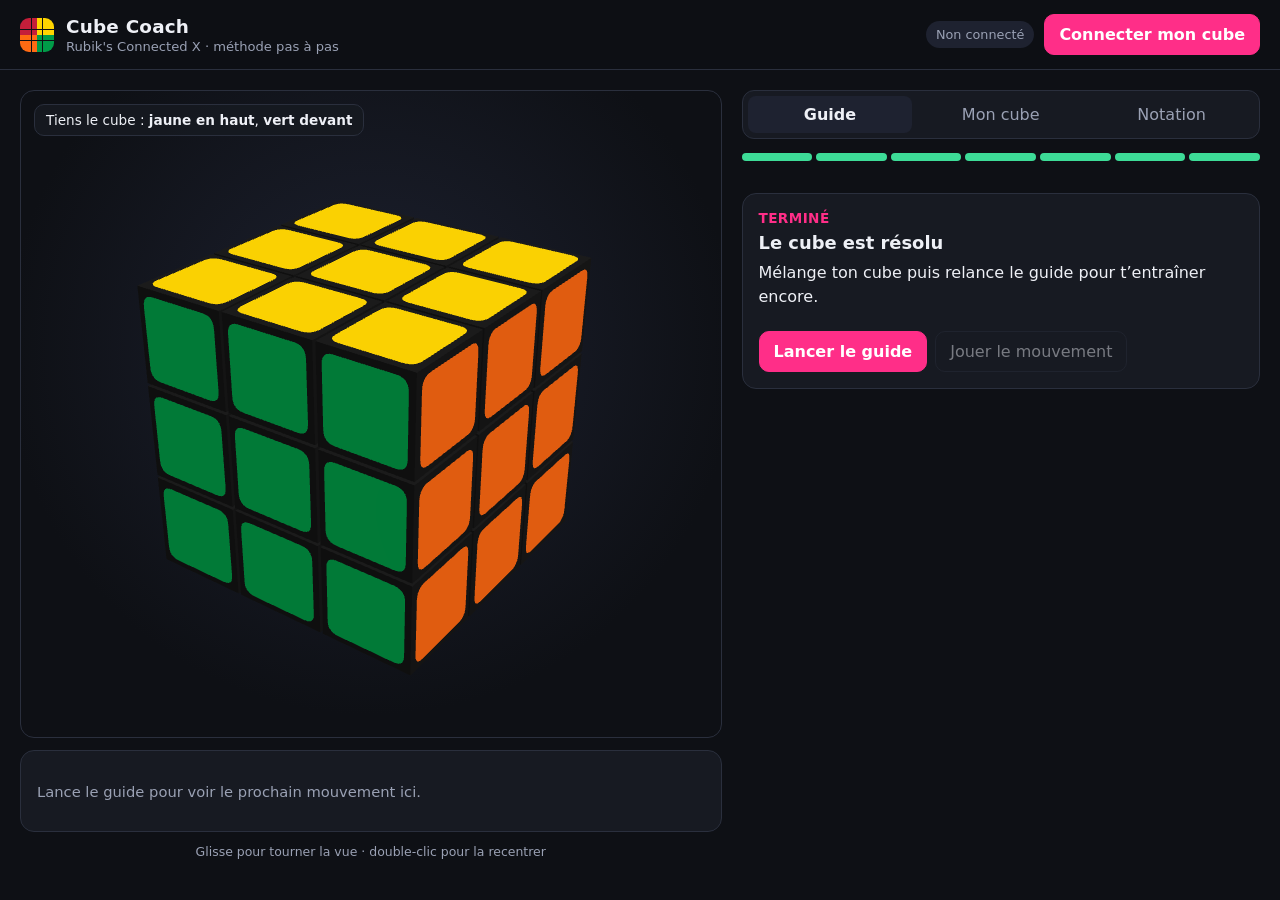
<file: coach/index.html>
<!DOCTYPE html>
<html lang="fr">
<head>
  <meta charset="utf-8">
  <meta name="viewport" content="width=device-width, initial-scale=1, viewport-fit=cover">
  <title>Cube Coach — Rubik's Connected X</title>
  <meta name="description" content="Connecte ton Rubik's Connected X et apprends à le résoudre pas à pas, avec un cube 3D qui suit tes mouvements en direct.">
  <link rel="icon" href="favicon.svg" type="image/svg+xml">
  <link rel="stylesheet" href="style.css">
</head>
<body>
  <header class="topbar">
    <div class="brand">
      <span class="logo" aria-hidden="true"></span>
      <div>
        <h1>Cube Coach</h1>
        <p class="tagline">Rubik's Connected X · méthode pas à pas</p>
      </div>
    </div>
    <div class="conn">
      <span id="status" class="pill">Non connecté</span>
      <button id="btn-connect" class="btn primary">Connecter mon cube</button>
    </div>
  </header>

  <main class="layout">
    <section class="stage-area">
      <div id="view" class="view"></div>
      <div class="hold" id="hold">Tiens le cube : <b>jaune en haut</b>, <b>vert devant</b></div>
      <div class="hud" id="hud">
        <div class="hud-empty" id="hud-empty">Lance le guide pour voir le prochain mouvement ici.</div>
        <div class="hud-move hidden" id="hud-move">
          <div class="big-move" id="big-move">R</div>
          <div>
            <div class="hud-title" id="hud-title">Face droite (orange)</div>
            <div class="hud-sub" id="hud-sub">sens horaire</div>
          </div>
        </div>
      </div>
      <p class="view-tip">Glisse pour tourner la vue · double-clic pour la recentrer</p>
    </section>

    <section class="panel">
      <nav class="tabs" role="tablist">
        <button class="tab active" data-tab="guide" role="tab">Guide</button>
        <button class="tab" data-tab="cube" role="tab">Mon cube</button>
        <button class="tab" data-tab="help" role="tab">Notation</button>
      </nav>

      <div class="tabpane" id="tab-guide">
        <ol class="stages" id="stages"></ol>
        <div class="card step" id="step-card">
          <div class="step-head">
            <span class="step-stage" id="step-stage">Prêt</span>
            <span class="step-count" id="step-count"></span>
          </div>
          <h2 id="step-title">Mets ton cube dans l'état où il est chez toi</h2>
          <p id="step-detail">Connecte le cube (son état est lu automatiquement) ou recopie ses couleurs dans l'onglet « Mon cube ». Ensuite, lance le guide.</p>
          <div class="warn hidden" id="step-warn"></div>
          <div class="moves" id="step-moves"></div>
          <div class="actions">
            <button id="btn-guide" class="btn primary">Lancer le guide</button>
            <button id="btn-next" class="btn ghost" title="Joue le prochain mouvement sur le cube virtuel">Jouer le mouvement</button>
          </div>
        </div>
      </div>

      <div class="tabpane hidden" id="tab-cube">
        <div class="card">
          <h3>Synchroniser l'état</h3>
          <p class="muted">Le cube connecté envoie l'état qu'il a mémorisé. S'il ne correspond pas à ce que tu as en main (par exemple après un démontage), corrige les couleurs à la main ci-dessous.</p>
          <div class="actions">
            <button id="btn-read" class="btn">Lire l'état du cube</button>
            <button id="btn-solved" class="btn ghost">Cube résolu</button>
            <button id="btn-random" class="btn ghost">Mélange aléatoire</button>
          </div>
        </div>
        <div class="card">
          <h3>Recopier les couleurs</h3>
          <p class="muted">Tiens ton cube <b>jaune en haut, vert devant</b>. Choisis une couleur puis touche les cases. Les centres ne bougent pas.</p>
          <div class="palette" id="palette"></div>
          <div class="net" id="net"></div>
          <div class="validity" id="validity"></div>
        </div>
        <div class="card">
          <h3>Appliquer un mélange</h3>
          <p class="muted">Notation officielle des compétitions (blanc en haut, vert devant), par exemple <code>R U2 F' L D2</code>.</p>
          <div class="row">
            <input id="scramble" type="text" placeholder="R U R' U' …" autocomplete="off" spellcheck="false">
            <button id="btn-scramble" class="btn">Appliquer</button>
          </div>
        </div>
        <div class="card">
          <h3>Tourner une face à la main</h3>
          <p class="muted">Utile sans cube connecté (par exemple sur iPhone). Sens vu en regardant la face, cube tenu jaune en haut, vert devant.</p>
          <div class="pad" id="pad"></div>
        </div>
      </div>

      <div class="tabpane hidden" id="tab-help">
        <div class="card">
          <h3>Lire les mouvements</h3>
          <p>Chaque lettre désigne une face, vue avec le cube tenu comme indiqué au-dessus du cube 3D.</p>
          <ul class="legend">
            <li><b>U</b> dessus · <b>D</b> dessous · <b>F</b> devant · <b>B</b> derrière · <b>R</b> droite · <b>L</b> gauche</li>
            <li>Une lettre seule : quart de tour dans le sens des aiguilles d'une montre, en regardant cette face.</li>
            <li>Avec une apostrophe (<b>R'</b>) : quart de tour dans l'autre sens.</li>
          </ul>
          <p>La flèche rose sur le cube 3D montre toujours la face à tourner et le sens. Si tu te trompes, le guide te demande simplement d'annuler le mouvement.</p>
        </div>
        <div class="card">
          <h3>Compatibilité</h3>
          <p class="muted">La connexion Bluetooth fonctionne avec Chrome ou Edge sur ordinateur et Android. Sur iPhone et iPad, Safari ne la gère pas : utilise l'application gratuite <b>Bluefy</b>, ou bien l'appli sans connexion avec les boutons de l'onglet « Mon cube ».</p>
        </div>
        <div class="card">
          <h3>Intégrer cette page</h3>
          <p class="muted">Colle ce code sur ton site. L'attribut <code>allow="bluetooth"</code> est indispensable pour connecter le cube depuis la page intégrée.</p>
          <textarea id="embed-code" readonly rows="3"></textarea>
          <button id="btn-copy" class="btn">Copier le code</button>
        </div>
      </div>
    </section>
  </main>

  <div class="toast hidden" id="toast"></div>
  <script type="module" src="js/app.js"></script>
</body>
</html>
</file>
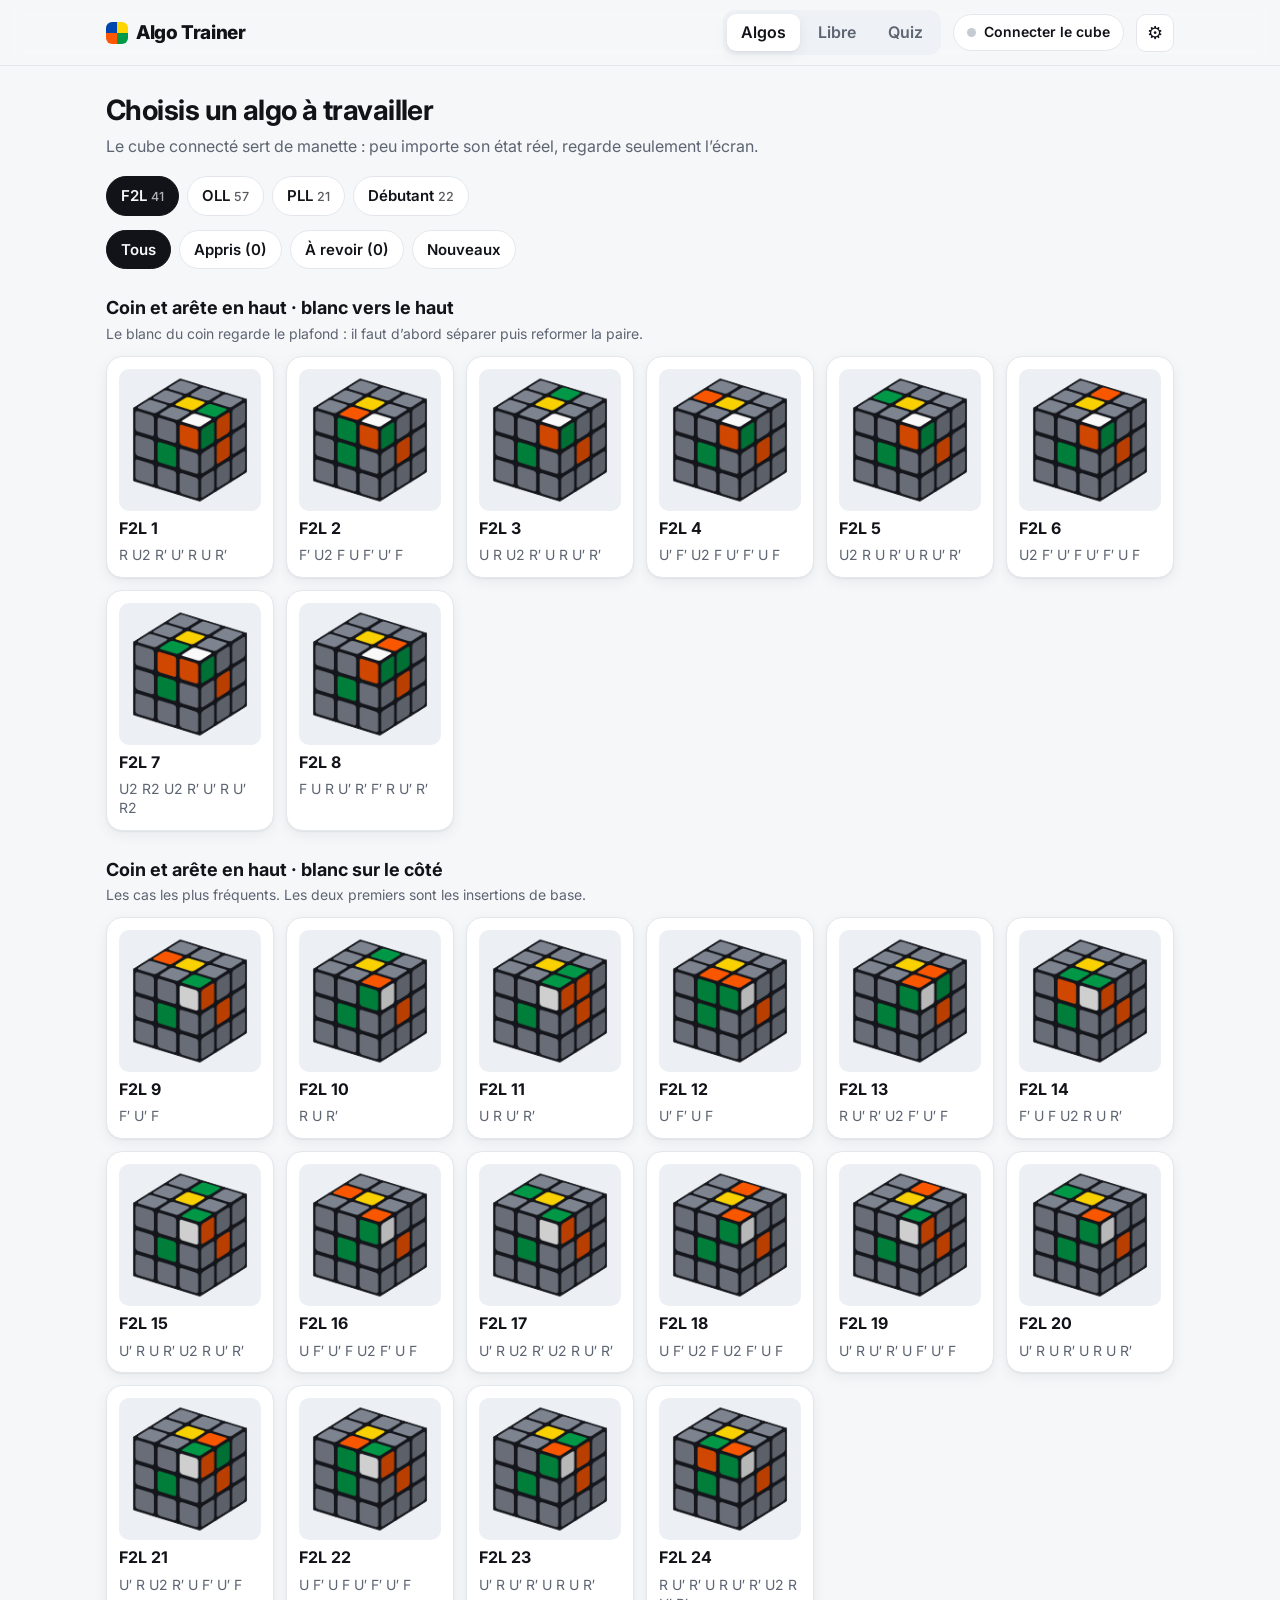
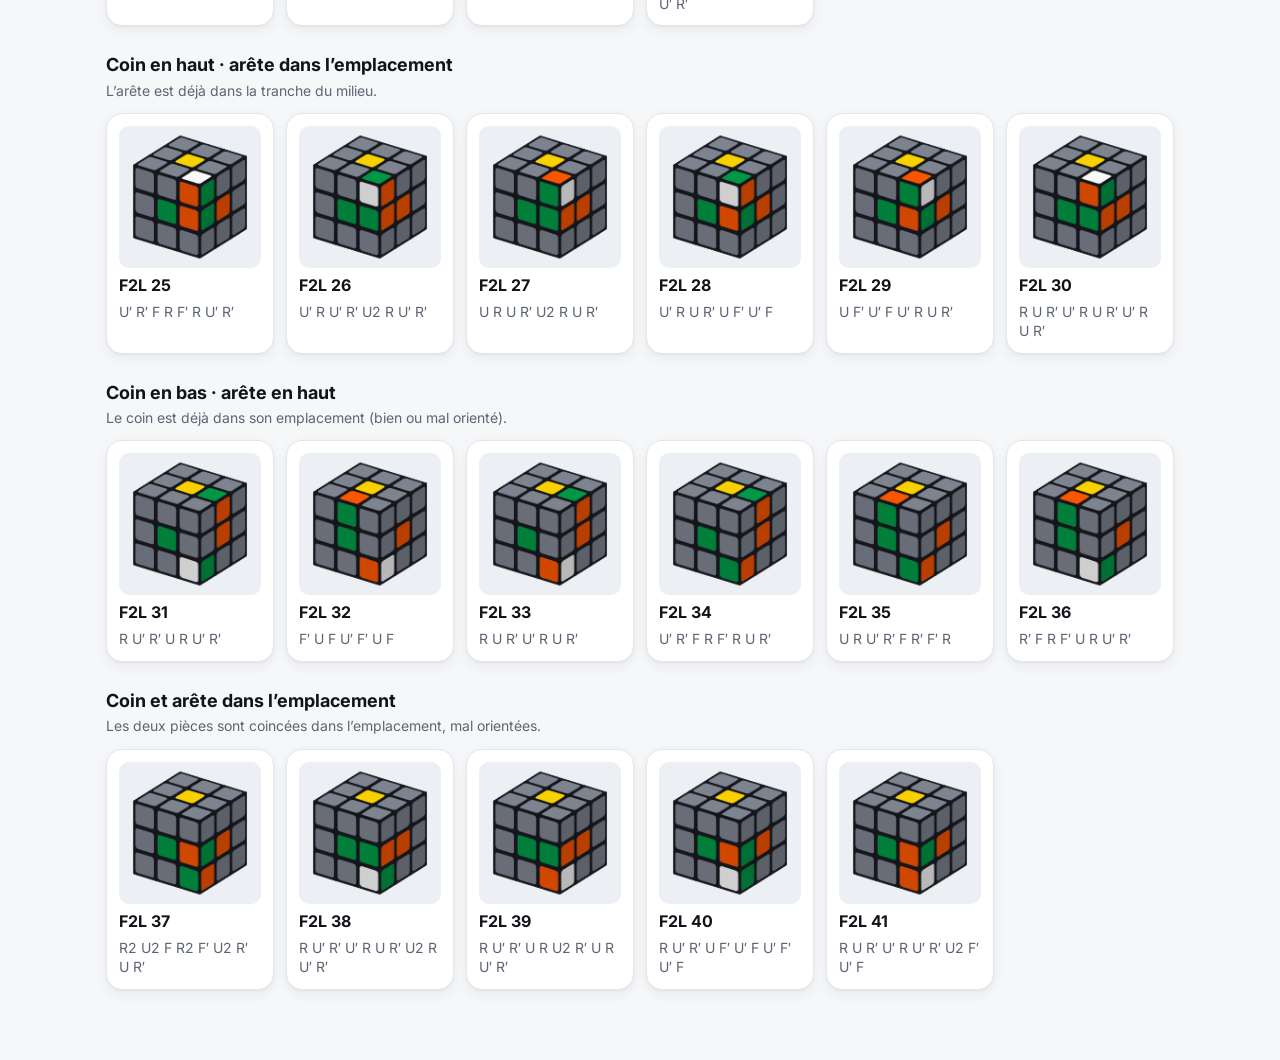
<file: trainer/index.html>
<!DOCTYPE html>
<html lang="fr">
<head>
<meta charset="utf-8">
<meta name="viewport" content="width=device-width, initial-scale=1">
<title>Algo Trainer</title>
<link rel="icon" href="favicon.svg" type="image/svg+xml">
<link rel="preconnect" href="https://fonts.googleapis.com">
<link href="https://fonts.googleapis.com/css2?family=Inter:wght@400;500;600;700;800&display=swap" rel="stylesheet">
<style>
:root{
  --bg:#f6f7f9; --card:#ffffff; --ink:#111318; --mute:#5d6472; --line:#e3e6eb;
  --accent:#2563eb; --accent-ink:#ffffff; --ok:#16a34a; --ok-bg:#dcfce7; --warn:#d97706; --warn-bg:#fef3c7; --bad:#dc2626; --bad-bg:#fee2e2;
  --tok:#eef1f5; --stage:#eceff3; --gray:#c5cad3; --shadow:0 1px 2px rgba(16,24,40,.06),0 4px 14px rgba(16,24,40,.06);
}
@media (prefers-color-scheme: dark){:root{
  --bg:#0f1115; --card:#181b21; --ink:#f2f4f7; --mute:#9aa3b2; --line:#2a2f38;
  --accent:#3b82f6; --ok:#22c55e; --ok-bg:#12301d; --warn:#f59e0b; --warn-bg:#33270b; --bad:#ef4444; --bad-bg:#3a1414;
  --tok:#232832; --stage:#14171c; --gray:#4b515c; --shadow:none;
}}
*{box-sizing:border-box}
html,body{margin:0;height:100%}
body{background:var(--bg);color:var(--ink);font:16px/1.45 Inter,system-ui,-apple-system,Segoe UI,Roboto,sans-serif;-webkit-font-smoothing:antialiased}
button{font:inherit;color:inherit;cursor:pointer}
.hidden{display:none!important}
/* ---------- header ---------- */
header{position:sticky;top:0;z-index:20;background:color-mix(in srgb,var(--bg) 88%,transparent);backdrop-filter:blur(10px);border-bottom:1px solid var(--line)}
.hbar{max-width:1100px;margin:0 auto;padding:10px 16px;display:flex;align-items:center;gap:12px}
.brand{font-weight:800;font-size:19px;letter-spacing:-.02em;margin-right:auto;display:flex;align-items:center;gap:8px}
.brand i{width:22px;height:22px;border-radius:6px;background:conic-gradient(#FFD500 0 25%,#009B48 0 50%,#FF5800 0 75%,#0046AD 0);display:inline-block}
.nav{display:flex;gap:4px;background:var(--tok);padding:4px;border-radius:12px}
.nav button{border:0;background:none;padding:7px 14px;border-radius:9px;font-weight:600;color:var(--mute)}
.nav button.on{background:var(--card);color:var(--ink);box-shadow:var(--shadow)}
.bt{border:1px solid var(--line);background:var(--card);border-radius:999px;padding:7px 13px;font-weight:600;font-size:14px;display:flex;align-items:center;gap:8px;white-space:nowrap}
.bt .dot{width:9px;height:9px;border-radius:50%;background:var(--gray)}
.bt.on .dot{background:var(--ok);box-shadow:0 0 0 3px var(--ok-bg)}
.icon{border:1px solid var(--line);background:var(--card);border-radius:10px;width:38px;height:38px;display:grid;place-items:center;font-size:18px}
@media (max-width:640px){.bt .lbl{display:none}.brand span{display:none}}
main{max-width:1100px;margin:0 auto;padding:18px 16px 60px}
/* ---------- library ---------- */
h1{font-size:28px;letter-spacing:-.02em;margin:6px 0 4px}
.sub{color:var(--mute);margin:0 0 18px}
.row{display:flex;flex-wrap:wrap;gap:8px;align-items:center;margin-bottom:14px}
.chip{border:1px solid var(--line);background:var(--card);padding:8px 14px;border-radius:999px;font-weight:600;font-size:15px}
.chip.on{background:var(--ink);color:var(--bg);border-color:var(--ink)}
.chip small{font-weight:500;opacity:.7;margin-left:4px}
.sep{flex:1}
.sec{margin:26px 0 10px}
.sec h2{font-size:18px;margin:0 0 2px}
.sec p{margin:0;color:var(--mute);font-size:14px}
.grid{display:grid;grid-template-columns:repeat(auto-fill,minmax(168px,1fr));gap:12px;margin-top:12px}
.card{background:var(--card);border:1px solid var(--line);border-radius:16px;padding:12px;text-align:left;display:flex;flex-direction:column;gap:6px;box-shadow:var(--shadow);transition:transform .08s}
.card:hover{transform:translateY(-2px)}
.card canvas{width:100%;aspect-ratio:1;display:block;border-radius:10px;background:var(--stage)}
.card .t{display:flex;align-items:center;justify-content:space-between;gap:6px;font-weight:700}
.card .a{font-size:14px;color:var(--mute);line-height:1.35}
.pill{font-size:12px;font-weight:700;padding:2px 8px;border-radius:999px;white-space:nowrap}
.pill.learned{background:var(--ok-bg);color:var(--ok)}
.pill.review{background:var(--warn-bg);color:var(--warn)}
/* ---------- trainer ---------- */
.trainer{display:flex;flex-direction:column;min-height:calc(100vh - 60px);max-width:980px;margin:0 auto;padding:10px 16px 18px}
.tbar{display:flex;align-items:center;gap:10px;flex-wrap:wrap}
.back{border:0;background:none;font-weight:600;color:var(--accent);padding:6px 0}
.ttitle{font-size:22px;font-weight:800;letter-spacing:-.02em;margin-right:auto}
.seg{display:flex;background:var(--tok);padding:4px;border-radius:12px}
.seg button{border:0;background:none;padding:8px 14px;border-radius:9px;font-weight:600;color:var(--mute)}
.seg button.on{background:var(--card);color:var(--ink);box-shadow:var(--shadow)}
.stage{position:relative;flex:1;min-height:46vh;margin:10px 0;border-radius:20px;background:var(--stage);overflow:hidden}
#cv{position:absolute;inset:0;width:100%;height:100%;touch-action:none;cursor:grab}
.flash{position:absolute;inset:0;pointer-events:none;border-radius:20px;opacity:0;transition:opacity .25s}
.flash.bad{background:radial-gradient(circle,transparent 40%,rgba(220,38,38,.35));opacity:1}
.flash.ok{background:radial-gradient(circle,transparent 40%,rgba(22,163,74,.35));opacity:1}
.banner{position:absolute;left:50%;top:16px;transform:translateX(-50%);background:var(--card);border:1px solid var(--line);box-shadow:var(--shadow);border-radius:999px;padding:8px 16px;font-weight:700;white-space:nowrap;font-size:15px}
.banner.ok{background:var(--ok);color:#fff;border-color:transparent}
.banner.bad{background:var(--bad);color:#fff;border-color:transparent}
.hint{position:absolute;left:14px;bottom:12px;color:var(--mute);font-size:13px}
.timer{position:absolute;right:16px;bottom:12px;font-variant-numeric:tabular-nums;font-weight:700;font-size:20px;color:var(--mute)}
.algbox{background:var(--card);border:1px solid var(--line);border-radius:18px;padding:16px;box-shadow:var(--shadow)}
.alg{display:flex;flex-wrap:wrap;gap:8px;min-height:52px;align-items:center}
.tok{font-size:clamp(22px,4.4vw,32px);font-weight:700;padding:4px 12px;border-radius:10px;background:var(--tok);min-width:46px;text-align:center;font-variant-numeric:tabular-nums}
.tok.done{background:transparent;color:var(--mute);opacity:.45}
.tok.cur{background:var(--accent);color:var(--accent-ink)}
.tok.fix{background:var(--bad);color:#fff}
.tok.rot{background:transparent;border:2px dashed var(--accent);color:var(--accent)}
.tok.rot.done{border-color:var(--line)}
.masked{display:flex;align-items:center;gap:12px;color:var(--mute);font-weight:600}
.masked .dots{font-size:30px;letter-spacing:6px}
.info{display:flex;flex-wrap:wrap;gap:10px 20px;align-items:center;margin-top:12px;color:var(--mute);font-size:15px}
.errs{display:flex;gap:5px;align-items:center}
.errs i{width:14px;height:14px;border-radius:50%;background:var(--tok);border:2px solid var(--line)}
.errs i.on{background:var(--bad);border-color:var(--bad)}
.msg{font-weight:600;color:var(--ink)}
.msg.bad{color:var(--bad)}
.rothelp{font-size:14px;color:var(--mute);margin-top:8px}
.actions{display:flex;flex-wrap:wrap;gap:10px;margin-top:12px}
.btn{border:1px solid var(--line);background:var(--card);border-radius:12px;padding:11px 16px;font-weight:600;font-size:15px}
.btn.primary{background:var(--accent);border-color:var(--accent);color:#fff}
.btn.good{background:var(--ok-bg);border-color:transparent;color:var(--ok)}
.btn.warn{background:var(--warn-bg);border-color:transparent;color:var(--warn)}
.pad{display:grid;grid-template-columns:repeat(6,1fr);gap:6px;margin-top:12px}
.pad button{border:1px solid var(--line);background:var(--card);border-radius:10px;padding:10px 0;font-weight:700;font-size:17px}
.pad button:active{background:var(--tok)}
/* ---------- quiz ---------- */
.panel{background:var(--card);border:1px solid var(--line);border-radius:18px;padding:20px;box-shadow:var(--shadow);margin-bottom:16px}
.panel h3{margin:0 0 6px}
.stats{display:flex;gap:12px;flex-wrap:wrap;margin:12px 0}
.stat{background:var(--tok);border-radius:14px;padding:12px 16px;min-width:120px}
.stat b{display:block;font-size:26px}
.stat span{color:var(--mute);font-size:13px}
.qscore{font-weight:700;color:var(--mute)}
/* ---------- settings / toast ---------- */
.sheet{position:fixed;inset:0;background:rgba(0,0,0,.35);z-index:40;display:flex;align-items:flex-start;justify-content:flex-end;padding:64px 16px}
.sheet .box{background:var(--card);border-radius:18px;padding:18px;width:min(360px,100%);box-shadow:0 20px 60px rgba(0,0,0,.25)}
.opt{display:flex;gap:12px;align-items:flex-start;padding:10px 0;border-bottom:1px solid var(--line)}
.opt:last-child{border-bottom:0}
.opt input{width:20px;height:20px;margin-top:2px;accent-color:var(--accent)}
.opt small{display:block;color:var(--mute)}
.toast{position:fixed;left:50%;bottom:22px;transform:translateX(-50%) translateY(20px);background:var(--ink);color:var(--bg);padding:11px 18px;border-radius:12px;font-weight:600;opacity:0;transition:.25s;z-index:60;max-width:92vw;text-align:center}
.toast.on{opacity:1;transform:translateX(-50%)}
@media (max-width:520px){.hint{display:none}}
.empty{text-align:center;color:var(--mute);padding:30px 10px}
</style>
</head>
<body>
<header><div class="hbar">
  <div class="brand"><i></i><span>Algo Trainer</span></div>
  <div class="nav"><button data-go="lib" class="on">Algos</button><button data-go="free">Libre</button><button data-go="quiz">Quiz</button></div>
  <button class="bt" id="btBtn"><span class="dot"></span><span class="lbl" id="btLbl">Connecter le cube</span></button>
  <button class="icon" id="setBtn" title="Réglages">⚙</button>
</div></header>

<main id="vLib"></main>

<section id="vTrain" class="trainer hidden">
  <div class="tbar">
    <button class="back" id="tBack">← Retour</button>
    <div class="ttitle" id="tName"></div>
    <div class="seg" id="modeSeg"><button data-m="guided" class="on">Guidé</button><button data-m="memory">Mémoire</button></div>
    <span class="qscore hidden" id="qScore"></span>
  </div>
  <div class="stage">
    <canvas id="cv"></canvas>
    <div class="flash" id="flash"></div>
    <div class="banner hidden" id="banner"></div>
    <div class="hint" id="hint">Fais tourner ton cube · glisse pour changer la vue</div>
    <div class="timer" id="timer">0,0 s</div>
  </div>
  <div class="algbox">
    <div class="alg" id="alg"></div>
    <div class="rothelp hidden" id="rotHelp"></div>
    <div class="info">
      <span class="errs" id="errs"></span>
      <span class="msg" id="msg"></span>
    </div>
    <div class="actions" id="actions"></div>
    <div class="pad hidden" id="pad"></div>
  </div>
</section>

<div class="sheet hidden" id="sheet"><div class="box">
  <h3 style="margin:0 0 6px">Réglages</h3>
  <label class="opt"><input type="checkbox" id="oAwake"><div>Garder l’écran allumé<small id="awakeStat">Empêche la mise en veille tant que l’appli est ouverte.</small></div></label>
  <label class="opt"><input type="checkbox" id="oLoop"><div>Enchaîner à l’infini<small>Après une réussite, le cube revient tout seul à la position de départ.</small></div></label>
  <label class="opt"><input type="checkbox" id="oPad"><div>Pavé de mouvements à l’écran<small>Pour s’entraîner sans le cube connecté (ou au clavier : U R F D L B, Maj = sens inverse).</small></div></label>
  <label class="opt"><input type="checkbox" id="oMask"><div>Mettre en évidence les pièces utiles<small>Les autres pièces sont grisées.</small></div></label>
  <div class="opt" style="display:block"><div>Éviter F et B (pivoter le cube)<small>Auto : rotation seulement quand l’algo devient plus simple. Toujours : aucun F ni B, quitte à ajouter des rotations (y, et parfois x).</small></div>
    <div class="seg" id="oNoF" style="margin-top:8px;display:inline-flex"><button data-v="false">Non</button><button data-v="auto">Auto</button><button data-v="max">Toujours</button></div></div>
  <div class="actions"><button class="btn" id="sheetClose">Fermer</button></div>
</div></div>
<div class="toast" id="toast"></div>

<script>
(function (G) {
  const FACES = ['U', 'R', 'F', 'D', 'L', 'B'];
  const NORMALS = { U: [0, 1, 0], D: [0, -1, 0], R: [1, 0, 0], L: [-1, 0, 0], F: [0, 0, 1], B: [0, 0, -1] };
  const dot = (a, b) => a[0] * b[0] + a[1] * b[1] + a[2] * b[2];
  const cross = (a, b) => [a[1] * b[2] - a[2] * b[1], a[2] * b[0] - a[0] * b[2], a[0] * b[1] - a[1] * b[0]];
  const key = (p, n) => p.join(',') + '|' + n.join(',');
  const fix0 = (v) => v.map((x) => x + 0);
  function rotCW(v, a) { const d = dot(a, v), c = cross(a, v); return fix0([d * a[0] - c[0], d * a[1] - c[1], d * a[2] - c[2]]); }

  const STICKERS = [], INDEX = new Map();
  for (const f of FACES) {
    const n = NORMALS[f];
    for (let x = -1; x <= 1; x++) for (let y = -1; y <= 1; y++) for (let z = -1; z <= 1; z++) {
      const p = [x, y, z]; if (dot(p, n) !== 1) continue;
      INDEX.set(key(p, n), STICKERS.length); STICKERS.push({ pos: p, normal: n, face: f });
    }
  }
  const sIdx = (p, n) => INDEX.get(key(p, n));
  const PERM = {};
  for (const f of FACES) for (const q of [1, 3]) {
    const n = NORMALS[f];
    PERM[f + q] = STICKERS.map((s, i) => {
      if (dot(s.pos, n) !== 1) return i;
      let p = s.pos, nn = s.normal;
      for (let t = 0; t < q; t++) { p = rotCW(p, n); nn = rotCW(nn, n); }
      return INDEX.get(key(p, nn));
    });
  }
  const solved = () => STICKERS.map((s) => s.face);
  function turn(st, f, q) { // q : 1 = horaire, 2, 3 = anti-horaire
    q = ((q % 4) + 4) % 4; if (!q) return st;
    if (q === 2) return turn(turn(st, f, 1), f, 1);
    const P = PERM[f + q], out = new Array(54);
    for (let i = 0; i < 54; i++) out[P[i]] = st[i];
    return out;
  }
  const isSolved = (st) => st.every((c, i) => c === STICKERS[i].face);

  // ---- pièces ----
  const POS = [];
  for (let x = -1; x <= 1; x++) for (let y = -1; y <= 1; y++) for (let z = -1; z <= 1; z++) {
    const nz = (x !== 0) + (y !== 0) + (z !== 0); if (nz >= 2) POS.push([x, y, z]);
  }
  const POS_ST = new Map(POS.map((p) => [p.join(), STICKERS.map((s, i) => [s, i]).filter(([s]) => s.pos.join() === p.join()).map(([, i]) => i)]));
  const posSt = (p) => POS_ST.get(p.join());
  function homeOf(cols) { const p = [0, 0, 0]; for (const c of cols) { const n = NORMALS[c]; p[0] += n[0]; p[1] += n[1]; p[2] += n[2]; } return p; }
  function findPiece(st, cols) {
    const want = [...cols].sort().join('');
    for (const p of POS) { const idx = posSt(p); if (idx.length === cols.length && idx.map((i) => st[i]).sort().join('') === want) return p; }
    return null;
  }
  const pieceSolved = (st, cols) => posSt(homeOf(cols)).every((i) => st[i] === STICKERS[i].face);
  const piecePlaced = (st, cols) => { const p = findPiece(st, cols); return p && p.join() === homeOf(cols).join(); };
  const colorAt = (st, p, n) => st[sIdx(p, n)];

  // ---- conversion d'un algo (avec rotations, tranches, doubles couches) en quarts de tour ----
  const RING = ['F', 'R', 'B', 'L'];
  const ROT = {
    x: [['U', 'F'], ['F', 'D'], ['D', 'B'], ['B', 'U']],
    y: [['L', 'F'], ['F', 'R'], ['R', 'B'], ['B', 'L']],
    z: [['R', 'U'], ['U', 'L'], ['L', 'D'], ['D', 'R']],
  };
  function rotate(frame, axis, amt) {
    for (let t = 0; t < ((amt % 4) + 4) % 4; t++) {
      const old = { ...frame };
      for (const [dst, src] of ROT[axis]) frame[dst] = old[src];
    }
  }
  const WIDE = { r: ['L', 'x', 1], l: ['R', 'x', -1], u: ['D', 'y', 1], d: ['U', 'y', -1], f: ['B', 'z', 1], b: ['F', 'z', -1] };
  const SLICE = { M: [['R', 1], ['L', -1], 'x', -1], E: [['U', 1], ['D', -1], 'y', -1], S: [['F', -1], ['B', 1], 'z', 1] };
  const splitAlg = (alg) => alg.replace(/[()]/g, ' ').trim().split(/\s+/).filter(Boolean);
  function parseTok(t) {
    const m = t.match(/^([URFDLBMESxyzurfdlb])(w?)(2?)('?)(2?)$/);
    if (!m) throw new Error('Mouvement inconnu : ' + t);
    let b = m[1]; if (m[2]) b = b.toLowerCase();
    let amt = (m[3] || m[5]) ? 2 : 1; if (m[4]) amt = -amt;
    return { b, amt };
  }
  // Renvoie [{tok, chunks:[{U:1,...}]}] ; k = nombre de rotations y de départ (vue).
  function convert(alg, k = 0) {
    const frame = { U: 'U', D: 'D', F: 'F', B: 'B', R: 'R', L: 'L' };
    rotate(frame, 'y', k);
    return splitAlg(alg).map((tok) => {
      const { b, amt } = parseTok(tok);
      const chunks = [];
      const q = (a) => ((a % 4) + 4) % 4;
      if ('URFDLB'.includes(b)) chunks.push({ [frame[b]]: q(amt) });
      else if ('xyz'.includes(b)) rotate(frame, b, amt);
      else if (WIDE[b]) { const [f, ax, s] = WIDE[b]; chunks.push({ [frame[f]]: q(amt) }); rotate(frame, ax, s * amt); }
      else if (SLICE[b]) { const [[f1, s1], [f2, s2], ax, s] = SLICE[b]; chunks.push({ [frame[f1]]: q(s1 * amt), [frame[f2]]: q(s2 * amt) }); rotate(frame, ax, s * amt); }
      return { tok, chunks };
    });
  }
  function applyChunks(st, conv) {
    for (const t of conv) for (const ch of t.chunks) for (const f in ch) st = turn(st, f, ch[f]);
    return st;
  }
  const applyAlg = (st, alg, k = 0) => applyChunks(st, convert(alg, k));
  const qCount = (conv) => conv.reduce((a, t) => a + t.chunks.reduce((b, ch) => b + Object.values(ch).reduce((c, v) => c + (v === 2 ? 2 : 1), 0), 0), 0);
  const U_PRE = ['', 'U', 'U2', "U'"];

  // ---- suivi des mouvements de l'utilisateur ----
  class Tracker {
    constructor(conv) {
      this.conv = conv; this.pending = [];
      conv.forEach((t, i) => t.chunks.forEach((ch) => this.pending.push({ need: { ...ch }, tok: i })));
      this.fix = 0;
    }
    get done() { return this.pending.length === 0; }
    // index du premier token pas encore terminé
    get cur() { const p = this.pending.find((c) => !c.fix); return p ? p.tok : this.conv.length; }
    next() { const c = this.pending[0]; if (!c) return null; const f = Object.keys(c.need)[0]; return f + (c.need[f] === 3 ? "'" : c.need[f] === 2 ? '2' : ''); }
    move(f, d) { // d : 1 ou -1 ; renvoie true si attendu
      const c = this.pending[0];
      if (c && c.need[f] !== undefined) {
        const r = ((c.need[f] - d) % 4 + 4) % 4;
        if (r) c.need[f] = r; else delete c.need[f];
        if (!Object.keys(c.need).length) { this.pending.shift(); if (c.fix) this.fix--; }
        return true;
      }
      this.pending.unshift({ need: { [f]: ((-d % 4) + 4) % 4 }, tok: -1, fix: true });
      this.fix++;
      return false;
    }
  }

  // ---- méthodes de résolution ----
  let DATA = null, ITEMS = {};
  const CROSS = ['F', 'R', 'B', 'L'].map((c) => ['D', c]);
  const CORNERS = RING.map((f, i) => ['D', f, RING[(i + 1) % 4]]);
  const MIDS = RING.map((f, i) => [f, RING[(i + 1) % 4]]);
  const crossOK = (st) => CROSS.every((e) => pieceSolved(st, e));
  const slotOK = (st, i) => pieceSolved(st, CORNERS[i]) && pieceSolved(st, MIDS[i]);
  const f2lOK = (st) => crossOK(st) && [0, 1, 2, 3].every((i) => slotOK(st, i));
  const topEdgesOriented = (st) => RING.every((f) => { const n = NORMALS[f]; return colorAt(st, [n[0], 1, n[2]], [0, 1, 0]) === 'U'; });
  const topYellow = (st) => STICKERS.every((s, i) => s.face !== 'U' || st[i] === 'U');
  const TOPC = RING.map((f, i) => ['U', f, RING[(i + 1) % 4]]);
  const withAUF = (st, fn) => [0, 1, 2, 3].some((a) => fn(turn(st, 'U', a)));
  const cornersPermuted = (st) => withAUF(st, (s) => TOPC.every((c) => piecePlaced(s, c)));
  // vue k telle que l'emplacement avant-droit soit en (x, z)
  function viewForFR(x, z) {
    for (let k = 0; k < 4; k++) { const f = NORMALS[RING[k]], r = NORMALS[RING[(k + 1) % 4]]; if (f[0] + r[0] === x && f[2] + r[2] === z) return k; }
    return 0;
  }
  const NAME = { U: 'jaune', D: 'blanc', F: 'vert', B: 'bleu', R: 'orange', L: 'rouge' };
  const pname = (cols) => cols.map((c) => NAME[c]).join('-');

  // Croix : IDA* arête par arête
  const M18 = []; for (const f of FACES) for (const t of ['', '2', "'"]) M18.push(f + t);
  const P18 = M18.map((m) => { const q = m.endsWith('2') ? 2 : m.endsWith("'") ? 3 : 1; return STICKERS.map((_, i) => { let j = i; for (let t = 0; t < (q === 3 ? 1 : q); t++) j = PERM[m[0] + (q === 3 ? 3 : 1)][j]; return j; }); });
  const DIST = new Map();
  function distTable(h) {
    if (DIST.has(h)) return DIST.get(h);
    const d = new Array(54).fill(99); d[h] = 0; let fr = [h];
    while (fr.length) { const nx = []; for (const i of fr) for (const P of P18) if (d[P[i]] === 99) { d[P[i]] = d[i] + 1; nx.push(P[i]); } fr = nx; }
    DIST.set(h, d); return d;
  }
  function crossSearch(st, targets) {
    const homes = targets.map((t) => sIdx(homeOf(t), NORMALS.D));
    const tabs = homes.map(distTable);
    const start = targets.map((t) => posSt(findPiece(st, t)).find((i) => st[i] === 'D'));
    const h = (cur) => Math.max(...cur.map((v, i) => tabs[i][v]));
    const path = [];
    const dfs = (cur, g, bound, last) => {
      const f = g + h(cur); if (f > bound) return f;
      if (cur.every((v, i) => v === homes[i])) return true;
      let min = 99;
      for (let m = 0; m < 18; m++) {
        if (M18[m][0] === last) continue;
        path.push(M18[m]);
        const r = dfs(cur.map((v) => P18[m][v]), g + 1, bound, M18[m][0]);
        if (r === true) return true;
        path.pop(); if (r < min) min = r;
      }
      return min;
    };
    let bound = h(start);
    for (let it = 0; it < 14; it++) { const r = dfs(start, 0, bound, null); if (r === true) return path.join(' '); bound = r; }
    return null;
  }

  // Construit une étape à partir d'un algo
  function mkStep(stage, title, detail, alg, k, id, extra = {}) {
    const conv = convert(alg, k);
    return { stage, title, detail, alg, view: k, id: id || null, conv, pre: '', main: alg, ...extra, n: qCount(conv) };
  }
  function algsOf(ids, withAlts = true) {
    const out = [];
    for (const id of ids) { const it = ITEMS[id]; if (!it) continue; out.push({ id, alg: it.alg }); if (withAlts) for (const a of it.alts || []) out.push({ id, alg: a }); }
    return out;
  }
  const CACHE = new Map();
  function convC(alg, k) { const kk = k + '|' + alg; if (!CACHE.has(kk)) CACHE.set(kk, convert(alg, k)); return CACHE.get(kk); }
  // Cherche le meilleur cas : vue k parmi views, pré-rotation U, algo parmi cands.
  function findCase(st, cands, views, goal) {
    let best = null;
    for (const k of views) for (const pre of U_PRE) {
      const s0 = pre ? turn(st, 'U', pre === 'U' ? 1 : pre === 'U2' ? 2 : 3) : st;
      for (const c of cands) {
        const conv = convC(c.alg, k);
        const s1 = applyChunks(s0, conv);
        if (!goal(s1)) continue;
        const cost = qCount(conv) + (pre ? 1 : 0);
        if (!best || cost < best.cost) best = { ...c, k, pre, cost, after: s1 };
      }
    }
    return best;
  }
  // Recherche en plusieurs algos (étapes avec répétitions)
  function chainCase(st, cands, goal, depth) {
    for (let d = 1; d <= depth; d++) {
      const path = [];
      const dfs = (s, left) => {
        for (const pre of U_PRE) {
          const s0 = pre ? applyAlg(s, pre) : s;
          for (const c of cands) {
            const s1 = applyChunks(s0, convC(c.alg, 0));
            path.push({ ...c, pre, k: 0, after: s1 });
            if (left === 1 ? goal(s1) : dfs(s1, left - 1)) return true;
            path.pop();
          }
        }
        return false;
      };
      if (dfs(st, d)) return path;
    }
    return null;
  }
  const withPre = (c) => (c.pre ? c.pre + ' ' : '') + c.alg;
  const holdTxt = (k) => `vert devant`.replace('vert', NAME[RING[k]]);

  function planCross(P) {
    for (let n = 0; n < 4; n++) {
      const done = CROSS.filter((e) => pieceSolved(P.st, e));
      const todo = CROSS.filter((e) => !pieceSolved(P.st, e));
      if (!todo.length) return;
      let best = null;
      for (const e of todo) { const s = crossSearch(P.st, [...done, e]); if (s !== null && (!best || s.split(' ').length < best.s.split(' ').length)) best = { e, s }; }
      if (!best) throw new Error('croix');
      P.add(mkStep(0, `Croix · arête ${pname(best.e)}`, `Amène l’arête ${pname(best.e)} en bas, sous le centre ${NAME[best.e[1]]}, blanc vers le bas.`, best.s, 0, null, { sub: `Arête ${pname(best.e)}`, kind: 'cross' }));
    }
  }
  function planBegCorners(P) {
    for (let n = 0; n < 10; n++) {
      const todo = [0, 1, 2, 3].filter((i) => !pieceSolved(P.st, CORNERS[i]));
      if (!todo.length) return;
      const solvedC = [0, 1, 2, 3].filter((i) => pieceSolved(P.st, CORNERS[i]));
      let best = null;
      for (const i of todo) {
        const h = homeOf(CORNERS[i]), k = viewForFR(h[0], h[2]);
        const r = findCase(P.st, algsOf(['b2-1', 'b2-2', 'b2-3', 'b2-4', 'b2-5'], false), [k],
          (s) => crossOK(s) && pieceSolved(s, CORNERS[i]) && solvedC.every((j) => pieceSolved(s, CORNERS[j])));
        if (r && (!best || r.cost < best.cost)) best = { ...r, i };
      }
      if (best) { P.add(mkStep(1, `Coin ${pname(CORNERS[best.i])}`, `Tiens le cube ${holdTxt(best.k)}. ${best.pre ? 'Tourne d’abord le dessus (' + best.pre + ') pour amener le coin au-dessus de sa place, puis applique' : 'Applique'} l’algo.`, withPre(best), best.k, best.id, { sub: `Coin ${pname(CORNERS[best.i])}`, kind: 'case', pre: best.pre, main: best.alg })); continue; }
      // coin coincé en bas au mauvais endroit : on le remonte
      const i = todo.find((j) => findPiece(P.st, CORNERS[j])[1] === -1);
      const p = findPiece(P.st, CORNERS[i]);
      P.add(mkStep(1, `Sortir le coin ${pname(CORNERS[i])}`, 'Ce coin est coincé en bas au mauvais endroit : le « sexy move » le remonte.', "R U R' U'", viewForFR(p[0], p[2]), 'b2-6', { sub: `Coin ${pname(CORNERS[i])}`, kind: 'extract' }));
    }
    throw new Error('coins');
  }
  function planMiddle(P) {
    for (let n = 0; n < 10; n++) {
      const todo = [0, 1, 2, 3].filter((i) => !pieceSolved(P.st, MIDS[i]));
      if (!todo.length) return;
      const solvedM = [0, 1, 2, 3].filter((i) => pieceSolved(P.st, MIDS[i]));
      const base = (s) => crossOK(s) && CORNERS.every((c) => pieceSolved(s, c)) && solvedM.every((j) => pieceSolved(s, MIDS[j]));
      let best = null;
      for (const i of todo) {
        const k = viewForFR(...[homeOf(MIDS[i])[0], homeOf(MIDS[i])[2]]);
        const r = findCase(P.st, algsOf(['b3-1', 'b3-2', 'b3-3'], false), [k, (k + 1) % 4], (s) => base(s) && pieceSolved(s, MIDS[i]));
        if (r && (!best || r.cost < best.cost)) best = { ...r, i };
      }
      if (best) { P.add(mkStep(2, `Arête ${pname(MIDS[best.i])}`, `Tiens le cube ${holdTxt(best.k)}.${best.pre ? ' Tourne d’abord le dessus (' + best.pre + ').' : ''}`, withPre(best), best.k, best.id, { sub: `Arête ${pname(MIDS[best.i])}`, kind: 'case', pre: best.pre, main: best.alg })); continue; }
      const i = todo.find((j) => findPiece(P.st, MIDS[j])[1] === 0);
      const p = findPiece(P.st, MIDS[i]);
      P.add(mkStep(2, `Sortir l’arête ${pname(MIDS[i])}`, 'Cette arête est coincée dans la mauvaise case : on la remonte avec l’algo de droite.', "U R U' R' U' F' U F", viewForFR(p[0], p[2]), 'b3-1', { sub: `Arête ${pname(MIDS[i])}`, kind: 'extract' }));
    }
    throw new Error('couronne');
  }
  function planOne(P, stage, ids, goal, label, withAlts = true) {
    if (goal(P.st)) return;
    const r = findCase(P.st, algsOf(ids, withAlts), [0], goal);
    if (!r) throw new Error(label);
    P.add(mkStep(stage, `${label} · ${ITEMS[r.id].name}`, r.pre ? `Tourne d’abord le dessus (${r.pre}) pour retrouver l’image, puis applique l’algo.` : 'Applique l’algo, cube tenu vert devant.', withPre(r), 0, r.id, { sub: label, kind: 'case', pre: r.pre, main: r.alg }));
  }
  function planChain(P, stage, ids, goal, label, depth) {
    if (goal(P.st)) return;
    const path = chainCase(P.st, algsOf(ids, false), goal, depth);
    if (!path) throw new Error(label);
    path.forEach((c, j) => P.add(mkStep(stage, `${label} · ${ITEMS[c.id].name}${path.length > 1 ? ` (${j + 1}/${path.length})` : ''}`, c.pre ? `Tourne d’abord le dessus (${c.pre}), puis applique l’algo.` : 'Applique l’algo, cube tenu vert devant.', withPre(c), 0, c.id, { sub: label, kind: 'case', pre: c.pre, main: c.alg })));
  }
  function planAUF(P, stage) {
    for (let a = 1; a < 4; a++) if (isSolved(turn(P.st, 'U', a))) { P.add(mkStep(stage, 'Dernier alignement', 'Tourne le dessus pour finir le cube.', U_PRE[a], 0, null, { sub: 'Alignement final', kind: 'auf' })); return; }
  }
  function planF2L(P) {
    for (let n = 0; n < 12; n++) {
      if (!crossOK(P.st)) throw new Error('f2l');
      const todo = [0, 1, 2, 3].filter((i) => !slotOK(P.st, i));
      if (!todo.length) return;
      const ok = [0, 1, 2, 3].filter((i) => slotOK(P.st, i));
      let best = null;
      for (const i of todo) {
        const h = homeOf(CORNERS[i]), k = viewForFR(h[0], h[2]);
        const r = findCase(P.st, algsOf(DATA.f2l.flatMap((s) => s.items.filter((it) => !it.redo).map((it) => it.id))), [k],
          (s) => crossOK(s) && slotOK(s, i) && ok.every((j) => slotOK(s, j)));
        if (r && (!best || r.cost < best.cost)) best = { ...r, i };
      }
      if (best) { P.add(mkStep(1, `Paire ${pname(MIDS[best.i])} · ${ITEMS[best.id].name}`, `Tiens le cube ${holdTxt(best.k)} : l’emplacement devant-droite est celui de la paire.${best.pre ? ' Tourne d’abord le dessus (' + best.pre + ').' : ''}`, withPre(best), best.k, best.id, { sub: `Paire ${pname(MIDS[best.i])}`, kind: 'case', pre: best.pre, main: best.alg })); continue; }
      // une pièce de paire est coincée dans un autre emplacement : on la sort
      let slot = null, pair = null;
      for (const i of todo) {
        pair = i;
        for (const p of [findPiece(P.st, CORNERS[i]), findPiece(P.st, MIDS[i])]) {
          if (p[1] <= 0) { const s = viewForFR(p[0], p[2]); if (!ok.includes([0, 1, 2, 3].find((j) => viewForFR(homeOf(CORNERS[j])[0], homeOf(CORNERS[j])[2]) === s))) { slot = s; break; } }
        }
        if (slot !== null) break;
      }
      if (slot === null) throw new Error('f2l bloqué');
      P.add(mkStep(1, 'Sortir une pièce coincée', 'Une pièce de la paire est coincée dans un autre emplacement : R U R′ la remonte.', "R U R'", slot, null, { sub: `Paire ${pname(MIDS[pair])}`, kind: 'extractF2L' }));
    }
    throw new Error('f2l');
  }

  const METHODS = {
    beg: { name: 'DÉBUTANT', keys: ['cross', 'corners', 'middle', 'ycross', 'yface', 'ycorn', 'yedge'], stages: ['Croix blanche', 'Coins blancs', '2e couronne', 'Croix jaune', 'Face jaune', 'Placer les coins', 'Placer les arêtes'],
      plan(P) {
        planCross(P); planBegCorners(P); planMiddle(P);
        planOne(P, 3, ['b4-1', 'b4-2', 'b4-3'], (s) => f2lOK(s) && topEdgesOriented(s), 'Croix jaune', false);
        planChain(P, 4, ['b5-1', 'b5-2'], (s) => f2lOK(s) && topYellow(s), 'Face jaune', 3);
        planChain(P, 5, ['b6-1'], (s) => f2lOK(s) && topYellow(s) && cornersPermuted(s), 'Coins jaunes', 2);
        planChain(P, 6, ['b7-1', 'b7-2'], (s) => withAUF(s, isSolved), 'Arêtes jaunes', 2);
        planAUF(P, 6);
      } },
    cfop2: { name: 'CFOP 2-LOOK', keys: ['cross', 'f2l', 'oll1', 'oll2', 'pll1', 'pll2'], stages: ['Croix', 'F2L', 'OLL 1/2', 'OLL 2/2', 'PLL 1/2', 'PLL 2/2'],
      plan(P) {
        planCross(P); planF2L(P);
        planOne(P, 2, ['b4-1', 'b4-2', 'b4-3'], (s) => f2lOK(s) && topEdgesOriented(s), 'Croix jaune', false);
        planOne(P, 3, ['o21', 'o22', 'o23', 'o24', 'o25', 'o26', 'o27'], (s) => f2lOK(s) && topYellow(s), 'Coins jaunes');
        planOne(P, 4, ['pT', 'pY'], (s) => f2lOK(s) && topYellow(s) && cornersPermuted(s), 'Coins du haut');
        planOne(P, 5, ['pUa', 'pUb', 'pH', 'pZ'], (s) => withAUF(s, isSolved), 'Arêtes du haut');
        planAUF(P, 5);
      } },
    cfop: { name: 'CFOP COMPLET', keys: ['cross', 'f2l', 'oll', 'pll'], stages: ['Croix', 'F2L', 'OLL', 'PLL'],
      plan(P) {
        planCross(P); planF2L(P);
        planOne(P, 2, DATA.oll.flatMap((s) => s.items.map((i) => i.id)), (s) => f2lOK(s) && topYellow(s), 'OLL');
        planOne(P, 3, DATA.pll.flatMap((s) => s.items.map((i) => i.id)), (s) => withAUF(s, isSolved), 'PLL');
        planAUF(P, 3);
      } },
  };
  function plan(st, method) {
    const P = { st: st.slice(), steps: [], add(step) { this.st = applyChunks(this.st, step.conv); step.after = this.st; this.steps.push(step); } };
    METHODS[method].plan(P);
    if (!isSolved(P.st)) throw new Error('plan incomplet');
    return P.steps;
  }

  // ---- validation d'un état saisi ----
  function validate(st) {
    const cnt = {}; for (const c of st) cnt[c] = (cnt[c] || 0) + 1;
    for (const f of FACES) if (cnt[f] !== 9) return `Il faut 9 cases ${NAME[f]} (il y en a ${cnt[f] || 0}).`;
    const opp = { U: 'D', D: 'U', F: 'B', B: 'F', R: 'L', L: 'R' };
    const seen = new Set();
    const corners = POS.filter((p) => p.every((v) => v)), edges = POS.filter((p) => p.filter((v) => v).length === 2);
    for (const p of POS) {
      const cols = posSt(p).map((i) => st[i]);
      for (let a = 0; a < cols.length; a++) for (let b = a + 1; b < cols.length; b++) if (cols[a] === cols[b] || opp[cols[a]] === cols[b]) return `Une pièce a des couleurs impossibles (${cols.map((c) => NAME[c]).join(', ')}).`;
      const id = cols.slice().sort().join(''); if (seen.has(id)) return 'La même pièce apparaît deux fois.'; seen.add(id);
    }
    let flips = 0;
    for (const p of edges) {
      const idx = posSt(p);
      const ref = idx.find((i) => STICKERS[i].normal[1] !== 0) ?? idx.find((i) => STICKERS[i].normal[2] !== 0);
      const cols = idx.map((i) => st[i]); const ud = cols.some((c) => c === 'U' || c === 'D');
      if (!(ud ? (st[ref] === 'U' || st[ref] === 'D') : (st[ref] === 'F' || st[ref] === 'B'))) flips++;
    }
    if (flips % 2) return 'Une arête est retournée : impossible sur un vrai cube.';
    let tw = 0;
    for (const p of corners) {
      const idx = posSt(p); const ud = idx.find((i) => st[i] === 'U' || st[i] === 'D'); const ref = idx.find((i) => STICKERS[i].normal[1] !== 0);
      if (ud !== ref) tw += dot(cross(STICKERS[ref].normal, STICKERS[ud].normal), p) < 0 ? 1 : 2;
    }
    if (tw % 3) return 'Un coin est tourné : impossible sur un vrai cube.';
    const hk = (q) => posSt(q).map((i) => STICKERS[i].face).sort().join('');
    const perm = (list) => list.map((p) => { const id = posSt(p).map((i) => st[i]).sort().join(''); return list.findIndex((q) => hk(q) === id); });
    const par = (a) => { let n = 0; const v = []; for (let i = 0; i < a.length; i++) { if (v[i]) continue; let j = i, l = 0; while (!v[j]) { v[j] = 1; j = a[j]; l++; } n += l - 1; } return n % 2; };
    if (par(perm(corners)) !== par(perm(edges))) return 'Deux pièces sont échangées : impossible sur un vrai cube.';
    return null;
  }

  // ---- cube Bluetooth (notation officielle : blanc en haut, vert devant) ----
  const NATIVE = { U: 'D', D: 'U', R: 'L', L: 'R', F: 'F', B: 'B' };
  function nativeFaceletPos(face, k) {
    const r = Math.floor(k / 3), c = k % 3;
    switch (face) {
      case 'U': return [[c - 1, 1, r - 1], [0, 1, 0]]; case 'R': return [[1, 1 - r, 1 - c], [1, 0, 0]];
      case 'F': return [[c - 1, 1 - r, 1], [0, 0, 1]]; case 'D': return [[c - 1, -1, 1 - r], [0, -1, 0]];
      case 'L': return [[-1, 1 - r, c - 1], [-1, 0, 0]]; case 'B': return [[1 - c, 1 - r, -1], [0, 0, -1]];
    }
  }
  const z2 = (v) => fix0([-v[0], -v[1], v[2]]);
  function fromNative(facelets) {
    const st = new Array(54);
    'URFDLB'.split('').forEach((f, fi) => { for (let k = 0; k < 9; k++) { const [p, n] = nativeFaceletPos(f, k); st[sIdx(z2(p), z2(n))] = NATIVE[facelets[fi * 9 + k]]; } });
    return st;
  }
  const nativeMove = (m) => ({ f: NATIVE[m[0]], d: m.endsWith("'") ? -1 : 1 });
  const nativeAlg = (alg) => splitAlg(alg).map((t) => NATIVE[t[0]] + t.slice(1)).join(' ');

  const SUFFIX = '-b5a3-f393-e0a9-e50e24dcca9e', SERVICE = '6e400001' + SUFFIX;
  const AXIS_PERM = [5, 2, 0, 3, 1, 4], FACE_PERM = [0, 1, 2, 5, 8, 7, 6, 3], FACE_OFFSET = [0, 0, 6, 2, 0, 0];
  class SmartCube {
    constructor(h) { this.h = h; this.device = null; this.w = null; }
    get connected() { return !!(this.device && this.device.gatt.connected); }
    async connect() {
      if (!navigator.bluetooth) throw new Error('nobt');
      this.device = await navigator.bluetooth.requestDevice({ filters: [{ namePrefix: 'Rubiks' }, { namePrefix: 'GoCube' }], optionalServices: [SERVICE] });
      this.device.addEventListener('gattserverdisconnected', () => this.h.disconnected && this.h.disconnected());
      const svc = await (await this.device.gatt.connect()).getPrimaryService(SERVICE);
      this.w = await svc.getCharacteristic('6e400002' + SUFFIX);
      const r = await svc.getCharacteristic('6e400003' + SUFFIX);
      await r.startNotifications();
      r.addEventListener('characteristicvaluechanged', (e) => this.parse(e.target.value));
      this.h.connected && this.h.connected(this.device.name);
      await this.send(0x33); setTimeout(() => this.send(0x32).catch(() => {}), 800);
    }
    disconnect() { if (this.connected) this.device.gatt.disconnect(); }
    async send(c) { if (this.w) await this.w.writeValue(new Uint8Array([c]).buffer); }
    parse(v) {
      if (v.byteLength < 4 || v.getUint8(0) !== 0x2a || v.getUint8(v.byteLength - 2) !== 0x0d || v.getUint8(v.byteLength - 1) !== 0x0a) return;
      const type = v.getUint8(2), len = v.byteLength - 6;
      if (type === 1) for (let i = 0; i < len; i += 2) { const b = v.getUint8(3 + i); this.h.move && this.h.move('URFDLB'[AXIS_PERM[b >> 1]] + (b & 1 ? "'" : '')); }
      else if (type === 2) {
        const f = [];
        for (let a = 0; a < 6; a++) { const ax = AXIS_PERM[a] * 9; f[ax + 4] = 'BFUDRL'[v.getUint8(3 + a * 9)]; for (let i = 0; i < 8; i++) f[ax + FACE_PERM[(i + FACE_OFFSET[a]) % 8]] = 'BFUDRL'[v.getUint8(3 + a * 9 + i + 1)]; }
        this.h.state && this.h.state(f.join(''));
      } else if (type === 5) this.h.battery && this.h.battery(v.getUint8(3));
    }
  }

  G.LIVE = {
    ITEMS_REF: () => ITEMS,
    FACES, NORMALS, STICKERS, RING, NAME, sIdx, solved, turn, isSolved, applyAlg, convert, applyChunks, Tracker, plan, METHODS, validate,
    fromNative, nativeMove, nativeAlg, SmartCube, posSt, POS,
    init(data, items) { DATA = data; ITEMS = items; },
  };
})(typeof window !== 'undefined' ? window : globalThis);

</script>
<script>
// ===== Cube engine (shared by tests and app) =====
const AX = { x: 0, y: 1, z: 2 };
const MOVES = {
  R: ['x', c => c === 1, -1], L: ['x', c => c === -1, 1], M: ['x', c => c === 0, 1],
  r: ['x', c => c >= 0, -1], l: ['x', c => c <= 0, 1], x: ['x', () => true, -1],
  U: ['y', c => c === 1, -1], D: ['y', c => c === -1, 1], E: ['y', c => c === 0, 1],
  u: ['y', c => c >= 0, -1], d: ['y', c => c <= 0, 1], y: ['y', () => true, -1],
  F: ['z', c => c === 1, -1], B: ['z', c => c === -1, 1], S: ['z', c => c === 0, -1],
  f: ['z', c => c >= 0, -1], b: ['z', c => c <= 0, 1], z: ['z', () => true, -1],
};
function parseMove(tok) {
  const m = tok.match(/^([URFDLBMESxyzurfdlb])(w?)(2?)('?)(2?)$/);
  if (!m) throw new Error('Bad move ' + tok);
  let f = m[1];
  if (m[2]) f = f.toLowerCase();
  const [axis, layer, sign] = MOVES[f];
  const dbl = m[3] || m[5];
  const prime = !!m[4];
  const q = sign * (dbl ? 2 : 1) * (prime ? -1 : 1);
  return { tok, axis, layer, q };
}
function parseAlg(s) {
  return s.replace(/[()]/g, ' ').trim().split(/\s+/).filter(Boolean).map(parseMove);
}
function invertTok(t) {
  if (t.endsWith("2'")) return t.slice(0, -1);
  if (t.endsWith('2')) return t + "'";
  if (t.endsWith("'")) return t.slice(0, -1);
  return t + "'";
}
function invertAlg(s) {
  return s.replace(/[()]/g, ' ').trim().split(/\s+/).filter(Boolean).reverse().map(invertTok).join(' ');
}
function rotMat(axis, q) {
  const a = ((q % 4) + 4) % 4;
  const c = [1, 0, -1, 0][a], s = [0, 1, 0, -1][a];
  if (axis === 'x') return [1, 0, 0, 0, c, -s, 0, s, c];
  if (axis === 'y') return [c, 0, s, 0, 1, 0, -s, 0, c];
  return [c, -s, 0, s, c, 0, 0, 0, 1];
}
function mulMV(m, v) {
  return [m[0] * v[0] + m[1] * v[1] + m[2] * v[2], m[3] * v[0] + m[4] * v[1] + m[5] * v[2], m[6] * v[0] + m[7] * v[1] + m[8] * v[2]];
}
function mulMM(a, b) {
  const r = new Array(9);
  for (let i = 0; i < 3; i++) for (let j = 0; j < 3; j++) {
    r[i * 3 + j] = a[i * 3] * b[j] + a[i * 3 + 1] * b[3 + j] + a[i * 3 + 2] * b[6 + j];
  }
  return r;
}
const ID = [1, 0, 0, 0, 1, 0, 0, 0, 1];
function newCube() {
  const cs = [];
  for (let x = -1; x <= 1; x++) for (let y = -1; y <= 1; y++) for (let z = -1; z <= 1; z++) {
    if (x === 0 && y === 0 && z === 0) continue;
    cs.push({ home: [x, y, z], pos: [x, y, z], rot: ID.slice() });
  }
  return cs;
}
function cloneCube(c) { return c.map(p => ({ home: p.home, pos: p.pos.slice(), rot: p.rot.slice() })); }
function applyMove(cube, mv) {
  const m = rotMat(mv.axis, mv.q), i = AX[mv.axis];
  for (const p of cube) if (mv.layer(p.pos[i])) { p.pos = mulMV(m, p.pos); p.rot = mulMM(m, p.rot); }
}
function applyAlg(cube, s) { for (const mv of parseAlg(s)) applyMove(cube, mv); return cube; }
const FACE_N = { U: [0, 1, 0], D: [0, -1, 0], R: [1, 0, 0], L: [-1, 0, 0], F: [0, 0, 1], B: [0, 0, -1] };
function faceOfNormal(n) {
  for (const k in FACE_N) { const v = FACE_N[k]; if (v[0] === n[0] && v[1] === n[1] && v[2] === n[2]) return k; }
}
// which original face color sits at world position p facing world normal N
function stickerAt(cube, p, N) {
  for (const c of cube) {
    if (c.pos[0] === p[0] && c.pos[1] === p[1] && c.pos[2] === p[2]) {
      for (const k in FACE_N) {
        const w = mulMV(c.rot, FACE_N[k]);
        if (w[0] === N[0] && w[1] === N[1] && w[2] === N[2]) return { face: k, cubie: c };
      }
    }
  }
  return null;
}
// rotate whole cube so centers are home (for algs that end with a rotation)
function normalize(cube) {
  const rots = ['', 'x', 'x2', "x'", 'y', 'y2', "y'", 'z', "z'"];
  const cands = [];
  for (const a of rots) for (const b of ['', 'y', 'y2', "y'"]) cands.push((a + ' ' + b).trim());
  for (const r of cands) {
    const c = cloneCube(cube); if (r) applyAlg(c, r);
    const ok = c.filter(p => Math.abs(p.home[0]) + Math.abs(p.home[1]) + Math.abs(p.home[2]) === 1)
      .every(p => p.pos.join() === p.home.join());
    if (ok) return c;
  }
  throw new Error('normalize failed');
}
const isHome = p => p.pos.join() === p.home.join() && (Math.abs(p.home[0]) + Math.abs(p.home[1]) + Math.abs(p.home[2]) === 1 || p.rot.join() === ID.join());

// ===== Réécriture d'un algo pour éviter F et B, en pivotant le cube (y / y′) =====
const NOF = (() => {
  // une rotation y′ (sens anti-horaire vu du dessus) : la face avant passe à droite
  const ONE = { F: 'R', R: 'B', B: 'L', L: 'F', U: 'U', D: 'D' };
  const mapFace = (f, k) => { for (let i = 0; i < k; i++) f = ONE[f]; return f; };
  const SLICE_LIKE = { M: 'L', E: 'D', S: 'F' }, ROT_LIKE = { x: 'R', y: 'U', z: 'F' };
  const SLICE_OF = { L: 'M', R: "M'", D: 'E', U: "E'", F: 'S', B: "S'" };
  const ROT_OF = { R: 'x', L: "x'", U: 'y', D: "y'", F: 'z', B: "z'" };
  const inv = (t) => (t.endsWith("'") ? t.slice(0, -1) : t + "'");
  function parse(tok) {
    const m = tok.match(/^([URFDLBMESxyzurfdlb])(w?)(2?)('?)(2?)$/);
    if (!m) throw new Error('bad ' + tok);
    let b = m[1], kind, like;
    if (m[2] || 'urfdlb'.includes(b)) { kind = 'wide'; like = b.toUpperCase(); }
    else if ('URFDLB'.includes(b)) { kind = 'face'; like = b; }
    else if (SLICE_LIKE[b]) { kind = 'slice'; like = SLICE_LIKE[b]; }
    else { kind = 'rot'; like = ROT_LIKE[b]; }
    return { kind, like, dbl: !!(m[3] || m[5]), prime: !!m[4] };
  }
  function render(p, like) {
    let base = p.kind === 'face' ? like : p.kind === 'wide' ? like.toLowerCase() : p.kind === 'slice' ? SLICE_OF[like] : ROT_OF[like];
    if (p.dbl) return base.replace("'", '') + '2';
    return p.prime ? inv(base) : base;
  }
  // coût (difficulté) d'un mouvement tel qu'exécuté
  const FACE_COST = { R: 1, U: 1, L: 1.4, D: 1.7, F: 3.5, B: 4.5 };
  const WIDE_COST = { R: 1.2, U: 2.2, L: 1.6, D: 2.4, F: 3.5, B: 4.5 };
  const SLICE_COST = { L: 1.5, R: 1.5, U: 2.6, D: 2.6, F: 3.6, B: 3.6 };
  const cost = (p, like) => (p.kind === 'face' ? FACE_COST : p.kind === 'wide' ? WIDE_COST : p.kind === 'slice' ? SLICE_COST : { R: 0.6, L: 0.6, U: 0.6, D: 0.6, F: 0.8, B: 0.8 })[like] * (p.dbl ? 1.15 : 1);
  const ROT_TOK = [null, "y'", 'y2', 'y'], ROT_COST = [0, 2.2, 3.2, 2.2];
  // fusionne les mouvements identiques qui se suivent (U2 U -> U')
  function merge(seq) {
    const out = [];
    const q = (t) => (t.endsWith("2'") || t.endsWith('2') ? 2 : t.endsWith("'") ? 3 : 1);
    for (const t of seq) {
      const prev = out[out.length - 1], L = t.replace(/[2']/g, '');
      if (prev && prev.replace(/[2']/g, '') === L && /^[URFDLBxyz]$/.test(L)) {
        const n = (q(prev) + q(t)) % 4; out.pop();
        if (n) out.push(L + ['', '', '2', "'"][n]);
      } else out.push(t);
    }
    return out;
  }
  // k = nombre de rotations y′ déjà faites. Programmation dynamique sur k.
  function convert(alg) {
    const toks = alg.replace(/[()]/g, ' ').trim().split(/\s+/).filter(Boolean);
    if (!toks.length) return alg;
    const ps = toks.map(parse);
    let best = [{ c: 0, seq: [] }, null, null, null];
    for (const p of ps) {
      const nb = [null, null, null, null];
      for (let k = 0; k < 4; k++) {
        if (!best[k]) continue;
        for (let k2 = 0; k2 < 4; k2++) {
          const d = (k2 - k + 4) % 4;
          const like = mapFace(p.like, k2);
          const c = best[k].c + ROT_COST[d] + cost(p, like);
          if (!nb[k2] || c < nb[k2].c - 1e-9) nb[k2] = { c, seq: [...best[k].seq, ...(d ? [ROT_TOK[d]] : []), render(p, like)] };
        }
      }
      best = nb;
    }
    const fin = best.filter(Boolean).sort((a, b) => a.c - b.c)[0];
    const orig = ps.reduce((a, p) => a + cost(p, p.like), 0);
    // on ne garde la version pivotée que si elle est nettement plus simple
    return merge(fin.c < orig - 2 ? fin.seq : toks).join(' ');
  }

  // ---------- mode « toujours » : zéro F/B, rotations x, y, z autorisées ----------
  const I3 = [1, 0, 0, 0, 1, 0, 0, 0, 1];
  const mul = (a, b) => { const r = []; for (let i = 0; i < 3; i++) for (let j = 0; j < 3; j++) r.push(a[i * 3] * b[j] + a[i * 3 + 1] * b[3 + j] + a[i * 3 + 2] * b[6 + j]); return r; };
  const rm = (ax, q) => { const c = [1, 0, -1, 0][(q % 4 + 4) % 4], s = [0, 1, 0, -1][(q % 4 + 4) % 4]; return ax === 'x' ? [1, 0, 0, 0, c, -s, 0, s, c] : ax === 'y' ? [c, 0, s, 0, 1, 0, -s, 0, c] : [c, -s, 0, s, c, 0, 0, 0, 1]; };
  const RT = { x: rm('x', -1), "x'": rm('x', 1), x2: rm('x', 2), y: rm('y', -1), "y'": rm('y', 1), y2: rm('y', 2), z: rm('z', -1), "z'": rm('z', 1), z2: rm('z', 2) };
  const RTC = (t) => (t[0] === 'y' ? (t.endsWith('2') ? 2.6 : 1.6) : t.endsWith('2') ? 3.6 : 2.4);
  const kk = (m) => m.join();
  const ORI = [I3]; { const seen = new Set([kk(I3)]); for (let i = 0; i < ORI.length; i++) for (const t in RT) { const m = mul(RT[t], ORI[i]); if (!seen.has(kk(m))) { seen.add(kk(m)); ORI.push(m); } } }
  const PATH = {};
  for (const a of ORI) {
    const ka = kk(a); PATH[ka] = { [ka]: { c: 0, seq: [] } };
    for (const t1 in RT) { const m1 = mul(RT[t1], a), k1 = kk(m1), c1 = RTC(t1);
      if (!PATH[ka][k1] || PATH[ka][k1].c > c1) PATH[ka][k1] = { c: c1, seq: [t1] };
      for (const t2 in RT) { if (t2[0] === t1[0]) continue; const m2 = mul(RT[t2], m1), k2 = kk(m2), c2 = c1 + RTC(t2);
        if (!PATH[ka][k2] || PATH[ka][k2].c > c2) PATH[ka][k2] = { c: c2, seq: [t1, t2] }; } }
  }
  const NRM = { U: [0, 1, 0], D: [0, -1, 0], R: [1, 0, 0], L: [-1, 0, 0], F: [0, 0, 1], B: [0, 0, -1] };
  const faceAt = (m, f) => { const n = NRM[f], v = [0, 1, 2].map((i) => m[i * 3] * n[0] + m[i * 3 + 1] * n[1] + m[i * 3 + 2] * n[2]); return Object.keys(NRM).find((k) => NRM[k].join() === v.join()); };
  const HARD = { F: 1, B: 1 };
  const costMax = (p, like) => (p.kind === 'rot' ? 0.6 : HARD[like] ? 40 : cost(p, like));
  function convertMax(alg) {
    const toks = alg.replace(/[()]/g, ' ').trim().split(/\s+/).filter(Boolean);
    if (!toks.length) return alg;
    let best = { [kk(I3)]: { c: 0, seq: [] } };
    for (const tok of toks) {
      const p = parse(tok), nb = {};
      for (const k in best) for (const m2 of ORI) {
        const k2 = kk(m2), pt = PATH[k][k2]; if (!pt) continue;
        const like = faceAt(m2, p.like), c = best[k].c + pt.c + costMax(p, like);
        if (!nb[k2] || nb[k2].c > c) nb[k2] = { c, seq: [...best[k].seq, ...pt.seq, render(p, like)] };
      }
      best = nb;
    }
    return merge(Object.values(best).sort((a, b) => a.c - b.c)[0].seq).join(' ');
  }
  return { convert: (a, level) => (level === 'max' ? convertMax(a) : convert(a)), convertMax };
})();


const DATA = {"beg":[{"title":"1 · Croix blanche","desc":"Place les 4 arêtes blanches autour du centre blanc (en bas), en alignant leur 2e couleur avec le centre de la face. Ici : l'arête blanc-vert va en DF.","items":[{"id":"b1-1","name":"Blanc vers le haut","alg":"F2","alts":[],"note":"L'arête est au-dessus de sa face : un demi-tour suffit.","mask":"cross"},{"id":"b1-2","name":"Blanc vers l’avant","alg":"U' R' F R","alts":[],"note":"Arête en haut, blanc tourné vers toi.","mask":"cross"},{"id":"b1-3","name":"Dans la tranche, à droite","alg":"F","alts":[],"note":"Arête entre F et R, blanc à droite.","mask":"cross"},{"id":"b1-4","name":"Dans la tranche, à gauche","alg":"F'","alts":[],"note":"Arête entre F et L, blanc à gauche.","mask":"cross"},{"id":"b1-5","name":"En bas mais retournée","alg":"F' D R' D'","alts":[],"note":"Arête en place, couleurs inversées.","mask":"cross"}]},{"title":"2 · Coins blancs","desc":"Place le coin blanc au-dessus de son emplacement (ici devant-droite), puis insère-le. Astuce : R U R′ U′ répété finit toujours par le placer.","items":[{"id":"b2-1","name":"Blanc à droite","alg":"R U R'","alts":[],"note":"","mask":"dlayer"},{"id":"b2-2","name":"Blanc devant","alg":"F' U' F","alts":[],"note":"","mask":"dlayer"},{"id":"b2-3","name":"Blanc vers le haut","alg":"R U2 R' U' R U R'","alts":[],"note":"On le retourne puis on l’insère.","mask":"dlayer"},{"id":"b2-4","name":"Coin en bas, blanc à droite","alg":"R U R' U' R U R'","alts":[],"note":"Coin coincé dans son emplacement.","mask":"dlayer"},{"id":"b2-5","name":"Coin en bas, blanc devant","alg":"R U' R' U R U' R'","alts":[],"note":"","mask":"dlayer"},{"id":"b2-6","name":"Le « sexy move »","alg":"R U R' U'","alts":[],"note":"Le mouvement de base à répéter.","mask":"dlayer"}]},{"title":"3 · Deuxième couronne","desc":"Trouve une arête sans jaune en haut, aligne-la avec son centre, puis envoie-la à droite ou à gauche.","items":[{"id":"b3-1","name":"Vers la droite","alg":"U R U' R' U' F' U F","alts":[],"note":"Arête devant, à envoyer en FR.","mask":"layer2"},{"id":"b3-2","name":"Vers la gauche","alg":"U' L' U L U F U' F'","alts":[],"note":"Arête devant, à envoyer en FL.","mask":"layer2"},{"id":"b3-3","name":"Arête retournée en place","alg":"U R U' R' U' F' U F U2 U R U' R' U' F' U F","alts":[],"note":"On la sort puis on la remet dans le bon sens.","mask":"layer2"}]},{"title":"4 · Croix jaune","desc":"Ne regarde que le jaune sur la face du haut. Tiens le cube comme montré.","items":[{"id":"b4-1","name":"Ligne → croix","alg":"F R U R' U' F'","alts":[],"note":"Ligne horizontale devant toi.","mask":"oll"},{"id":"b4-2","name":"L → croix","alg":"f R U R' U' f'","alts":[],"note":"Le L pointe vers l’arrière-gauche.","mask":"oll"},{"id":"b4-3","name":"Point → croix","alg":"F R U R' U' F' f R U R' U' f'","alts":[],"note":"Aucune arête jaune en haut.","mask":"oll"}]},{"title":"5 · Face jaune","desc":"Oriente les coins jaunes. Repère le « poisson ».","items":[{"id":"b5-1","name":"Sune","alg":"R U R' U R U2 R'","alts":[],"note":"Un coin jaune en haut, devant-gauche.","mask":"oll"},{"id":"b5-2","name":"Anti-Sune","alg":"R U2 R' U' R U' R'","alts":[],"note":"Un coin jaune en haut, derrière-droite.","mask":"oll"}]},{"title":"6 · Placer les coins","desc":"Garde le coin bien placé derrière à gauche puis fais tourner les 3 autres.","items":[{"id":"b6-1","name":"Cycle de coins","alg":"R' F R' B2 R F' R' B2 R2","alts":[],"note":"Perm A : 3 coins tournent.","mask":"pll"}]},{"title":"7 · Placer les arêtes","desc":"Dernière étape : la face pleine (si tu en as une) se met derrière.","items":[{"id":"b7-1","name":"Arêtes sens horaire","alg":"R2 U R U R' U' R' U' R' U R'","alts":[],"note":"Perm Ub.","mask":"pll"},{"id":"b7-2","name":"Arêtes sens anti-horaire","alg":"R U' R U R U R U' R' U' R2","alts":[],"note":"Perm Ua.","mask":"pll"}]}],"f2l":[{"title":"Coin et arête en haut · blanc vers le haut","desc":"Le blanc du coin regarde le plafond : il faut d’abord séparer puis reformer la paire.","items":[{"id":"f1","name":"F2L 1","alg":"R U2 R' U' R U R'","alts":["U2 R U R' U' R U R' U2 R U' R'","U2 R U' R' U' R U2 R' U' R U R'"],"note":"Coin : blanc en haut","mask":"f2l","star":false},{"id":"f2","name":"F2L 2","alg":"F' U2 F U F' U' F","alts":[],"note":"Coin : blanc en haut","mask":"f2l","star":false},{"id":"f3","name":"F2L 3","alg":"U R U2 R' U R U' R'","alts":["R U' R' U R U' R' U R U R'"],"note":"Coin : blanc en haut","mask":"f2l","star":false},{"id":"f4","name":"F2L 4","alg":"U' F' U2 F U' F' U F","alts":[],"note":"Coin : blanc en haut","mask":"f2l","star":false},{"id":"f5","name":"F2L 5","alg":"U2 R U R' U R U' R'","alts":["R U' R' U2 R U R'","U' R U R' U2 R U2 R' U R U' R'"],"note":"Coin : blanc en haut","mask":"f2l","star":false},{"id":"f6","name":"F2L 6","alg":"U2 F' U' F U' F' U F","alts":["F' U F U2 F' U' F"],"note":"Coin : blanc en haut","mask":"f2l","star":false},{"id":"f7","name":"F2L 7","alg":"U2 R2 U2 R' U' R U' R2","alts":["U R U' R' U' R U' R' U R U' R'","R U R' U2 R U R' U' R U R'"],"note":"Coin : blanc en haut","mask":"f2l","star":false},{"id":"f8","name":"F2L 8","alg":"F U R U' R' F' R U' R'","alts":["U R U2 R' U' R U' R' U F' U' F"],"note":"Coin : blanc en haut","mask":"f2l","star":false}]},{"title":"Coin et arête en haut · blanc sur le côté","desc":"Les cas les plus fréquents. Les deux premiers sont les insertions de base.","items":[{"id":"f9","name":"F2L 9","alg":"F' U' F","alts":[],"note":"Coin : blanc devant","mask":"f2l","star":true},{"id":"f10","name":"F2L 10","alg":"R U R'","alts":[],"note":"Coin : blanc à droite","mask":"f2l","star":true},{"id":"f11","name":"F2L 11","alg":"U R U' R'","alts":["U R U' R' F R' F' R U R U' R'"],"note":"Coin : blanc devant","mask":"f2l","star":false},{"id":"f12","name":"F2L 12","alg":"U' F' U F","alts":[],"note":"Coin : blanc à droite","mask":"f2l","star":false},{"id":"f13","name":"F2L 13","alg":"R U' R' U2 F' U' F","alts":["U F U R U' R' F' R U R'"],"note":"Coin : blanc à droite","mask":"f2l","star":false},{"id":"f14","name":"F2L 14","alg":"F' U F U2 R U R'","alts":[],"note":"Coin : blanc devant","mask":"f2l","star":false},{"id":"f15","name":"F2L 15","alg":"U' R U R' U2 R U' R'","alts":[],"note":"Coin : blanc devant","mask":"f2l","star":false},{"id":"f16","name":"F2L 16","alg":"U F' U' F U2 F' U F","alts":[],"note":"Coin : blanc à droite","mask":"f2l","star":false},{"id":"f17","name":"F2L 17","alg":"U' R U2 R' U2 R U' R'","alts":["U2 R U' R' U2 R U R' U2 R U' R'"],"note":"Coin : blanc devant","mask":"f2l","star":false},{"id":"f18","name":"F2L 18","alg":"U F' U2 F U2 F' U F","alts":[],"note":"Coin : blanc à droite","mask":"f2l","star":false},{"id":"f19","name":"F2L 19","alg":"U' R U' R' U F' U' F","alts":["U2 F' U F U F' U' F","F R U R' U' F' R U' R'"],"note":"Coin : blanc devant","mask":"f2l","star":false},{"id":"f20","name":"F2L 20","alg":"U' R U R' U R U R'","alts":["U2 R U' R' U' R U R'","U F' U F U' R U R'"],"note":"Coin : blanc à droite","mask":"f2l","star":false},{"id":"f21","name":"F2L 21","alg":"U' R U2 R' U F' U' F","alts":[],"note":"Coin : blanc devant","mask":"f2l","star":false},{"id":"f22","name":"F2L 22","alg":"U F' U F U' F' U' F","alts":[],"note":"Coin : blanc devant","mask":"f2l","star":false},{"id":"f23","name":"F2L 23","alg":"U' R U' R' U R U R'","alts":[],"note":"Coin : blanc à droite","mask":"f2l","star":false},{"id":"f24","name":"F2L 24","alg":"R U' R' U R U' R' U2 R U' R'","alts":[],"note":"Coin : blanc à droite","mask":"f2l","star":false}]},{"title":"Coin en haut · arête dans l’emplacement","desc":"L’arête est déjà dans la tranche du milieu.","items":[{"id":"f25","name":"F2L 25","alg":"U' R' F R F' R U' R'","alts":[],"note":"Coin : blanc en haut","mask":"f2l","star":false},{"id":"f26","name":"F2L 26","alg":"U' R U' R' U2 R U' R'","alts":[],"note":"Coin : blanc devant","mask":"f2l","star":false},{"id":"f27","name":"F2L 27","alg":"U R U R' U2 R U R'","alts":["U F' U F U2 F' U F"],"note":"Coin : blanc à droite","mask":"f2l","star":false},{"id":"f28","name":"F2L 28","alg":"U' R U R' U F' U' F","alts":[],"note":"Coin : blanc devant","mask":"f2l","star":false},{"id":"f29","name":"F2L 29","alg":"U F' U' F U' R U R'","alts":[],"note":"Coin : blanc à droite","mask":"f2l","star":false},{"id":"f30","name":"F2L 30","alg":"R U R' U' R U R' U' R U R'","alts":["U R U' R' U R U' R' U R U' R'"],"note":"Coin : blanc en haut","mask":"f2l","star":false}]},{"title":"Coin en bas · arête en haut","desc":"Le coin est déjà dans son emplacement (bien ou mal orienté).","items":[{"id":"f31","name":"F2L 31","alg":"R U' R' U R U' R'","alts":["U' F U R U' R' F' R U' R' U R U' R'","U' R U' R' U' R U2 R' U2 R U' R'"],"note":"Coin : blanc devant","mask":"f2l","star":false},{"id":"f32","name":"F2L 32","alg":"F' U F U' F' U F","alts":["R U R' U' F R' F' R"],"note":"Coin : blanc à droite","mask":"f2l","star":false},{"id":"f33","name":"F2L 33","alg":"R U R' U' R U R'","alts":[],"note":"Coin : blanc à droite","mask":"f2l","star":false},{"id":"f34","name":"F2L 34","alg":"U' R' F R F' R U R'","alts":["U' F' U F U R U' R'"],"note":"Coin : blanc en bas","mask":"f2l","star":false},{"id":"f35","name":"F2L 35","alg":"U R U' R' F R' F' R","alts":["U R U' R' U' F' U F"],"note":"Coin : blanc en bas","mask":"f2l","star":false},{"id":"f36","name":"F2L 36","alg":"R' F R F' U R U' R'","alts":["F' U' F U F' U' F"],"note":"Coin : blanc devant","mask":"f2l","star":false}]},{"title":"Coin et arête dans l’emplacement","desc":"Les deux pièces sont coincées dans l’emplacement, mal orientées.","items":[{"id":"f37","name":"F2L 37","alg":"R2 U2 F R2 F' U2 R' U R'","alts":["R U' R' U F' U2 F U2 F' U F","R' F R F' R U' R' U R U' R' U2 R U' R'"],"note":"Coin : blanc en bas","mask":"f2l","star":false},{"id":"f38","name":"F2L 38","alg":"R U' R' U' R U R' U2 R U' R'","alts":["R U' R' U' R U R' U' R U2 R'","R U R' U' R U2 R' U' R U R'"],"note":"Coin : blanc devant","mask":"f2l","star":false},{"id":"f39","name":"F2L 39","alg":"R U' R' U R U2 R' U R U' R'","alts":["R U R' U2 R U' R' U R U R'","R U2 R U R' U R U2 R2"],"note":"Coin : blanc à droite","mask":"f2l","star":false},{"id":"f40","name":"F2L 40","alg":"R U' R' U F' U' F U' F' U' F","alts":["R U' R' F R U R' U' F' R U' R'"],"note":"Coin : blanc devant","mask":"f2l","star":false},{"id":"f41","name":"F2L 41","alg":"R U R' U' R U' R' U2 F' U' F","alts":[],"note":"Coin : blanc à droite","mask":"f2l","star":false}]},{"title":"Pièce coincée dans un autre emplacement","desc":"Le coin ou l’arête de ta paire est dans la 2e couronne (ou en bas), mais dans le mauvais emplacement. Ne tourne pas le cube : sors la pièce avec ces 3 coups, puis traite la paire normalement (les deux pièces seront en haut). Si une autre pièce de ta paire est juste au-dessus, tourne d’abord U pour l’éloigner.","items":[{"id":"fx1","name":"Arête coincée derrière-droite","alg":"R' U R","alts":[],"setup":"F' U F U' F' U2' F R' U' R","redo":true,"mask":"f2l","view":[-140,26],"note":"Sors-la vers le haut. Ton emplacement devant-droite n’est pas touché. (Vue tournée pour voir l’emplacement.)"},{"id":"fx2","name":"Arête coincée devant-gauche","alg":"L' U' L","alts":[],"setup":"R U' R' U R U2' R' U L' U L","redo":true,"mask":"f2l","view":[40,26],"note":"Sors-la vers le haut. Ton emplacement devant-droite n’est pas touché. (Vue tournée pour voir l’emplacement.)"},{"id":"fx3","name":"Arête coincée derrière-gauche","alg":"L U L'","alts":[],"setup":"R U R' U' R U2' R' U' L U' L'","redo":true,"mask":"f2l","view":[140,26],"note":"Sors-la vers le haut. Ton emplacement devant-droite n’est pas touché. (Vue tournée pour voir l’emplacement.)"},{"id":"fx4","name":"Coin coincé derrière-droite","alg":"R' U R","alts":[],"setup":"R U' R' U R U2' R' U' R' U' R","redo":true,"mask":"f2l","view":[-140,26],"note":"Sors-le vers le haut. Ton emplacement devant-droite n’est pas touché. (Vue tournée pour voir l’emplacement.)"},{"id":"fx5","name":"Coin coincé devant-gauche","alg":"L' U' L","alts":[],"setup":"R U' R' U R U2' R' L' U L","redo":true,"mask":"f2l","view":[40,26],"note":"Sors-le vers le haut. Ton emplacement devant-droite n’est pas touché. (Vue tournée pour voir l’emplacement.)"},{"id":"fx6","name":"Coin coincé derrière-gauche","alg":"L U L'","alts":[],"setup":"F' U F U' F' U2' F U' L U' L'","redo":true,"mask":"f2l","view":[140,26],"note":"Sors-le vers le haut. Ton emplacement devant-droite n’est pas touché. (Vue tournée pour voir l’emplacement.)"}]}],"oll":[{"title":"Croix déjà faite (OCLL)","desc":"Les arêtes sont orientées : il ne reste que les coins. Ce sont aussi les algos du 2-look OLL.","items":[{"id":"o21","name":"OLL 21","alg":"R U2 R' U' R U R' U' R U' R'","alts":[],"note":"2-look","mask":"oll","star":true},{"id":"o22","name":"OLL 22","alg":"R U2 R2 U' R2 U' R2 U2 R","alts":[],"note":"2-look","mask":"oll","star":true},{"id":"o23","name":"OLL 23","alg":"R2 D' R U2 R' D R U2 R","alts":[],"note":"2-look","mask":"oll","star":true},{"id":"o24","name":"OLL 24","alg":"r U R' U' r' F R F'","alts":[],"note":"2-look","mask":"oll","star":true},{"id":"o25","name":"OLL 25","alg":"F' r U R' U' r' F R","alts":[],"note":"2-look","mask":"oll","star":true},{"id":"o26","name":"OLL 26","alg":"R U2 R' U' R U' R'","alts":[],"note":"2-look","mask":"oll","star":true},{"id":"o27","name":"OLL 27","alg":"R U R' U R U2 R'","alts":[],"note":"2-look","mask":"oll","star":true}]},{"title":"Forme en L","desc":"Deux arêtes jaunes adjacentes.","items":[{"id":"o5","name":"OLL 5","alg":"r' U2 R U R' U r","alts":[],"note":"","mask":"oll","star":false},{"id":"o6","name":"OLL 6","alg":"r U2 R' U' R U' r'","alts":[],"note":"","mask":"oll","star":false},{"id":"o7","name":"OLL 7","alg":"r U R' U R U2 r'","alts":[],"note":"","mask":"oll","star":false},{"id":"o8","name":"OLL 8","alg":"l' U' L U' L' U2 l","alts":[],"note":"","mask":"oll","star":false},{"id":"o9","name":"OLL 9","alg":"R U R' U' R' F R2 U R' U' F'","alts":[],"note":"","mask":"oll","star":false},{"id":"o10","name":"OLL 10","alg":"R U R' U R' F R F' R U2 R'","alts":[],"note":"","mask":"oll","star":false},{"id":"o11","name":"OLL 11","alg":"r U R' U R' F R F' R U2 r'","alts":[],"note":"","mask":"oll","star":false},{"id":"o12","name":"OLL 12","alg":"M' R' U' R U' R' U2 R U' R r'","alts":[],"note":"","mask":"oll","star":false},{"id":"o28","name":"OLL 28","alg":"r U R' U' M U R U' R'","alts":[],"note":"","mask":"oll","star":false},{"id":"o29","name":"OLL 29","alg":"R U R' U' R U' R' F' U' F R U R'","alts":[],"note":"","mask":"oll","star":false},{"id":"o30","name":"OLL 30","alg":"F R' F R2 U' R' U' R U R' F2","alts":[],"note":"","mask":"oll","star":false},{"id":"o31","name":"OLL 31","alg":"R' U' F U R U' R' F' R","alts":[],"note":"","mask":"oll","star":false},{"id":"o32","name":"OLL 32","alg":"L U F' U' L' U L F L'","alts":[],"note":"","mask":"oll","star":false},{"id":"o35","name":"OLL 35","alg":"R U2 R2 F R F' R U2 R'","alts":[],"note":"","mask":"oll","star":false},{"id":"o36","name":"OLL 36","alg":"L' U' L U' L' U L U L F' L' F","alts":[],"note":"","mask":"oll","star":false},{"id":"o37","name":"OLL 37","alg":"F R' F' R U R U' R'","alts":[],"note":"","mask":"oll","star":false},{"id":"o38","name":"OLL 38","alg":"R U R' U R U' R' U' R' F R F'","alts":[],"note":"","mask":"oll","star":false},{"id":"o41","name":"OLL 41","alg":"R U R' U R U2 R' F R U R' U' F'","alts":[],"note":"","mask":"oll","star":false},{"id":"o42","name":"OLL 42","alg":"R' U' R U' R' U2 R F R U R' U' F'","alts":[],"note":"","mask":"oll","star":false},{"id":"o43","name":"OLL 43","alg":"F' U' L' U L F","alts":[],"note":"","mask":"oll","star":false},{"id":"o44","name":"OLL 44","alg":"F U R U' R' F'","alts":[],"note":"2-look","mask":"oll","star":true},{"id":"o47","name":"OLL 47","alg":"R' U' R' F R F' R' F R F' U R","alts":[],"note":"","mask":"oll","star":false},{"id":"o48","name":"OLL 48","alg":"F R U R' U' R U R' U' F'","alts":[],"note":"","mask":"oll","star":false},{"id":"o49","name":"OLL 49","alg":"r U' r2 U r2 U r2 U' r","alts":[],"note":"","mask":"oll","star":false},{"id":"o50","name":"OLL 50","alg":"r' U r2 U' r2 U' r2 U r'","alts":[],"note":"","mask":"oll","star":false},{"id":"o53","name":"OLL 53","alg":"l' U2 L U L' U' L U L' U l","alts":[],"note":"","mask":"oll","star":false},{"id":"o54","name":"OLL 54","alg":"r U2 R' U' R U R' U' R U' r'","alts":[],"note":"","mask":"oll","star":false}]},{"title":"Forme en ligne","desc":"Deux arêtes jaunes opposées.","items":[{"id":"o13","name":"OLL 13","alg":"F U R U' R2 F' R U R U' R'","alts":[],"note":"","mask":"oll","star":false},{"id":"o14","name":"OLL 14","alg":"R' F R U R' F' R F U' F'","alts":[],"note":"","mask":"oll","star":false},{"id":"o15","name":"OLL 15","alg":"l' U' l L' U' L U l' U l","alts":[],"note":"","mask":"oll","star":false},{"id":"o16","name":"OLL 16","alg":"r U r' R U R' U' r U' r'","alts":[],"note":"","mask":"oll","star":false},{"id":"o33","name":"OLL 33","alg":"R U R' U' R' F R F'","alts":[],"note":"","mask":"oll","star":false},{"id":"o34","name":"OLL 34","alg":"R U R2 U' R' F R U R U' F'","alts":[],"note":"","mask":"oll","star":false},{"id":"o39","name":"OLL 39","alg":"L F' L' U' L U F U' L'","alts":[],"note":"","mask":"oll","star":false},{"id":"o40","name":"OLL 40","alg":"R' F R U R' U' F' U R","alts":[],"note":"","mask":"oll","star":false},{"id":"o45","name":"OLL 45","alg":"F R U R' U' F'","alts":[],"note":"2-look","mask":"oll","star":true},{"id":"o46","name":"OLL 46","alg":"R' U' R' F R F' U R","alts":[],"note":"","mask":"oll","star":false},{"id":"o51","name":"OLL 51","alg":"F U R U' R' U R U' R' F'","alts":[],"note":"","mask":"oll","star":false},{"id":"o52","name":"OLL 52","alg":"R U R' U R U' B U' B' R'","alts":[],"note":"","mask":"oll","star":false},{"id":"o55","name":"OLL 55","alg":"R' F R U R U' R2 F' R2 U' R' U R U R'","alts":[],"note":"","mask":"oll","star":false},{"id":"o56","name":"OLL 56","alg":"r' U' r U' R' U R U' R' U R r' U r","alts":[],"note":"","mask":"oll","star":false},{"id":"o57","name":"OLL 57","alg":"R U R' U' M' U R U' r'","alts":[],"note":"","mask":"oll","star":false}]},{"title":"Point","desc":"Aucune arête jaune en haut.","items":[{"id":"o1","name":"OLL 1","alg":"R U2 R2 F R F' U2 R' F R F'","alts":[],"note":"","mask":"oll","star":false},{"id":"o2","name":"OLL 2","alg":"F R U R' U' F' f R U R' U' f'","alts":[],"note":"","mask":"oll","star":false},{"id":"o3","name":"OLL 3","alg":"f R U R' U' f' U' F R U R' U' F'","alts":[],"note":"","mask":"oll","star":false},{"id":"o4","name":"OLL 4","alg":"f R U R' U' f' U F R U R' U' F'","alts":[],"note":"","mask":"oll","star":false},{"id":"o17","name":"OLL 17","alg":"F R' F' R2 r' U R U' R' U' M'","alts":[],"note":"","mask":"oll","star":false},{"id":"o18","name":"OLL 18","alg":"r U R' U R U2 r2 U' R U' R' U2 r","alts":[],"note":"","mask":"oll","star":false},{"id":"o19","name":"OLL 19","alg":"r' R U R U R' U' M' R' F R F'","alts":[],"note":"","mask":"oll","star":false},{"id":"o20","name":"OLL 20","alg":"r U R' U' M2 U R U' R' U' M'","alts":[],"note":"","mask":"oll","star":false}]}],"pll":[{"title":"Arêtes seulement","desc":"Les coins sont déjà bien placés.","items":[{"id":"pUa","name":"Ua-perm","alg":"M2 U M U2 M' U M2","alts":["R U' R U R U R U' R' U' R2"],"note":"2-look","mask":"pll","star":true},{"id":"pUb","name":"Ub-perm","alg":"M2 U' M U2 M' U' M2","alts":["R2 U R U R' U' R' U' R' U R'"],"note":"2-look","mask":"pll","star":true},{"id":"pH","name":"H-perm","alg":"M2 U M2 U2 M2 U M2","alts":[],"note":"2-look","mask":"pll","star":true},{"id":"pZ","name":"Z-perm","alg":"M' U M2 U M2 U M' U2 M2","alts":[],"note":"2-look","mask":"pll","star":true}]},{"title":"Coins seulement","desc":"Les arêtes sont déjà bien placées.","items":[{"id":"pAa","name":"Aa-perm","alg":"x R' U R' D2 R U' R' D2 R2 x'","alts":["R' F R' B2 R F' R' B2 R2"],"note":"","mask":"pll","star":false},{"id":"pAb","name":"Ab-perm","alg":"x R2 D2 R U R' D2 R U' R x'","alts":[],"note":"","mask":"pll","star":false},{"id":"pE","name":"E-perm","alg":"x' R U' R' D R U R' D' R U R' D R U' R' D' x","alts":[],"note":"","mask":"pll","star":false}]},{"title":"Échange de coins adjacents","desc":"Une paire de « phares » (deux coins de même couleur) est visible.","items":[{"id":"pT","name":"T-perm","alg":"R U R' U' R' F R2 U' R' U' R U R' F'","alts":[],"note":"2-look","mask":"pll","star":true},{"id":"pF","name":"F-perm","alg":"R' U' F' R U R' U' R' F R2 U' R' U' R U R' U R","alts":[],"note":"","mask":"pll","star":false},{"id":"pJa","name":"Ja-perm","alg":"x R2 F R F' R U2 r' U r U2 x'","alts":[],"note":"","mask":"pll","star":false},{"id":"pJb","name":"Jb-perm","alg":"R U R' F' R U R' U' R' F R2 U' R'","alts":[],"note":"","mask":"pll","star":false},{"id":"pRa","name":"Ra-perm","alg":"R U' R' U' R U R D R' U' R D' R' U2 R'","alts":[],"note":"","mask":"pll","star":false},{"id":"pRb","name":"Rb-perm","alg":"R2 F R U R U' R' F' R U2 R' U2 R","alts":[],"note":"","mask":"pll","star":false}]},{"title":"Échange de coins en diagonale","desc":"Aucun phare : les coins s’échangent en diagonale.","items":[{"id":"pV","name":"V-perm","alg":"R' U R' U' R D' R' D R' U D' R2 U' R2 D R2","alts":["U R U' R U R' D R D' R U' D R2 U R2 D' R2 U'"],"note":"","mask":"pll","star":false},{"id":"pY","name":"Y-perm","alg":"F R U' R' U' R U R' F' R U R' U' R' F R F'","alts":[],"note":"2-look","mask":"pll","star":true},{"id":"pNa","name":"Na-perm","alg":"R U R' U R U R' F' R U R' U' R' F R2 U' R' U2 R U' R'","alts":[],"note":"","mask":"pll","star":false},{"id":"pNb","name":"Nb-perm","alg":"R' U R U' R' F' U' F R U R' F R' F' R U' R","alts":[],"note":"","mask":"pll","star":false}]},{"title":"G-perms","desc":"Coins et arêtes tournent en même temps.","items":[{"id":"pGa","name":"Ga-perm","alg":"R2 U R' U R' U' R U' R2 U' D R' U R D'","alts":[],"note":"","mask":"pll","star":false},{"id":"pGb","name":"Gb-perm","alg":"R' U' R U D' R2 U R' U R U' R U' R2 D","alts":[],"note":"","mask":"pll","star":false},{"id":"pGc","name":"Gc-perm","alg":"R2 U' R U' R U R' U R2 U D' R U' R' D","alts":[],"note":"","mask":"pll","star":false},{"id":"pGd","name":"Gd-perm","alg":"R U R' U' D R2 U' R U' R' U R' U R2 D'","alts":[],"note":"","mask":"pll","star":false}]}],"not":[{"title":"Faces","desc":"Une lettre = un quart de tour horaire de la face (vue de face). ′ = sens inverse, 2 = demi-tour.","items":[{"id":"n0-0","name":"R","alg":"R","alts":[],"note":"","mask":"all","fromSolved":true},{"id":"n0-1","name":"R'","alg":"R'","alts":[],"note":"","mask":"all","fromSolved":true},{"id":"n0-2","name":"R2","alg":"R2","alts":[],"note":"","mask":"all","fromSolved":true},{"id":"n0-3","name":"L","alg":"L","alts":[],"note":"","mask":"all","fromSolved":true},{"id":"n0-4","name":"U","alg":"U","alts":[],"note":"","mask":"all","fromSolved":true},{"id":"n0-5","name":"U'","alg":"U'","alts":[],"note":"","mask":"all","fromSolved":true},{"id":"n0-6","name":"D","alg":"D","alts":[],"note":"","mask":"all","fromSolved":true},{"id":"n0-7","name":"F","alg":"F","alts":[],"note":"","mask":"all","fromSolved":true},{"id":"n0-8","name":"B","alg":"B","alts":[],"note":"","mask":"all","fromSolved":true}]},{"title":"Tranches du milieu","desc":"M suit L, E suit D, S suit F.","items":[{"id":"n1-0","name":"M","alg":"M","alts":[],"note":"","mask":"all","fromSolved":true},{"id":"n1-1","name":"M'","alg":"M'","alts":[],"note":"","mask":"all","fromSolved":true},{"id":"n1-2","name":"E","alg":"E","alts":[],"note":"","mask":"all","fromSolved":true},{"id":"n1-3","name":"S","alg":"S","alts":[],"note":"","mask":"all","fromSolved":true}]},{"title":"Doubles couches","desc":"Minuscule (ou w) = la face + la tranche du milieu.","items":[{"id":"n2-0","name":"r","alg":"r","alts":[],"note":"","mask":"all","fromSolved":true},{"id":"n2-1","name":"l","alg":"l","alts":[],"note":"","mask":"all","fromSolved":true},{"id":"n2-2","name":"u","alg":"u","alts":[],"note":"","mask":"all","fromSolved":true},{"id":"n2-3","name":"f","alg":"f","alts":[],"note":"","mask":"all","fromSolved":true}]},{"title":"Rotations du cube","desc":"Tout le cube tourne : x comme R, y comme U, z comme F. Astuce : active « ÉVITER F (PIVOTER) » sous le cube pour que les algos remplacent les F par des rotations y′ quand c’est plus simple.","items":[{"id":"n3-0","name":"x","alg":"x","alts":[],"note":"","mask":"all","fromSolved":true},{"id":"n3-1","name":"y","alg":"y","alts":[],"note":"","mask":"all","fromSolved":true},{"id":"n3-2","name":"z","alg":"z","alts":[],"note":"","mask":"all","fromSolved":true},{"id":"n3-y0","name":"y'","alg":"y'","alts":[],"note":"","mask":"all","fromSolved":true},{"id":"n3-y1","name":"y2","alg":"y2","alts":[],"note":"","mask":"all","fromSolved":true}]}]};

// ===== Garder l'écran allumé : Wake Lock API, sinon vidéo muette en boucle (iOS / Bluefy) =====
(function () {
  const MP4 = '[data-uri]';
  const WEBM = '[data-uri]';
  let enabled = true, lock = null, video = null, mode = 'off', onChange = () => {};
  const set = (m) => { if (m !== mode) { mode = m; onChange(m); } };
  function makeVideo() {
    if (video) return video;
    video = document.createElement('video');
    video.setAttribute('playsinline', ''); video.setAttribute('webkit-playsinline', ''); video.setAttribute('muted', '');
    video.muted = true; video.loop = true; video.setAttribute('title', 'Garder l’écran allumé');
    video.style.cssText = 'position:fixed;left:0;bottom:0;width:1px;height:1px;opacity:0.01;pointer-events:none;z-index:-1';
    for (const [src, type] of [[WEBM, 'video/webm'], [MP4, 'video/mp4']]) { const s = document.createElement('source'); s.src = src; s.type = type; video.appendChild(s); }
    video.addEventListener('timeupdate', () => { if (video.currentTime > 2) video.currentTime = 0.5; });
    document.body.appendChild(video);
    return video;
  }
  async function viaWakeLock() {
    if (!('wakeLock' in navigator)) return false;
    try {
      if (lock && !lock.released) return true;
      lock = await navigator.wakeLock.request('screen');
      lock.addEventListener('release', () => { if (mode === 'lock') set('off'); });
      set('lock'); return true;
    } catch (e) { return false; }
  }
  async function viaVideo() {
    try { const v = makeVideo(); if (v.paused) await v.play(); set('video'); return true; } catch (e) { return false; }
  }
  async function acquire() {
    if (!enabled || document.visibilityState !== 'visible') return;
    if (mode === 'lock' && lock && !lock.released) return;
    if (mode === 'video' && video && !video.paused) return;
    if (await viaWakeLock()) return;
    await viaVideo();
  }
  function release() {
    if (lock) { lock.release().catch(() => {}); lock = null; }
    if (video) video.pause();
    set('off');
  }
  // un appui à l'écran autorise la vidéo de secours ; on réessaie à chaque retour sur la page
  ['pointerdown', 'keydown', 'touchend'].forEach((ev) => document.addEventListener(ev, () => acquire(), { capture: true, passive: true }));
  document.addEventListener('visibilitychange', () => { if (document.visibilityState === 'visible') acquire(); });
  window.KeepAwake = {
    get mode() { return mode; },
    get enabled() { return enabled; },
    setEnabled(v) { enabled = !!v; if (enabled) acquire(); else release(); },
    ping() { acquire(); },           // appelé à chaque mouvement du cube
    onChange(fn) { onChange = fn; },
  };
  acquire();
})();

// ===================== DONNÉES =====================
const $ = (id) => document.getElementById(id);
const CATS = [{ k: 'f2l', label: 'F2L' }, { k: 'oll', label: 'OLL' }, { k: 'pll', label: 'PLL' }, { k: 'beg', label: 'Débutant' }];
const ITEMS = {};
for (const c of CATS) for (const s of DATA[c.k]) { s.items = s.items.filter((it) => !it.redo); for (const it of s.items) { it.cat = c.k; it.sec = s.title; ITEMS[it.id] = it; } }
const LS = { get(k, d) { try { const v = localStorage.getItem(k); return v === null ? d : JSON.parse(v); } catch (e) { return d; } }, set(k, v) { try { localStorage.setItem(k, JSON.stringify(v)); } catch (e) {} } };
const ST = Object.assign({ status: {}, stats: {}, set: { pad: false, mask: true, nof: false, loop: true, awake: true }, cat: 'f2l', filter: 'all', mode: 'guided', qReview: true, qCats: ['f2l', 'oll', 'pll', 'beg'] }, LS.get('algotrainer', {}));
const save = () => LS.set('algotrainer', ST);
const stat = (id) => (ST.stats[id] = ST.stats[id] || { ok: 0, fail: 0, best: null });
const dispAlg = (a) => (ST.set.nof ? NOF.convert(a, ST.set.nof) : a);
const fmtAlg = (a) => a.replace(/'/g, '′');
const ROT_HELP = { "y'": 'pivote tout le cube, la face avant part à droite', y: 'pivote tout le cube, la face avant part à gauche', y2: 'pivote tout le cube d’un demi-tour', x: 'bascule tout le cube vers l’arrière, la face avant monte en haut', "x'": 'bascule tout le cube vers l’avant, la face du haut vient devant', x2: 'retourne tout le cube (demi-tour vers l’arrière)', z: 'penche tout le cube vers la droite, la face du haut part à droite', "z'": 'penche tout le cube vers la gauche, la face du haut part à gauche', z2: 'tourne tout le cube d’un demi-tour sur le côté' };
const toks = (a) => a.trim().split(/\s+/).filter(Boolean);
let toastT;
function toast(m, ms = 2600) { const t = $('toast'); t.textContent = m; t.classList.add('on'); clearTimeout(toastT); toastT = setTimeout(() => t.classList.remove('on'), ms); }

// ===================== RENDU DU CUBE =====================
const COLORS = { U: '#FFD500', D: '#FFFFFF', F: '#009B48', B: '#0046AD', R: '#FF5800', L: '#C41E3A' };
const dark = () => window.matchMedia && matchMedia('(prefers-color-scheme: dark)').matches;
const RGB = {}; for (const k in COLORS) RGB[k] = [1, 3, 5].map((i) => parseInt(COLORS[k].slice(i, i + 2), 16));
const rgbOf = (k) => RGB[k] || (dark() ? [62, 67, 77] : [128, 134, 146]);
const shade = (rgb, s) => `rgb(${rgb.map((v) => Math.round(Math.min(255, v * s))).join(',')})`;
function m3(a, b) { const r = new Array(9); for (let i = 0; i < 3; i++) for (let j = 0; j < 3; j++) r[i * 3 + j] = a[i * 3] * b[j] + a[i * 3 + 1] * b[3 + j] + a[i * 3 + 2] * b[6 + j]; return r; }
function mv3(m, v) { return [m[0] * v[0] + m[1] * v[1] + m[2] * v[2], m[3] * v[0] + m[4] * v[1] + m[5] * v[2], m[6] * v[0] + m[7] * v[1] + m[8] * v[2]]; }
function rotF(axis, th) { const c = Math.cos(th), s = Math.sin(th); if (axis === 'x') return [1, 0, 0, 0, c, -s, 0, s, c]; if (axis === 'y') return [c, 0, s, 0, 1, 0, -s, 0, c]; return [c, -s, 0, s, c, 0, 0, 0, 1]; }
const FACEDEF = [['R', [1, 0, 0], [0, 1, 0], [0, 0, 1]], ['L', [-1, 0, 0], [0, 1, 0], [0, 0, 1]], ['U', [0, 1, 0], [1, 0, 0], [0, 0, 1]], ['D', [0, -1, 0], [1, 0, 0], [0, 0, 1]], ['F', [0, 0, 1], [1, 0, 0], [0, 1, 0]], ['B', [0, 0, -1], [1, 0, 0], [0, 1, 0]]];
const LIGHT = (() => { const v = [-0.4, 0.85, 0.6], l = Math.hypot(...v); return v.map((x) => x / l); })();
function rpoly(ctx, P, r) {
  // coins arrondis robustes : courbe entre deux points pris sur chaque bord (jamais de débordement)
  const n = P.length; ctx.beginPath();
  for (let i = 0; i < n; i++) {
    const a = P[(i + n - 1) % n], c = P[i], b = P[(i + 1) % n];
    const la = Math.hypot(a[0] - c[0], a[1] - c[1]) || 1, lb = Math.hypot(b[0] - c[0], b[1] - c[1]) || 1;
    const d1 = Math.min(r, la * 0.3), d2 = Math.min(r, lb * 0.3);
    const p1 = [c[0] + (a[0] - c[0]) * d1 / la, c[1] + (a[1] - c[1]) * d1 / la], p2 = [c[0] + (b[0] - c[0]) * d2 / lb, c[1] + (b[1] - c[1]) * d2 / lb];
    if (i === 0) ctx.moveTo(p1[0], p1[1]); else ctx.lineTo(p1[0], p1[1]);
    ctx.quadraticCurveTo(c[0], c[1], p2[0], p2[1]);
  }
  ctx.closePath();
}
function drawCube(ctx, W, H, cube, o) {
  ctx.clearRect(0, 0, W, H);
  const S = Math.min(W, H) * (o.scale || 0.15), Dd = o.persp === false ? 1e9 : 11, cx = W / 2, cy = H / 2;
  const V = m3(rotF('x', (o.pitch * Math.PI) / 180), rotF('y', (o.yaw * Math.PI) / 180));
  let VA = V, isMov = () => false;
  if (o.anim) { const i = { x: 0, y: 1, z: 2 }[o.anim.axis]; VA = m3(V, rotF(o.anim.axis, o.anim.angle)); isMov = (p) => o.anim.layer(p.pos[i]); }
  // ordre de dessin : on découpe le cube en 3 tranches le long de l'axe du mouvement.
  // Les tranches restent séparées pendant la rotation : on dessine la plus éloignée de la caméra d'abord.
  const ai = o.anim ? { x: 0, y: 1, z: 2 }[o.anim.axis] : 1, cam = [V[6] * Dd, V[7] * Dd, V[8] * Dd];
  const slabs = {}; for (const p of cube) (slabs[p.pos[ai]] = slabs[p.pos[ai]] || []).push(p);
  const order = Object.keys(slabs).map(Number).sort((a, b) => Math.abs(cam[ai] - b) - Math.abs(cam[ai] - a));
  const dist = (T, p) => { const v = mv3(T, p.pos); return v[0] * v[0] + v[1] * v[1] + (Dd - v[2]) * (Dd - v[2]); };
  const groups = order.map((k) => { const list = slabs[k], T = isMov(list[0]) ? VA : V; list.forEach((p) => (p._d = dist(T, p))); return { T, list: list.sort((a, b) => b._d - a._d) }; });
  const proj = (v) => { const f = Dd / (Dd - v[2]); return [cx + v[0] * S * f, cy - v[1] * S * f]; };
  ctx.lineJoin = 'round';
  for (const g of groups) {
    for (const p of g.list) for (const [k, n, u, v] of FACEDEF) {
      const wn = mv3(g.T, mv3(p.rot, n)); if (wn[2] <= 0.002) continue;
      const d = Math.max(0, wn[0] * LIGHT[0] + wn[1] * LIGHT[1] + wn[2] * LIGHT[2]);
      const ru = mv3(p.rot, u), rv = mv3(p.rot, v), rn = mv3(p.rot, n);
      const c = [p.pos[0] + rn[0] * 0.5, p.pos[1] + rn[1] * 0.5, p.pos[2] + rn[2] * 0.5];
      const corners = (s) => [[-1, -1], [1, -1], [1, 1], [-1, 1]].map(([a, b]) => proj(mv3(g.T, [c[0] + (ru[0] * a + rv[0] * b) * s, c[1] + (ru[1] * a + rv[1] * b) * s, c[2] + (ru[2] * a + rv[2] * b) * s])));
      const body = corners(0.5); ctx.fillStyle = '#15171c'; ctx.beginPath(); body.forEach((q, i) => (i ? ctx.lineTo(q[0], q[1]) : ctx.moveTo(q[0], q[1]))); ctx.closePath(); ctx.fill(); ctx.strokeStyle = '#15171c'; ctx.lineWidth = 1; ctx.stroke();
      const ax = n[0] ? 0 : n[1] ? 1 : 2;
      if (p.home[ax] === n[ax] && wn[2] > 0.09) {
        const key = o.color(p, k);
        ctx.fillStyle = shade(rgbOf(key), 0.72 + 0.28 * d);
        rpoly(ctx, corners(0.42), S * 0.09); ctx.fill();
      }
    }
  }
}
function colorFor(item, full) {
  return (p, f) => {
    const h = p.home, n = Math.abs(h[0]) + Math.abs(h[1]) + Math.abs(h[2]);
    if (n === 1 || full || !item) return f;
    const s = h.join(); let on = false;
    switch (item.mask) {
      case 'cross': on = h[1] === -1 && n === 2; break;
      case 'dlayer': on = h[1] === -1; break;
      case 'f2l': on = s === '1,-1,1' || s === '1,0,1'; break;
      case 'layer2': on = h[1] <= 0; break;
      case 'oll': on = h[1] === 1 && f === 'U'; break;
      case 'pll': on = h[1] === 1; break;
      default: on = true;
    }
    return on ? f : 'X';
  };
}
function topView(ctx, W, cube, item) {
  ctx.clearRect(0, 0, W, W);
  const cf = colorFor(item, !ST.set.mask), m = W * 0.11, cell = (W - 2 * m) / 3, g = W * 0.018, r = W * 0.03;
  const col = (p, N) => { const s = stickerAt(cube, p, N); return rgbOf(cf(s.cubie, s.face)); };
  const box = (x, y, w, h, rgb) => { ctx.fillStyle = shade(rgb, 1); rpoly(ctx, [[x, y], [x + w, y], [x + w, y + h], [x, y + h]], r); ctx.fill(); };
  ctx.fillStyle = '#15171c'; rpoly(ctx, [[m - g, m - g], [W - m + g, m - g], [W - m + g, W - m + g], [m - g, W - m + g]], r * 1.5); ctx.fill();
  const sw = m - g * 2.5;
  for (let rr = 0; rr < 3; rr++) for (let q = 0; q < 3; q++) {
    const x = q - 1, z = rr - 1, X = m + q * cell, Y = m + rr * cell;
    box(X + g, Y + g, cell - 2 * g, cell - 2 * g, col([x, 1, z], [0, 1, 0]));
    if (rr === 0) box(X + g, g, cell - 2 * g, sw, col([x, 1, -1], [0, 0, -1]));
    if (rr === 2) box(X + g, W - g - sw, cell - 2 * g, sw, col([x, 1, 1], [0, 0, 1]));
    if (q === 0) box(g, Y + g, sw, cell - 2 * g, col([-1, 1, z], [-1, 0, 0]));
    if (q === 2) box(W - g - sw, Y + g, sw, cell - 2 * g, col([1, 1, z], [1, 0, 0]));
  }
}
const START = {};
function startOf(it) {
  if (!START[it.id]) START[it.id] = it.setup ? applyAlg(newCube(), it.setup) : normalize(applyAlg(newCube(), invertAlg(it.alg)));
  return cloneCube(START[it.id]);
}
const viewOf = (it) => it.view || (it.cat === 'oll' || it.cat === 'pll' || it.mask === 'oll' || it.mask === 'pll' ? [-30, 48] : [-35, 26]);

// ===================== BIBLIOTHÈQUE =====================
const isTop = (it) => it.mask === 'oll' || it.mask === 'pll';
function thumb(it) {
  const cv = document.createElement('canvas'), dpr = Math.min(2, window.devicePixelRatio || 1), W = Math.round(150 * dpr);
  cv.width = cv.height = W; const ctx = cv.getContext('2d');
  if (isTop(it)) topView(ctx, W, startOf(it), it);
  else drawCube(ctx, W, W, startOf(it), { yaw: viewOf(it)[0], pitch: 26, color: colorFor(it, !ST.set.mask), persp: false, scale: 0.19 });
  return cv;
}
function pillOf(id) { const s = ST.status[id]; return s === 'learned' ? '<span class="pill learned">Appris</span>' : s === 'review' ? '<span class="pill review">À revoir</span>' : ''; }
function renderLib() {
  const L = $('vLib'); L.innerHTML = '';
  const head = document.createElement('div');
  const all = DATA[ST.cat].flatMap((s) => s.items), nL = all.filter((i) => ST.status[i.id] === 'learned').length, nR = all.filter((i) => ST.status[i.id] === 'review').length;
  head.innerHTML = `<h1>Choisis un algo à travailler</h1><p class="sub">Le cube connecté sert de manette : peu importe son état réel, regarde seulement l’écran.</p>
    <div class="row">${CATS.map((c) => `<button class="chip ${c.k === ST.cat ? 'on' : ''}" data-cat="${c.k}">${c.label}<small>${DATA[c.k].reduce((n, s) => n + s.items.length, 0)}</small></button>`).join('')}</div>
    <div class="row">${[['all', 'Tous'], ['learned', `Appris (${nL})`], ['review', `À revoir (${nR})`], ['new', 'Nouveaux']].map(([k, l]) => `<button class="chip ${ST.filter === k ? 'on' : ''}" data-f="${k}">${l}</button>`).join('')}</div>`;
  L.appendChild(head);
  head.querySelectorAll('[data-cat]').forEach((b) => (b.onclick = () => { ST.cat = b.dataset.cat; save(); renderLib(); }));
  head.querySelectorAll('[data-f]').forEach((b) => (b.onclick = () => { ST.filter = b.dataset.f; save(); renderLib(); }));
  const keep = (it) => ST.filter === 'all' || (ST.filter === 'new' ? !ST.status[it.id] : ST.status[it.id] === ST.filter);
  let shown = 0;
  for (const s of DATA[ST.cat]) {
    const items = s.items.filter(keep); if (!items.length) continue;
    const sec = document.createElement('div'); sec.className = 'sec';
    sec.innerHTML = `<h2>${s.title}</h2><p>${s.desc}</p>`;
    const g = document.createElement('div'); g.className = 'grid';
    for (const it of items) {
      shown++;
      const c = document.createElement('button'); c.className = 'card';
      c.appendChild(thumb(it));
      const t = document.createElement('div'); t.className = 't'; t.innerHTML = `<span>${it.name}</span>${pillOf(it.id)}`; c.appendChild(t);
      const a = document.createElement('div'); a.className = 'a'; a.textContent = fmtAlg(dispAlg(it.alg)); c.appendChild(a);
      c.onclick = () => openTrainer(it, false);
      g.appendChild(c);
    }
    sec.appendChild(g); L.appendChild(sec);
  }
  if (!shown) { const e = document.createElement('div'); e.className = 'empty'; e.textContent = 'Aucun algo dans ce filtre.'; L.appendChild(e); }
}

// ===================== ENTRAÎNEMENT =====================
const T = { item: null, quiz: false, mode: ST.mode, alt: 0, disp: '', trk: null, cube: null, logic: null, errors: 0, phase: 'ready', t0: 0, t1: 0, revealed: false, qErr: 0, locked: false, yaw: -35, pitch: 26, anim: null, queue: [], dirty: true, memStreak: 0, streak: 0 };
const Q = { ok: 0, n: 0, demoted: [], last: null };
const MAXG = 6, MAXQ = 3;
const algOf = () => { const all = [T.item.alg, ...(T.item.alts || [])]; return all[T.alt % all.length]; };
function openTrainer(it, quiz) {
  T.free = false; T.item = it; T.quiz = quiz; T.alt = 0; T.qErr = 0; T.revealed = false; T.memStreak = 0; T.streak = 0;
  T.mode = quiz ? 'memory' : ST.mode;
  [T.yaw, T.pitch] = viewOf(it);
  show('train'); restart(); sizeCv();
}
function restart() {
  if (T.free) return freeRestart();
  T.disp = dispAlg(algOf());
  T.trk = new LIVE.Tracker(LIVE.convert(T.disp, 0));
  T.cube = startOf(T.item); T.logic = startOf(T.item);
  T.queue = []; T.anim = null; T.errors = 0; T.phase = 'ready'; T.t0 = 0; T.t1 = 0; T.locked = false; T.dirty = true;
  if (T.mode === 'memory' && !T.quiz) T.revealed = false;
  renderTrain();
}
function goalOK(c) {
  if (T.item.cat === 'f2l') return c.every((p) => p.home[1] === 1 || isHome(p));
  if (T.item.cat === 'beg') return false;
  return c.every(isHome);
}
function onMove(f, d) {
  if (window.KeepAwake) KeepAwake.ping();
  if (T.free) return freeMove(f, d);
  if ($('vTrain').classList.contains('hidden') || !T.item || T.locked || T.phase === 'done' || T.phase === 'failed') return;
  const mv = parseMove(f + (d < 0 ? "'" : ''));
  T.queue.push(mv); applyMove(T.logic, mv);
  if (T.phase === 'ready') { T.phase = 'run'; T.t0 = performance.now(); }
  const ok = T.trk.move(f, d);
  if (!ok) {
    T.errors++; flash('bad'); stat(T.item.id).fail++; save();
    if (T.mode === 'guided') { lockReset('Mauvais mouvement : on recommence'); return; }
    if (T.quiz) {
      T.qErr++;
      if (T.qErr > MAXQ) {
        ST.status[T.item.id] = 'review'; save(); Q.demoted.push(T.item.id); Q.n++;
        T.phase = 'failed'; T.revealed = true; T.locked = false;
        banner('Plus de 3 erreurs : passe en « À revoir »', 'bad', 0);
        setTimeout(() => { T.cube = startOf(T.item); T.logic = startOf(T.item); T.queue = []; T.anim = null; T.dirty = true; }, 600);
        renderTrain(); return;
      }
    }
    lockReset('Erreur : on recommence');
    return;
  }
  if (T.trk.done || goalOK(T.logic)) success();
  renderTrain();
}
function lockReset(msg) {
  T.streak = 0;
  T.locked = true; banner(msg, 'bad', 900); renderTrain();
  setTimeout(() => { if (T.locked) restart(); }, 700);
}
function success() {
  T.phase = 'done'; T.t1 = performance.now();
  const sec = (T.t1 - T.t0) / 1000, s = stat(T.item.id); s.ok++; if (!T.quiz && T.mode === 'memory' && (s.best == null || sec < s.best)) s.best = sec; save();
  flash('ok');
  if (T.quiz) {
    Q.ok++; Q.n++;
    banner(`✓ Réussi · ${fmtT(sec)}`, 'ok', 1200); renderTrain();
    setTimeout(() => { if (T.quiz && T.phase === 'done') nextQuiz(); }, 1300);
    return;
  }
  if (T.mode === 'memory') T.memStreak++;
  T.streak++;
  if (s.bestAny == null || sec < s.bestAny) s.bestAny = sec; save();
  banner(`✓ Réussi · ${fmtT(sec)}${ST.set.loop ? ' · on repart' : ''}`, 'ok', 1100); renderTrain();
  if (ST.set.loop) setTimeout(() => { if (T.phase === 'done' && !T.quiz && T.item) restart(); }, 1200);
}
const fmtT = (s) => (s >= 60 ? Math.floor(s / 60) + ':' + (s % 60).toFixed(1).padStart(4, '0').replace('.', ',') : s.toFixed(1).replace('.', ',') + ' s');
let bannerT;
function banner(txt, kind, ms) { const b = $('banner'); b.textContent = txt; b.className = 'banner ' + (kind || ''); clearTimeout(bannerT); if (ms) bannerT = setTimeout(() => b.classList.add('hidden'), ms); }
function flash(k) { const f = $('flash'); f.className = 'flash ' + k; setTimeout(() => (f.className = 'flash'), 350); }

function renderTrain() {
  const it = T.item; if (!it) return;
  if (T.free) return renderFree();
  $('tName').textContent = it.name;
  $('modeSeg').classList.toggle('hidden', T.quiz);
  $('modeSeg').querySelectorAll('button').forEach((b) => b.classList.toggle('on', b.dataset.m === T.mode));
  $('qScore').classList.toggle('hidden', !T.quiz); $('qScore').textContent = `Score ${Q.ok} / ${Q.n}`;
  // algo
  const A = $('alg'), hideAlg = T.mode === 'memory' && !T.revealed;
  const tk = toks(T.disp), cur = T.trk.cur, fix = T.trk.fix > 0;
  if (hideAlg) A.innerHTML = `<div class="masked"><span class="dots">• • • • •</span><span>Algo masqué : fais-le de mémoire</span></div>`;
  else {
    A.innerHTML = (fix && T.mode === 'guided' ? `<span class="tok fix" title="Annule ton erreur">↺ ${fmtAlg(T.trk.next())}</span>` : '') +
      tk.map((t, i) => `<span class="tok ${/^[xyz]/.test(t) ? 'rot ' : ''}${i < cur || T.phase === 'done' ? 'done' : i === cur && !fix && T.phase !== 'failed' ? 'cur' : ''}">${/^[xyz]/.test(t) ? '⟲' : ''}${fmtAlg(t)}</span>`).join('');
  }
  const rots = [...new Set(tk.filter((t) => /^[xyz]/.test(t)))];
  $('rotHelp').classList.toggle('hidden', hideAlg || !rots.length);
  $('rotHelp').innerHTML = rots.map((t) => `<b>⟲${fmtAlg(t)}</b> : ${ROT_HELP[t] || ''}`).join('<br>');
  // erreurs + message
  const E = $('errs');
  if (T.quiz) E.innerHTML = `Erreurs ${Array.from({ length: MAXQ }, (_, i) => `<i class="${i < T.qErr ? 'on' : ''}"></i>`).join('')}`;
  else E.innerHTML = '';
  const M = $('msg'); M.className = 'msg';
  if (T.phase === 'failed') { M.textContent = 'Regarde l’algo, puis passe au suivant.'; M.className = 'msg bad'; }
  else if (T.mode === 'guided') M.textContent = T.streak ? streakTxt() : 'Exécute l’algo. Une erreur et ça repart de zéro.';
  else if (T.quiz) M.textContent = 'Une erreur = on recommence. À la 4e, l’algo passe en « À revoir ».';
  else M.textContent = T.streak ? streakTxt() + ' de mémoire' : 'Une seule erreur et ça repart de zéro.';
  // actions
  const acts = [];
  acts.push(['↺ Recommencer', '', restart]);
  if (T.mode === 'memory' && !T.revealed) acts.push([T.quiz ? 'Afficher l’algo (→ à revoir)' : 'Afficher l’algo', '', reveal]);
  if (T.quiz) {
    acts.push([T.phase === 'failed' ? 'Suivant →' : 'Passer', T.phase === 'failed' ? 'primary' : '', nextQuiz]);
    acts.push(['Terminer le quiz', '', () => { show('quiz'); }]);
  } else {
    const s = ST.status[it.id];
    acts.push([s === 'learned' ? '✓ Appris' : s === 'review' ? '! À revoir : marquer appris' : 'Marquer comme appris', s === 'learned' ? 'good' : s === 'review' ? 'warn' : (T.memStreak >= 3 ? 'primary' : ''), () => { ST.status[it.id] = s === 'learned' ? undefined : 'learned'; if (!ST.status[it.id]) delete ST.status[it.id]; save(); renderTrain(); toast(ST.status[it.id] ? 'Ajouté aux algos appris : il apparaîtra dans le quiz' : 'Retiré des algos appris'); }]);
    const n = 1 + (it.alts || []).length;
    if (n > 1) acts.push([`Autre algo (${(T.alt % n) + 1}/${n})`, '', () => { T.alt++; restart(); }]);
  }
  const AC = $('actions'); AC.innerHTML = '';
  for (const [l, cls, fn] of acts) { const b = document.createElement('button'); b.className = 'btn ' + cls; b.textContent = l; b.onclick = fn; AC.appendChild(b); }
  $('pad').classList.toggle('hidden', !ST.set.pad);
  $('hint').textContent = BT.connected ? 'Cube connecté · glisse pour changer la vue' : ST.set.pad ? 'Pavé ou clavier (U R F D L B, Maj = inverse)' : 'Connecte ton cube (ou active le pavé dans ⚙)';
}
function streakTxt() { const b = stat(T.item.id).bestAny; return `Série : ${T.streak} réussite${T.streak > 1 ? 's' : ''} d’affilée${b ? ' · meilleur temps ' + fmtT(b) : ''}`; }
function reveal() {
  T.revealed = true;
  if (T.quiz && ST.status[T.item.id] !== 'review') { ST.status[T.item.id] = 'review'; save(); Q.demoted.push(T.item.id); toast('Algo passé en « À revoir »'); }
  renderTrain();
}


// ===================== MODE LIBRE =====================
const FREE = { id: 'free', name: 'Mode libre', cat: 'free', mask: 'all', alg: '', alts: [] };
const ORI24 = (() => { const out = [ID.slice()], seen = new Set([ID.join()]); const gens = [rotMat('x', 1), rotMat('y', 1)];
  for (let i = 0; i < out.length; i++) for (const g of gens) { const m = mulMM(g, out[i]); if (!seen.has(m.join())) { seen.add(m.join()); out.push(m); } } return out; })();
// état du cube connecté (54 autocollants) -> modèle de pièces
function cubiesFromStickers(st) {
  const cube = [], used = new Set(), letters = (p) => [0, 1, 2].filter((k) => p[k]).map((k) => { const n = [0, 0, 0]; n[k] = p[k]; return { n, f: faceOfNormal(n) }; });
  const homes = newCube().map((c) => c.home);
  for (const p of homes) {
    const nz = Math.abs(p[0]) + Math.abs(p[1]) + Math.abs(p[2]);
    if (nz === 1) { cube.push({ home: p, pos: p.slice(), rot: ID.slice() }); continue; }
    const here = letters(p).map(({ n }) => ({ n, c: st[LIVE.sIdx(p, n)] }));
    const cols = here.map((x) => x.c).sort().join('');
    const home = homes.find((h) => !used.has(h.join()) && letters(h).map((x) => x.f).sort().join('') === cols);
    if (!home) return null;
    const M = ORI24.find((m) => letters(home).every(({ n, f }) => { const w = mulMV(m, n), t = here.find((x) => x.c === f); return t && w.join() === t.n.join(); }));
    if (!M) return null;
    used.add(home.join()); cube.push({ home, pos: p.slice(), rot: M });
  }
  return cube;
}
function scramble(n = 20) {
  const F = 'URFDLB', AX = { U: 0, D: 0, R: 1, L: 1, F: 2, B: 2 }, out = [];
  while (out.length < n) {
    const f = F[Math.random() * 6 | 0], a = out[out.length - 1], b = out[out.length - 2];
    if (a && a[0] === f) continue;
    if (a && b && AX[a[0]] === AX[f] && AX[b[0]] === AX[f]) continue;
    out.push(f + ['', "'", '2'][Math.random() * 3 | 0]);
  }
  return out.join(' ');
}
let syncWanted = false;
function openFree() {
  VIEW = 'train'; T.free = true; T.quiz = false; T.item = FREE; T.mode = 'free';
  [T.yaw, T.pitch] = [-35, 26];
  $('vTrain').classList.remove('hidden'); $('vLib').classList.add('hidden');
  document.querySelectorAll('[data-go]').forEach((b) => b.classList.toggle('on', b.dataset.go === 'free'));
  if (BT.connected) { newScramble(); syncFromCube(); } else newScramble();
  sizeCv();
}
function newScramble() { T.scr = scramble(); T.freeFrom = 'scramble'; T.freeStart = applyAlg(newCube(), T.scr); freeRestart(); }
function freeRestart() {
  T.cube = cloneCube(T.freeStart); T.logic = cloneCube(T.freeStart); T.queue = []; T.anim = null;
  T.phase = 'ready'; T.t0 = 0; T.t1 = 0; T.nMoves = 0; T.locked = false; T.dirty = true; $('banner').classList.add('hidden'); renderFree();
}
function syncFromCube() {
  if (!BT.connected) { toast('Connecte d’abord ton cube'); return; }
  syncWanted = true; BT.send(0x33).catch(() => {}); toast('Lecture de l’état de ton cube…', 1500);
}
function onCubeState(fc) {
  if (!syncWanted || !T.free) return;
  syncWanted = false;
  const st = LIVE.fromNative(fc), err = LIVE.validate(st), cube = !err && cubiesFromStickers(st);
  if (!cube) { toast('État du cube illisible : essaie « Nouveau mélange » ou recommence'); return; }
  T.freeStart = cube; T.freeFrom = 'cube'; T.scr = ''; freeRestart();
  toast(cube.every(isHome) ? 'Ton cube est déjà résolu : mélange-le, ses mouvements s’affichent à l’écran' : 'État de ton cube copié ✓');
}
function freeMove(f, d) {
  if ($('vTrain').classList.contains('hidden') || T.locked) return;
  const mv = parseMove(f + (d < 0 ? "'" : ''));
  T.queue.push(mv); applyMove(T.logic, mv);
  if (T.phase === 'done') { renderFree(); return; }
  if (T.phase === 'ready') { if (T.logic.every(isHome)) { renderFree(); return; } T.phase = 'run'; T.t0 = performance.now(); }
  T.nMoves++;
  if (T.logic.every(isHome)) {
    T.phase = 'done'; T.t1 = performance.now(); const sec = (T.t1 - T.t0) / 1000;
    const rec = ST.freeBest == null || sec < ST.freeBest; if (rec) { ST.freeBest = sec; save(); }
    flash('ok'); banner(`✓ Résolu en ${fmtT(sec)} · ${T.nMoves} mouvements${rec ? ' · record !' : ''}`, 'ok', 0);
  }
  renderFree();
}
function renderFree() {
  $('tName').textContent = 'Mode libre';
  $('modeSeg').classList.add('hidden'); $('qScore').classList.add('hidden'); $('rotHelp').classList.add('hidden'); $('errs').innerHTML = '';
  const A = $('alg');
  if (T.freeFrom === 'cube') A.innerHTML = `<div class="masked"><span>État copié depuis ton cube</span></div>`;
  else A.innerHTML = `<span class="msg" style="width:100%;font-size:14px;color:var(--mute)">Mélange</span>` + toks(T.scr).map((t) => `<span class="tok" style="font-size:20px;min-width:0">${fmtAlg(t)}</span>`).join('');
  const M = $('msg'); M.className = 'msg';
  M.textContent = T.phase === 'ready' ? 'Résous le cube : le chrono démarre au premier mouvement.' : T.phase === 'run' ? `${T.nMoves} mouvement${T.nMoves > 1 ? 's' : ''}` : `Résolu${ST.freeBest != null ? ' · record ' + fmtT(ST.freeBest) : ''}`;
  const AC = $('actions'); AC.innerHTML = '';
  const add = (l, cls, fn) => { const b = document.createElement('button'); b.className = 'btn ' + cls; b.textContent = l; b.onclick = fn; AC.appendChild(b); };
  add('Nouveau mélange', T.phase === 'done' ? 'primary' : '', newScramble);
  add('↺ Recommencer ce mélange', '', freeRestart);
  if (BT.connected) add('Copier l’état de mon cube', '', syncFromCube);
  $('pad').classList.toggle('hidden', !ST.set.pad);
  $('hint').textContent = BT.connected ? 'Cube connecté · glisse pour changer la vue' : 'Connecte ton cube pour copier son mélange réel';
}

// ===================== QUIZ =====================
function quizPool() {
  return Object.values(ITEMS).filter((it) => ST.qCats.includes(it.cat) && (ST.status[it.id] === 'learned' || (ST.qReview && ST.status[it.id] === 'review')));
}
function nextQuiz() {
  const pool = quizPool();
  if (!pool.length) { show('quiz'); return; }
  let cands = pool.filter((it) => it.id !== Q.last); if (!cands.length) cands = pool;
  const w = cands.map((it) => (ST.status[it.id] === 'review' ? 2 : 1)), tot = w.reduce((a, b) => a + b, 0);
  let r = Math.random() * tot, pick = cands[0];
  for (let i = 0; i < cands.length; i++) { r -= w[i]; if (r <= 0) { pick = cands[i]; break; } }
  Q.last = pick.id; $('banner').classList.add('hidden');
  openTrainer(pick, true);
}
function renderQuiz() {
  const L = $('vLib'); L.innerHTML = '';
  const nL = Object.values(ITEMS).filter((i) => ST.status[i.id] === 'learned').length, nR = Object.values(ITEMS).filter((i) => ST.status[i.id] === 'review').length;
  const pool = quizPool();
  const p = document.createElement('div');
  p.innerHTML = `<h1>Quiz</h1><p class="sub">Un cas au hasard parmi ceux que tu connais, sans l’algo. Une erreur : le cas recommence. Plus de 3 erreurs (ou si tu affiches l’algo) : il repasse en « À revoir ».</p>
  ${Q.n ? `<div class="panel"><h3>Dernière session</h3><div class="stats"><div class="stat"><b>${Q.ok} / ${Q.n}</b><span>réussis</span></div><div class="stat"><b>${Q.demoted.length}</b><span>passés en « à revoir »</span></div></div>${Q.demoted.length ? `<p class="sub" style="margin:0">À revoir : ${[...new Set(Q.demoted)].map((id) => ITEMS[id].name).join(', ')}</p>` : ''}</div>` : ''}
  <div class="panel">
    <div class="stats"><div class="stat"><b>${nL}</b><span>appris</span></div><div class="stat"><b>${nR}</b><span>à revoir</span></div><div class="stat"><b>${pool.length}</b><span>dans le quiz</span></div></div>
    <div class="row">${CATS.map((c) => `<button class="chip ${ST.qCats.includes(c.k) ? 'on' : ''}" data-qc="${c.k}">${c.label}</button>`).join('')}</div>
    <label class="opt" style="border:0"><input type="checkbox" id="qRev" ${ST.qReview ? 'checked' : ''}><div>Inclure les algos « À revoir »<small>Ils sortent deux fois plus souvent.</small></div></label>
    <div class="actions"><button class="btn primary" id="qGo" ${pool.length ? '' : 'disabled style="opacity:.5"'}>Lancer le quiz</button></div>
    ${pool.length ? '' : '<p class="sub" style="margin-top:12px">Marque d’abord des algos comme appris dans l’onglet Algos (bouton « Marquer comme appris » dans l’entraînement).</p>'}
  </div>`;
  L.appendChild(p);
  p.querySelectorAll('[data-qc]').forEach((b) => (b.onclick = () => { const k = b.dataset.qc; ST.qCats = ST.qCats.includes(k) ? ST.qCats.filter((x) => x !== k) : [...ST.qCats, k]; save(); renderQuiz(); }));
  $('qRev').onchange = (e) => { ST.qReview = e.target.checked; save(); renderQuiz(); };
  if (pool.length) $('qGo').onclick = () => { Q.ok = 0; Q.n = 0; Q.demoted = []; Q.last = null; nextQuiz(); };
}

// ===================== NAVIGATION =====================
let VIEW = 'lib';
function show(v) {
  VIEW = v;
  $('vTrain').classList.toggle('hidden', v !== 'train' && v !== 'free');
  $('vLib').classList.toggle('hidden', v === 'train' || v === 'free');
  document.querySelectorAll('[data-go]').forEach((b) => b.classList.toggle('on', b.dataset.go === (v === 'train' ? (T.free ? 'free' : T.quiz ? 'quiz' : 'lib') : v)));
  if (v === 'lib') renderLib(); else if (v === 'quiz') renderQuiz();
  if (v === 'free') { openFree(); return; }
  if (v !== 'train') { T.item = null; T.free = false; $('banner').classList.add('hidden'); }
  window.scrollTo(0, 0);
}
document.querySelectorAll('[data-go]').forEach((b) => (b.onclick = () => show(b.dataset.go)));
$('tBack').onclick = () => show(T.free ? 'lib' : T.quiz ? 'quiz' : 'lib');
$('modeSeg').querySelectorAll('button').forEach((b) => (b.onclick = () => { T.mode = ST.mode = b.dataset.m; save(); T.memStreak = 0; T.revealed = false; restart(); }));

// ===================== CANVAS / ANIMATION =====================
const cv = $('cv'), ctx = cv.getContext('2d');
function sizeCv() { const r = cv.getBoundingClientRect(), dpr = Math.min(2, window.devicePixelRatio || 1); cv.width = Math.max(10, r.width * dpr); cv.height = Math.max(10, r.height * dpr); T.dirty = true; }
new ResizeObserver(sizeCv).observe(cv);
(() => {
  let dr = null;
  cv.addEventListener('pointerdown', (e) => { dr = { x: e.clientX, y: e.clientY, yaw: T.yaw, pitch: T.pitch }; cv.setPointerCapture(e.pointerId); });
  cv.addEventListener('pointermove', (e) => { if (!dr) return; T.yaw = dr.yaw + (e.clientX - dr.x) * 0.5; T.pitch = Math.max(-89, Math.min(89, dr.pitch + (e.clientY - dr.y) * 0.5)); T.dirty = true; });
  const end = () => (dr = null); cv.addEventListener('pointerup', end); cv.addEventListener('pointercancel', end);
  cv.addEventListener('dblclick', () => { if (T.item) { [T.yaw, T.pitch] = viewOf(T.item); T.dirty = true; } });
})();
function tick(now) {
  if ((VIEW === 'train' || VIEW === 'free') && T.item) {
    if (!T.anim && T.queue.length) { const mv = T.queue.shift(); T.anim = { mv, t0: now, dur: T.queue.length > 1 ? 55 : 120 }; }
    let anim = null;
    if (T.anim) {
      const t = Math.min(1, (now - T.anim.t0) / T.anim.dur), e = 1 - Math.pow(1 - t, 3);
      anim = { axis: T.anim.mv.axis, layer: T.anim.mv.layer, angle: (T.anim.mv.q * Math.PI / 2) * e };
      if (t >= 1) { applyMove(T.cube, T.anim.mv); T.anim = null; anim = null; }
      T.dirty = true;
    }
    if (T.dirty) { drawCube(ctx, cv.width, cv.height, T.cube, { yaw: T.yaw, pitch: T.pitch, anim, color: colorFor(T.item, !ST.set.mask), scale: 0.15 }); T.dirty = !!T.anim || T.queue.length > 0; }
    $('timer').textContent = fmtT(T.phase === 'run' ? (now - T.t0) / 1000 : T.t1 ? (T.t1 - T.t0) / 1000 : 0);
  }
  requestAnimationFrame(tick);
}
requestAnimationFrame(tick);

// ===================== ENTRÉES : CUBE, CLAVIER, PAVÉ =====================
const BT = new LIVE.SmartCube({
  connected(name) { btUI(name); toast('Cube connecté'); if (T.free && VIEW === 'train') syncWanted = true; if (VIEW === 'train') renderTrain(); },
  disconnected() { btUI(); toast('Cube déconnecté'); if (VIEW === 'train') renderTrain(); },
  battery(b) { btUI(null, b); },
  move(m) { if (!btGotMove) { btGotMove = true; toast('Mouvements du cube reçus ✓'); } const { f, d } = LIVE.nativeMove(m); onMove(f, d); },
  state(fc) { onCubeState(fc); },
});
let btName = '', btBat = null, btGotMove = false;
const IN_FRAME = (() => { try { return window.self !== window.top; } catch (e) { return true; } })();
const BT_SUFFIX = '-b5a3-f393-e0a9-e50e24dcca9e', BT_SERVICE = '6e400001' + BT_SUFFIX;
// connexion pas à pas, avec délai maximum à chaque étape (au lieu d'attendre sans fin)
BT.connect = async function () {
  if (!navigator.bluetooth) throw new Error('nobt');
  const step = (t) => ($('btLbl').textContent = t);
  const lim = (p, ms, what) => Promise.race([p, new Promise((_, rej) => setTimeout(() => rej(new Error('pas de réponse à l’étape « ' + what + ' »')), ms))]);
  this.device = await navigator.bluetooth.requestDevice({ filters: [{ namePrefix: 'Rubiks' }, { namePrefix: 'GoCube' }], optionalServices: [BT_SERVICE] });
  this.device.addEventListener('gattserverdisconnected', () => this.h.disconnected && this.h.disconnected());
  try {
    step('Connexion 1/3…'); const server = await lim(this.device.gatt.connect(), 12000, 'connexion');
    step('Connexion 2/3…'); const svc = await lim(server.getPrimaryService(BT_SERVICE), 8000, 'service');
    this.w = await lim(svc.getCharacteristic('6e400002' + BT_SUFFIX), 8000, 'écriture');
    const r = await lim(svc.getCharacteristic('6e400003' + BT_SUFFIX), 8000, 'lecture');
    step('Connexion 3/3…'); r.addEventListener('characteristicvaluechanged', (e) => this.parse(e.target.value));
    await lim(r.startNotifications(), 8000, 'notifications');
  } catch (e) { try { this.device.gatt.disconnect(); } catch (_) {} throw e; }
  this.h.connected && this.h.connected(this.device.name);
  this.send(0x33).catch(() => {}); setTimeout(() => this.send(0x32).catch(() => {}), 800);
};
function btUI(name, bat) {
  if (name) btName = name; if (bat != null) btBat = bat;
  const on = BT.connected; $('btBtn').classList.toggle('on', on);
  $('btLbl').textContent = on ? `Connecté${btBat != null ? ' · ' + btBat + ' %' : ''}` : 'Connecter le cube';
}
$('btBtn').onclick = async () => {
  if (BT.connected) { BT.disconnect(); return; }
  if (!navigator.bluetooth) { toast('Bluetooth indisponible ici : ouvre la page dans Chrome ou Edge (ordinateur, Android) ou Bluefy (iPhone)', 6500); return; }
  if (IN_FRAME) toast('Attention : dans la page Claude, la connexion Bluetooth échoue souvent. Ouvre plutôt l’appli hébergée.', 4500);
  try { $('btLbl').textContent = 'Connexion…'; btGotMove = false; await BT.connect(); }
  catch (e) {
    btUI();
    if (e.name === 'NotFoundError') return;
    const why = e.name === 'SecurityError' ? 'Bluetooth bloqué par la page' : 'Connexion impossible : ' + e.message;
    toast(why + (IN_FRAME ? '. Ouvre l’appli hébergée (fichier HTML) directement dans Bluefy.' : '. Rapproche le cube, réveille-le en le tournant, puis réessaie.'), 8000);
  }
};
document.addEventListener('keydown', (e) => {
  if (e.target.tagName === 'INPUT' || e.metaKey || e.ctrlKey || e.altKey) return;
  const k = e.key.toUpperCase();
  if ('URFDLB'.includes(k) && k.length === 1) { e.preventDefault(); onMove(k, e.shiftKey ? -1 : 1); }
  else if (e.code === 'Space' && VIEW === 'train') { e.preventDefault(); T.free ? freeRestart() : restart(); }
  else if (e.key === 'Escape' && VIEW === 'train') $('tBack').click();
});
$('pad').innerHTML = ['U', 'R', 'F', 'D', 'L', 'B'].map((f) => `<button data-f="${f}" data-d="1">${f}</button>`).join('') + ['U', 'R', 'F', 'D', 'L', 'B'].map((f) => `<button data-f="${f}" data-d="-1">${f}′</button>`).join('');
$('pad').querySelectorAll('button').forEach((b) => (b.onclick = () => onMove(b.dataset.f, +b.dataset.d)));

// ===================== RÉGLAGES =====================
const opts = [['oPad', 'pad'], ['oMask', 'mask'], ['oLoop', 'loop'], ['oAwake', 'awake']];
if (ST.set.nof === true) ST.set.nof = 'auto';
function nofUI() { document.querySelectorAll('#oNoF button').forEach((b) => b.classList.toggle('on', b.dataset.v === String(ST.set.nof || false))); }
document.querySelectorAll('#oNoF button').forEach((b) => (b.onclick = () => { ST.set.nof = b.dataset.v === 'false' ? false : b.dataset.v; save(); nofUI(); if (VIEW === 'train') restart(); else show(VIEW); }));
nofUI();
for (const [id, k] of opts) { $(id).checked = !!ST.set[k]; $(id).onchange = (e) => { ST.set[k] = e.target.checked; save(); if (VIEW === 'train') { if (k === 'nof') restart(); else { renderTrain(); T.dirty = true; } } else show(VIEW); }; }
$('setBtn').onclick = () => $('sheet').classList.remove('hidden');
$('sheetClose').onclick = () => $('sheet').classList.add('hidden');
$('sheet').onclick = (e) => { if (e.target.id === 'sheet') $('sheet').classList.add('hidden'); };
window.matchMedia && matchMedia('(prefers-color-scheme: dark)').addEventListener('change', () => { T.dirty = true; if (VIEW !== 'train') show(VIEW); });

// ---- écran toujours allumé ----
if (ST.set.awake === undefined) ST.set.awake = true;
function awakeUI(m) {
  $('awakeStat').textContent = !ST.set.awake ? 'Désactivé : l’écran peut se mettre en veille.' : m === 'lock' ? 'Actif : l’écran reste allumé.' : m === 'video' ? 'Actif (mode iPhone) : l’écran reste allumé.' : 'Touche l’écran une fois pour l’activer.';
}
if (window.KeepAwake) { KeepAwake.onChange(awakeUI); KeepAwake.setEnabled(ST.set.awake); awakeUI(KeepAwake.mode); }
$('oAwake').addEventListener('change', () => { if (window.KeepAwake) KeepAwake.setEnabled(ST.set.awake); awakeUI(window.KeepAwake && KeepAwake.mode); });
btUI(); show('lib');

</script>
</body>
</html>
</file>
<file: coach/style.css>
:root {
  --bg: #0e1015;
  --card: #171a22;
  --card2: #1e2230;
  --line: #2a2f3d;
  --text: #eef0f6;
  --muted: #9aa1b4;
  --accent: #ff2e88;
  --ok: #3ddc97;
  --warn: #ffb547;
  --radius: 14px;
  font-family: ui-sans-serif, system-ui, -apple-system, "Segoe UI", Roboto, sans-serif;
}
* { box-sizing: border-box; }
html, body { margin: 0; background: var(--bg); color: var(--text); }
body { min-height: 100vh; }
button { font: inherit; }
code { background: var(--card2); padding: 1px 6px; border-radius: 6px; font-size: .9em; }
.hidden { display: none !important; }
.muted { color: var(--muted); font-size: .92rem; line-height: 1.45; }

.topbar {
  display: flex; align-items: center; justify-content: space-between; gap: 12px;
  padding: 14px 20px; border-bottom: 1px solid var(--line);
  position: sticky; top: 0; background: rgba(14,16,21,.92); backdrop-filter: blur(8px); z-index: 5;
}
.brand { display: flex; align-items: center; gap: 12px; }
.brand h1 { font-size: 1.15rem; margin: 0; letter-spacing: .2px; }
.tagline { margin: 2px 0 0; color: var(--muted); font-size: .82rem; }
.logo {
  width: 34px; height: 34px; border-radius: 9px; flex: none;
  background:
    linear-gradient(90deg, transparent 31%, var(--bg) 31% 35%, transparent 35% 65%, var(--bg) 65% 69%, transparent 69%),
    linear-gradient(0deg, transparent 31%, var(--bg) 31% 35%, transparent 35% 65%, var(--bg) 65% 69%, transparent 69%),
    conic-gradient(#ffd500 0 25%, #009b48 0 50%, #ff6a13 0 75%, #c41e3a 0);
}
.conn { display: flex; align-items: center; gap: 10px; }
.pill { font-size: .8rem; padding: 6px 10px; border-radius: 999px; background: var(--card2); color: var(--muted); white-space: nowrap; }
.pill.on { color: #071; background: var(--ok); }

.btn {
  border: 1px solid var(--line); background: var(--card2); color: var(--text);
  padding: 10px 14px; border-radius: 10px; cursor: pointer; transition: transform .08s, background .15s;
}
.btn:hover { background: #262b3b; }
.btn:active { transform: scale(.97); }
.btn.primary { background: var(--accent); border-color: var(--accent); color: #fff; font-weight: 600; }
.btn.primary:hover { background: #ff4b98; }
.btn.ghost { background: transparent; }
.btn:disabled { opacity: .45; cursor: not-allowed; }

.layout {
  display: grid; grid-template-columns: minmax(0, 1.15fr) minmax(340px, .85fr); gap: 20px;
  padding: 20px; max-width: 1280px; margin: 0 auto;
}
.stage-area { position: relative; display: flex; flex-direction: column; gap: 12px; }
.view {
  position: relative; width: 100%; aspect-ratio: 1 / 1; max-height: 72vh;
  background: radial-gradient(circle at 50% 40%, #1d2130 0%, var(--bg) 70%);
  border-radius: var(--radius); border: 1px solid var(--line); overflow: hidden; cursor: grab;
}
.view canvas { display: block; }
.hold {
  position: absolute; top: 14px; left: 14px; font-size: .85rem; padding: 7px 11px; border-radius: 10px;
  background: rgba(23,26,34,.85); border: 1px solid var(--line); pointer-events: none;
}
.view-tip { margin: 0; text-align: center; color: var(--muted); font-size: .78rem; }
.hud { background: var(--card); border: 1px solid var(--line); border-radius: var(--radius); padding: 14px 16px; min-height: 82px; display: flex; align-items: center; }
.hud-empty { color: var(--muted); font-size: .92rem; }
.hud-move { display: flex; align-items: center; gap: 16px; }
.big-move {
  min-width: 70px; height: 56px; padding: 0 12px; border-radius: 12px; display: grid; place-items: center;
  font-size: 1.9rem; font-weight: 800; color: #111; background: #fff; box-shadow: 0 0 0 3px var(--accent);
}
.hud-title { font-weight: 650; }
.hud-sub { color: var(--muted); font-size: .9rem; margin-top: 2px; }
.hud.wrong .big-move { box-shadow: 0 0 0 3px var(--warn); }

.panel { display: flex; flex-direction: column; gap: 14px; min-width: 0; }
.tabs { display: flex; gap: 6px; background: var(--card); padding: 5px; border-radius: 12px; border: 1px solid var(--line); }
.tab { flex: 1; background: transparent; border: 0; color: var(--muted); padding: 9px; border-radius: 8px; cursor: pointer; }
.tab.active { background: var(--card2); color: var(--text); font-weight: 600; }
.tabpane { display: flex; flex-direction: column; gap: 14px; }
.card { background: var(--card); border: 1px solid var(--line); border-radius: var(--radius); padding: 16px; }
.card h2 { font-size: 1.12rem; margin: 6px 0 8px; }
.card h3 { font-size: 1rem; margin: 0 0 6px; }
.card p { margin: 0 0 10px; line-height: 1.5; }
.actions { display: flex; flex-wrap: wrap; gap: 8px; margin-top: 12px; }
.row { display: flex; gap: 8px; }
input[type=text], textarea {
  flex: 1; min-width: 0; background: var(--bg); color: var(--text); border: 1px solid var(--line);
  border-radius: 10px; padding: 10px 12px; font: inherit; font-family: ui-monospace, monospace;
}
textarea { width: 100%; resize: vertical; font-size: .8rem; margin-bottom: 8px; }

.stages { list-style: none; margin: 0; padding: 0; display: grid; grid-template-columns: repeat(7, 1fr); gap: 4px; }
.stages li { height: 8px; border-radius: 4px; background: var(--card2); position: relative; }
.stages li.done { background: var(--ok); }
.stages li.active { background: var(--accent); }
.stages li span { position: absolute; top: 12px; left: 0; font-size: .68rem; color: var(--muted); white-space: nowrap; display: none; }
.stages li.active span { display: block; }
.step { margin-top: 18px; }
.step-head { display: flex; justify-content: space-between; align-items: baseline; gap: 8px; }
.step-stage { color: var(--accent); font-weight: 650; font-size: .85rem; text-transform: uppercase; letter-spacing: .4px; }
.step-count { color: var(--muted); font-size: .8rem; }
.warn { background: rgba(255,181,71,.12); border: 1px solid rgba(255,181,71,.35); color: var(--warn); padding: 9px 11px; border-radius: 10px; font-size: .9rem; margin-bottom: 10px; }
.moves { display: flex; flex-wrap: wrap; gap: 6px; }
.chip {
  min-width: 40px; padding: 7px 9px; border-radius: 9px; text-align: center; font-weight: 700;
  background: var(--card2); border: 1px solid var(--line); position: relative;
}
.chip i { position: absolute; left: 6px; right: 6px; bottom: 3px; height: 3px; border-radius: 2px; }
.chip.done { opacity: .3; }
.chip.now { border-color: var(--accent); box-shadow: 0 0 0 2px var(--accent); }
.chip.fix { border-color: var(--warn); box-shadow: 0 0 0 2px var(--warn); }

.palette { display: flex; gap: 8px; margin: 6px 0 12px; flex-wrap: wrap; }
.swatch { width: 34px; height: 34px; border-radius: 9px; border: 2px solid transparent; cursor: pointer; }
.swatch.sel { border-color: #fff; box-shadow: 0 0 0 2px var(--accent); }
.net { display: grid; grid-template-columns: repeat(4, auto); grid-template-rows: repeat(3, auto); gap: 6px; justify-content: center; }
.face { display: grid; grid-template-columns: repeat(3, 1fr); gap: 2px; width: 72px; }
.face .s { aspect-ratio: 1; border-radius: 3px; cursor: pointer; border: 0; padding: 0; }
.face .s.center { cursor: default; outline: 2px solid rgba(255,255,255,.25); outline-offset: -2px; }
.validity { margin-top: 10px; font-size: .88rem; }
.validity.ok { color: var(--ok); }
.validity.bad { color: var(--warn); }
.pad { display: grid; grid-template-columns: repeat(6, 1fr); gap: 6px; }
.pad button { padding: 9px 0; border-radius: 9px; border: 1px solid var(--line); background: var(--card2); color: var(--text); font-weight: 700; cursor: pointer; position: relative; }
.pad button i { position: absolute; left: 8px; right: 8px; bottom: 3px; height: 3px; border-radius: 2px; }
.legend { padding-left: 18px; line-height: 1.6; margin: 0 0 10px; }

.toast {
  position: fixed; left: 50%; bottom: 22px; transform: translateX(-50%); z-index: 20;
  background: var(--card2); border: 1px solid var(--line); padding: 11px 16px; border-radius: 12px; max-width: 90vw;
  box-shadow: 0 10px 30px rgba(0,0,0,.4);
}

@media (max-width: 860px) {
  .layout { grid-template-columns: 1fr; padding: 12px; gap: 14px; }
  .view { aspect-ratio: auto; height: 52vh; max-height: none; }
  .topbar { padding: 10px 12px; }
  .tagline { display: none; }
  .brand h1 { font-size: 1rem; }
  .topbar .btn.primary { padding: 9px 12px; font-size: .9rem; }
  .pill { font-size: .72rem; padding: 5px 8px; }
  .face { width: 62px; }
}

/* Mode intégration (?embed=1) */
body.embed .topbar { position: static; padding: 10px 14px; }
body.embed .tagline, body.embed .view-tip { display: none; }
body.embed .layout { padding: 12px; gap: 14px; }
</file>
